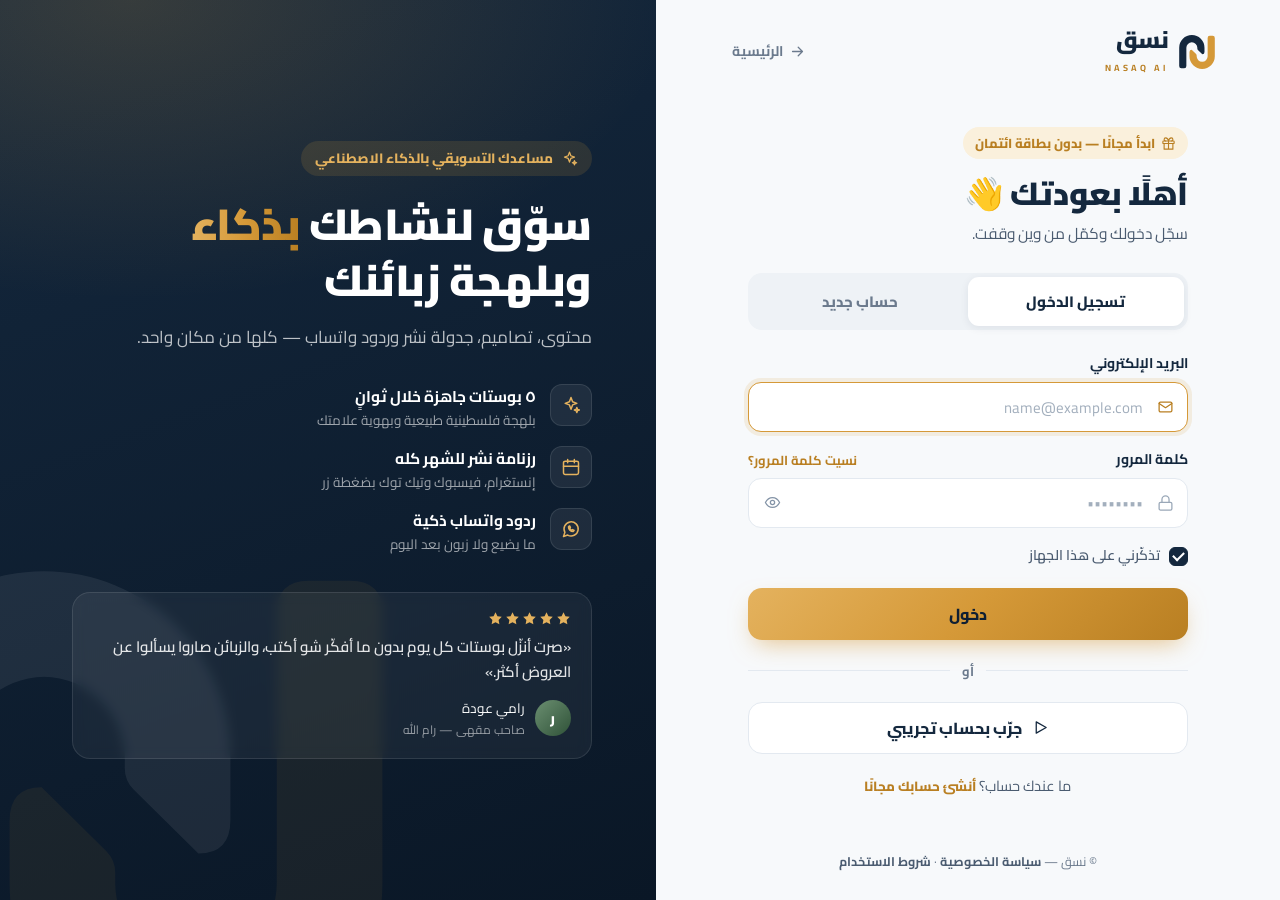
<file: app/frontend/public/auth/index.html>
<!doctype html>
<html lang="ar" dir="rtl">
<head>
<meta charset="UTF-8">
<meta name="viewport" content="width=device-width, initial-scale=1.0">
<title>تسجيل الدخول | نسق</title>
<meta name="theme-color" content="#0a1726">
<link rel="icon" type="image/svg+xml" href="data:image/svg+xml,%3Csvg xmlns='http://www.w3.org/2000/svg' viewBox='178 128 700 700'%3E%3Cpath fill='%2314283e' d='M200 400A233 233 0 0 1 666 400V478Q666 520 626 520L545 440Q533 428 534 410V400A101 101 0 0 0 332 400V738Q332 778 292 778H240Q200 778 200 738Z'/%3E%3Cpath fill='%23d59938' transform='rotate(180 528 478.5)' d='M200 400A233 233 0 0 1 666 400V478Q666 520 626 520L545 440Q533 428 534 410V400A101 101 0 0 0 332 400V738Q332 778 292 778H240Q200 778 200 738Z'/%3E%3C/svg%3E">
<link rel="preconnect" href="https://fonts.googleapis.com">
<link rel="preconnect" href="https://fonts.gstatic.com" crossorigin>
<link href="https://fonts.googleapis.com/css2?family=Cairo:wght@400;500;600;700;800;900&display=swap" rel="stylesheet">
<script src="auth.js"></script>
<script>
  (function(){
    if (!window.NasaqAuth || !NasaqAuth.current()) return;
    const q = new URLSearchParams(location.search);
    if (['verify', 'reset'].includes(q.get('mode'))) return;
    const next = NasaqAuth.safeNext(q.get('next'));
    location.replace('../dashboard/index.html' + (next || '#/overview'));
  })();
</script>
<style>
:root{
  --navy-950:#0a1726; --navy-900:#0f1f33; --navy-800:#14283e; --navy-700:#1f3b5a; --navy-600:#2b4f78;
  --gold-600:#b97f22; --gold-500:#d59938; --gold-400:#e4b25e; --gold-100:#faf0dc; --gold-50:#fdf8ee;
  --ink:#14283e; --ink-soft:#4a5b70; --muted:#6b7a8d;
  --bg:#f7f9fb; --card:#ffffff; --line:#e3e9f0;
  --danger:#d0555a; --ok:#2e9e6a;
  --shadow:0 10px 30px -10px rgba(20,40,62,.18);
}
*{box-sizing:border-box;margin:0;padding:0}
body{font-family:Cairo,system-ui,sans-serif;background:var(--bg);color:var(--ink);line-height:1.7;-webkit-font-smoothing:antialiased;min-height:100vh}
a{color:inherit;text-decoration:none}
button{font-family:inherit;cursor:pointer;border:0;background:none;color:inherit}
input,select{font-family:inherit}
svg{display:block}
.icon{width:20px;height:20px;stroke:currentColor;fill:none;stroke-width:1.8;stroke-linecap:round;stroke-linejoin:round;flex-shrink:0}
.icon-sm{width:17px;height:17px}

.shell{display:grid;grid-template-columns:minmax(0,1fr) minmax(0,1.05fr);min-height:100vh}

/* Form side */
.pane{display:flex;flex-direction:column;padding:28px clamp(20px,5vw,72px)}
.pane-top{display:flex;align-items:center;justify-content:space-between;gap:12px}
.logo{display:flex;align-items:center;gap:10px}
.logo svg{width:38px;height:38px;transition:transform .5s cubic-bezier(.34,1.56,.64,1)}
.logo:hover svg{transform:rotate(180deg)}
.logo b{font-size:23px;font-weight:900;letter-spacing:-.5px;line-height:1}
.logo small{display:block;font-size:9px;font-weight:700;letter-spacing:3px;color:var(--gold-600);direction:ltr;text-align:right;margin-top:4px}
.back{display:inline-flex;align-items:center;gap:6px;font-size:14px;font-weight:700;color:var(--muted);padding:8px 12px;border-radius:10px;transition:.2s}
.back:hover{color:var(--ink);background:#fff}
.back .icon{transform:scaleX(-1)}

.form-wrap{width:100%;max-width:440px;margin:auto;padding:40px 0}
.free-badge{display:inline-flex;align-items:center;gap:6px;font-size:13px;font-weight:800;color:var(--gold-600);background:var(--gold-100);padding:5px 12px;border-radius:999px;margin-bottom:14px}
.free-badge .icon{width:15px;height:15px}
h1{font-size:clamp(26px,3.4vw,32px);font-weight:900;line-height:1.3;letter-spacing:-.4px}
.sub{color:var(--ink-soft);margin-top:6px;font-size:15.5px}

.tabs{display:grid;grid-template-columns:1fr 1fr;background:#eef2f6;border-radius:14px;padding:4px;margin:26px 0 22px;position:relative}
.tabs button{position:relative;z-index:1;padding:10px;font-weight:800;font-size:15px;color:var(--muted);border-radius:11px;transition:color .25s}
.tabs button.on{color:var(--ink)}
.tabs .pill{position:absolute;top:4px;bottom:4px;width:calc(50% - 4px);right:4px;background:#fff;border-radius:11px;box-shadow:0 2px 8px rgba(20,40,62,.08);transition:transform .35s cubic-bezier(.34,1.3,.64,1)}
.tabs[data-mode="register"] .pill{transform:translateX(-100%)}

.view{display:none;animation:fadeUp .4s ease both}
.view.on{display:block}
@keyframes fadeUp{from{opacity:0;transform:translateY(10px)}}

.field{margin-bottom:16px}
.field label{display:flex;justify-content:space-between;align-items:center;font-size:14px;font-weight:700;margin-bottom:6px}
.field label a,.link{font-size:13px;font-weight:700;color:var(--gold-600)}
.field label a:hover,.link:hover{color:var(--navy-700)}
.field label .opt{font-weight:600;color:var(--muted);font-size:12.5px}
.control{position:relative}
.control > .icon{position:absolute;right:14px;top:50%;transform:translateY(-50%);color:#9aa8b8;pointer-events:none;transition:color .2s}
.input{width:100%;height:50px;border:1.5px solid var(--line);border-radius:13px;background:#fff;padding:0 44px 0 14px;font-size:15px;color:var(--ink);transition:border-color .2s,box-shadow .2s;outline:none}
.input::placeholder{color:#a3afbd}
.input:focus{border-color:var(--gold-500);box-shadow:0 0 0 4px rgba(213,153,56,.14)}
.control:focus-within > .icon{color:var(--gold-600)}
.input[dir="ltr"]{text-align:right}
.input[dir="ltr"]:placeholder-shown{text-align:right}
.has-eye .input{padding-left:46px}
.eye{position:absolute;left:8px;top:50%;transform:translateY(-50%);width:34px;height:34px;border-radius:9px;display:grid;place-items:center;color:#8494a7}
.eye:hover{background:#f1f4f8;color:var(--ink)}
.field.bad .input{border-color:var(--danger);box-shadow:0 0 0 4px rgba(208,85,90,.1)}
.err{display:none;font-size:12.5px;font-weight:700;color:var(--danger);margin-top:5px}
.field.bad .err{display:block}

.strength{display:flex;gap:5px;margin-top:8px}
.strength i{flex:1;height:4px;border-radius:4px;background:#e6ebf1;transition:background .3s}
.strength-label{font-size:12px;font-weight:700;color:var(--muted);margin-top:4px;min-height:18px}

.row{display:flex;align-items:center;justify-content:space-between;gap:10px;margin:4px 0 20px}
.check{display:flex;align-items:flex-start;gap:9px;font-size:14px;font-weight:600;color:var(--ink-soft);cursor:pointer;user-select:none}
.check input{appearance:none;width:19px;height:19px;border:1.5px solid #c5cfdb;border-radius:6px;display:grid;place-items:center;flex-shrink:0;margin-top:3px;cursor:pointer;transition:.2s;background:#fff}
.check input:checked{background:var(--navy-800);border-color:var(--navy-800)}
.check input:checked::after{content:"";width:5px;height:9px;border:solid #fff;border-width:0 2px 2px 0;transform:rotate(45deg) translate(-1px,-1px)}
.check a{color:var(--gold-600);font-weight:700}
.check.bad input{border-color:var(--danger)}

.btn{display:flex;align-items:center;justify-content:center;gap:10px;width:100%;height:52px;font-weight:800;font-size:16px;border-radius:14px;transition:transform .2s,box-shadow .2s,background .2s,opacity .2s}
.btn:active{transform:scale(.985)}
.btn-gold{background:linear-gradient(135deg,var(--gold-400),var(--gold-500) 50%,var(--gold-600));color:var(--navy-900);box-shadow:0 10px 24px -8px rgba(213,153,56,.6)}
.btn-gold:hover{transform:translateY(-2px);box-shadow:0 16px 30px -10px rgba(213,153,56,.7)}
.btn-navy{background:var(--navy-800);color:#fff}
.btn-navy:hover{background:var(--navy-700)}
.btn-outline{border:1.5px solid var(--line);background:#fff;color:var(--ink)}
.btn-outline:hover{border-color:var(--gold-500)}
.btn[disabled]{opacity:.7;pointer-events:none}
.btn .spin{width:20px;height:20px;border:2.5px solid currentColor;border-top-color:transparent;border-radius:50%;animation:spin .7s linear infinite;display:none}
.btn.busy .spin{display:block}
.btn.busy .lbl{display:none}
@keyframes spin{to{transform:rotate(360deg)}}

.alert{display:none;align-items:flex-start;gap:10px;background:#fdf0f0;border:1px solid #f3cfd0;color:#a33a3f;font-size:14px;font-weight:700;padding:11px 14px;border-radius:12px;margin-bottom:16px}
.alert.show{display:flex}
.alert .icon{margin-top:3px}

.or{display:flex;align-items:center;gap:12px;color:var(--muted);font-size:13px;font-weight:700;margin:20px 0}
.or::before,.or::after{content:"";flex:1;height:1px;background:var(--line)}
.switch-note{text-align:center;font-size:14.5px;color:var(--ink-soft);margin-top:20px}
.switch-note button{color:var(--gold-600);font-weight:800}
.switch-note button:hover{color:var(--navy-700)}

/* Register steps */
.steps{display:flex;align-items:center;gap:10px;margin-bottom:20px}
.step{display:flex;align-items:center;gap:8px;font-size:13.5px;font-weight:800;color:var(--muted)}
.step b{width:26px;height:26px;border-radius:50%;display:grid;place-items:center;background:#eef2f6;font-size:13px;transition:.3s}
.step.on{color:var(--ink)}
.step.on b{background:var(--navy-800);color:#fff}
.step.done b{background:var(--gold-500);color:var(--navy-900)}
.steps .bar{flex:1;height:2px;background:var(--line);border-radius:2px;overflow:hidden}
.steps .bar i{display:block;height:100%;width:0;background:var(--gold-500);transition:width .4s}
.steps.two .bar i{width:100%}
.stage{display:none}
.stage.on{display:block;animation:fadeUp .35s ease both}

.chips{display:flex;flex-wrap:wrap;gap:8px}
.chip{display:inline-flex;align-items:center;gap:7px;padding:9px 14px;border:1.5px solid var(--line);border-radius:12px;background:#fff;font-size:14px;font-weight:700;color:var(--ink-soft);transition:.2s}
.chip:hover{border-color:#c9d3de}
.chip.on{border-color:var(--gold-500);background:var(--gold-50);color:var(--ink);box-shadow:0 0 0 3px rgba(213,153,56,.12)}
.chip .icon{width:17px;height:17px}
.btn-row{display:grid;grid-template-columns:auto 1fr;gap:10px}
.btn-row .btn-outline{width:52px;padding:0}

/* Success */
.success{text-align:center;padding:10px 0}
.success .ring{width:88px;height:88px;border-radius:50%;background:var(--gold-100);display:grid;place-items:center;margin:0 auto 22px;animation:pop .6s cubic-bezier(.34,1.56,.64,1) both}
.success .ring span{width:62px;height:62px;border-radius:50%;background:linear-gradient(135deg,var(--gold-400),var(--gold-600));display:grid;place-items:center;color:var(--navy-900)}
.success .ring .icon{width:30px;height:30px;stroke-width:2.6;stroke-dasharray:30;stroke-dashoffset:30;animation:draw .5s .35s ease forwards}
@keyframes pop{from{transform:scale(.4);opacity:0}}
@keyframes draw{to{stroke-dashoffset:0}}
.perks{display:grid;gap:8px;text-align:right;background:#fff;border:1px solid var(--line);border-radius:16px;padding:16px 18px;margin:22px 0}
.perks li{list-style:none;display:flex;gap:9px;align-items:center;font-size:14.5px;font-weight:700;color:var(--ink-soft)}
.perks .icon{color:var(--gold-600);width:18px;height:18px}
.redirect-note{font-size:13px;color:var(--muted);margin-top:12px}

.pane-foot{font-size:12.5px;color:var(--muted);text-align:center}
.pane-foot a{color:var(--ink-soft);font-weight:700}
.pane-foot a:hover{color:var(--gold-600)}

/* Forgot / reset / verify */
.back-link{display:inline-flex;align-items:center;gap:6px;font-size:14px;font-weight:800;color:var(--muted);margin-bottom:18px}
.back-link:hover{color:var(--ink)}
.back-link .icon{transform:scaleX(-1)}
.state-ic{width:72px;height:72px;border-radius:22px;display:grid;place-items:center;margin:0 auto 18px}
.state-ic .icon{width:32px;height:32px}
.state-ic.gold{background:var(--gold-100);color:var(--gold-600)}
.state-ic.red{background:#fdf0f0;color:var(--danger)}
.state-ic.green{background:#e8f6ee;color:var(--ok)}
.state{text-align:center}
.state .sub{margin-bottom:22px}
.dev-link{display:block;text-align:right;background:#fff;border:1px dashed var(--gold-500);border-radius:14px;padding:14px 16px;margin:0 0 20px;font-size:13px;color:var(--ink-soft)}
.dev-link b{display:flex;align-items:center;gap:6px;color:var(--gold-600);font-size:12.5px;margin-bottom:4px}
.dev-link a{color:var(--navy-700);font-weight:800;text-decoration:underline;word-break:break-all}

/* Brand side */
.brand{position:relative;overflow:hidden;background:radial-gradient(900px 500px at 20% 0%,rgba(213,153,56,.18),transparent 60%),linear-gradient(160deg,var(--navy-800),var(--navy-950));color:#fff;padding:56px clamp(28px,5vw,72px);display:flex;flex-direction:column;justify-content:center}
.brand .bg-mark{position:absolute;width:560px;height:560px;left:-160px;bottom:-200px;opacity:.07;--mark-a:#fff;animation:rot 80s linear infinite}
@keyframes rot{to{transform:rotate(360deg)}}
.brand-inner{position:relative;max-width:520px}
.brand .eyebrow{display:inline-flex;align-items:center;gap:8px;font-size:13.5px;font-weight:800;color:var(--gold-400);background:rgba(213,153,56,.14);padding:6px 14px;border-radius:999px;margin-bottom:20px}
.brand h2{font-size:clamp(30px,3.4vw,44px);font-weight:900;line-height:1.3;letter-spacing:-.5px}
.gold-text{background:linear-gradient(90deg,var(--gold-400),var(--gold-500),var(--gold-600));-webkit-background-clip:text;background-clip:text;color:transparent}
.brand p.lead{color:rgba(255,255,255,.72);font-size:17px;margin-top:14px}
.benefits{list-style:none;display:grid;gap:14px;margin-top:32px}
.benefits li{display:flex;gap:14px;align-items:flex-start}
.benefits .ic{width:42px;height:42px;border-radius:12px;background:rgba(255,255,255,.07);border:1px solid rgba(255,255,255,.1);display:grid;place-items:center;color:var(--gold-400);flex-shrink:0}
.benefits b{display:block;font-size:15.5px}
.benefits small{display:block;color:rgba(255,255,255,.6);font-size:13.5px;line-height:1.6}
.quote{margin-top:36px;background:rgba(255,255,255,.05);border:1px solid rgba(255,255,255,.1);border-radius:18px;padding:18px 20px;backdrop-filter:blur(6px)}
.quote p{font-size:15px;color:rgba(255,255,255,.88);font-weight:600}
.quote .who{display:flex;align-items:center;gap:10px;margin-top:12px;font-size:13.5px}
.quote .av{width:36px;height:36px;border-radius:50%;background:linear-gradient(135deg,#6b8f71,#2f5238);display:grid;place-items:center;font-weight:900}
.quote .who small{display:block;color:rgba(255,255,255,.55);font-size:12px}
.stars{display:flex;gap:2px;color:var(--gold-400);margin-bottom:8px}
.stars svg{width:15px;height:15px;fill:currentColor;stroke:none}

.toast{position:fixed;bottom:26px;right:50%;transform:translate(50%,120px);background:var(--navy-800);color:#fff;padding:12px 20px;border-radius:12px;font-weight:700;font-size:14px;box-shadow:var(--shadow);transition:transform .35s;z-index:70}
.toast.show{transform:translate(50%,0)}

@media (max-width:960px){
  .shell{grid-template-columns:1fr}
  .brand{display:none}
}
@media (prefers-reduced-motion:reduce){*{animation:none!important;transition:none!important}}
</style>
</head>
<body>

<svg width="0" height="0" style="position:absolute" aria-hidden="true">
  <symbol id="nasaq-mark" viewBox="178 128 700 700">
    <path style="fill:var(--mark-a,#14283e)" d="M200 400A233 233 0 0 1 666 400V478Q666 520 626 520L545 440Q533 428 534 410V400A101 101 0 0 0 332 400V738Q332 778 292 778H240Q200 778 200 738Z"/>
    <path style="fill:var(--mark-b,#d59938)" transform="rotate(180 528 478.5)" d="M200 400A233 233 0 0 1 666 400V478Q666 520 626 520L545 440Q533 428 534 410V400A101 101 0 0 0 332 400V738Q332 778 292 778H240Q200 778 200 738Z"/>
  </symbol>
  <symbol id="i-mail" viewBox="0 0 24 24"><rect x="3" y="5" width="18" height="14" rx="2"/><path d="m3 7 9 6 9-6"/></symbol>
  <symbol id="i-lock" viewBox="0 0 24 24"><rect x="3" y="11" width="18" height="11" rx="2"/><path d="M7 11V7a5 5 0 0 1 10 0v4"/></symbol>
  <symbol id="i-user" viewBox="0 0 24 24"><circle cx="12" cy="8" r="4"/><path d="M4 21a8 8 0 0 1 16 0"/></symbol>
  <symbol id="i-store" viewBox="0 0 24 24"><path d="M3 9l1.5-5h15L21 9M3 9v11h18V9M3 9a3 3 0 0 0 6 0 3 3 0 0 0 6 0 3 3 0 0 0 6 0M10 20v-5h4v5"/></symbol>
  <symbol id="i-pin" viewBox="0 0 24 24"><path d="M20 10c0 6-8 12-8 12S4 16 4 10a8 8 0 0 1 16 0z"/><circle cx="12" cy="10" r="3"/></symbol>
  <symbol id="i-eye" viewBox="0 0 24 24"><path d="M2 12s3.5-7 10-7 10 7 10 7-3.5 7-10 7S2 12 2 12z"/><circle cx="12" cy="12" r="3"/></symbol>
  <symbol id="i-eye-off" viewBox="0 0 24 24"><path d="M17.9 17.9A10 10 0 0 1 12 19c-6.5 0-10-7-10-7a18 18 0 0 1 4.1-5.1M9.9 4.2A9 9 0 0 1 12 4c6.5 0 10 7 10 7a18 18 0 0 1-2.2 3.2M14.1 14.1a3 3 0 1 1-4.2-4.2M2 2l20 20"/></symbol>
  <symbol id="i-arrow" viewBox="0 0 24 24"><path d="M19 12H5M11 18l-6-6 6-6"/></symbol>
  <symbol id="i-arrow-r" viewBox="0 0 24 24"><path d="M5 12h14M13 6l6 6-6 6"/></symbol>
  <symbol id="i-check" viewBox="0 0 24 24"><path d="M20 6 9 17l-5-5"/></symbol>
  <symbol id="i-alert" viewBox="0 0 24 24"><circle cx="12" cy="12" r="9"/><path d="M12 8v4M12 16h.01"/></symbol>
  <symbol id="i-spark" viewBox="0 0 24 24"><path d="M12 3l1.9 5.1L19 10l-5.1 1.9L12 17l-1.9-5.1L5 10l5.1-1.9z"/><path d="M19 15l.8 2.2L22 18l-2.2.8L19 21l-.8-2.2L16 18l2.2-.8z"/></symbol>
  <symbol id="i-gift" viewBox="0 0 24 24"><rect x="3" y="8" width="18" height="4" rx="1"/><path d="M12 8v13M19 12v9H5v-9M7.5 8a2.5 2.5 0 0 1 0-5C11 3 12 8 12 8s1-5 4.5-5a2.5 2.5 0 0 1 0 5"/></symbol>
  <symbol id="i-wa" viewBox="0 0 24 24"><path d="M3 21l1.7-5A8.5 8.5 0 1 1 8 19.3z"/><path d="M9 9.5c0 3 2.5 5.5 5.5 5.5l1.2-1.3-1.8-1-1 .8a4 4 0 0 1-2.4-2.4l.8-1-1-1.8z"/></symbol>
  <symbol id="i-cal" viewBox="0 0 24 24"><rect x="3" y="5" width="18" height="16" rx="2"/><path d="M16 3v4M8 3v4M3 11h18"/></symbol>
  <symbol id="i-play" viewBox="0 0 24 24"><path d="M6 4l14 8-14 8z"/></symbol>
  <symbol id="i-food" viewBox="0 0 24 24"><path d="M3 11h18M5 11a7 7 0 0 1 14 0M12 4V2M4 15h16l-1 5H5z"/></symbol>
  <symbol id="i-scissors" viewBox="0 0 24 24"><circle cx="6" cy="6" r="3"/><circle cx="6" cy="18" r="3"/><path d="M20 4 8.1 15.9M14.5 14.5 20 20M8.1 8.1 12 12"/></symbol>
  <symbol id="i-health" viewBox="0 0 24 24"><path d="M22 12h-4l-3 9L9 3l-3 9H2"/></symbol>
  <symbol id="i-bag" viewBox="0 0 24 24"><path d="M6 2 3 6v14a2 2 0 0 0 2 2h14a2 2 0 0 0 2-2V6l-3-4z"/><path d="M3 6h18M16 10a4 4 0 0 1-8 0"/></symbol>
  <symbol id="i-brief" viewBox="0 0 24 24"><rect x="2" y="7" width="20" height="14" rx="2"/><path d="M16 21V5a2 2 0 0 0-2-2h-4a2 2 0 0 0-2 2v16"/></symbol>
  <symbol id="i-dots" viewBox="0 0 24 24"><circle cx="5" cy="12" r="1"/><circle cx="12" cy="12" r="1"/><circle cx="19" cy="12" r="1"/></symbol>
  <symbol id="i-key" viewBox="0 0 24 24"><circle cx="7.5" cy="15.5" r="4.5"/><path d="m10.7 12.3 9.8-9.8M17 6l3 3M14.5 8.5l2 2"/></symbol>
  <symbol id="i-star" viewBox="0 0 24 24"><path d="m12 2 3.1 6.3 6.9 1-5 4.9 1.2 6.8L12 17.8 5.8 21l1.2-6.8-5-4.9 6.9-1z"/></symbol>
</svg>

<div class="shell">
  <section class="pane">
    <div class="pane-top">
      <a href="../landing/index.html" class="logo" aria-label="نسق — الصفحة الرئيسية">
        <svg><use href="#nasaq-mark"/></svg>
        <span><b>نسق</b><small>NASAQ AI</small></span>
      </a>
      <a href="../landing/index.html" class="back"><svg class="icon icon-sm"><use href="#i-arrow"/></svg> الرئيسية</a>
    </div>

    <div class="form-wrap">
      <div id="authHead">
        <span class="free-badge" id="freeBadge"><svg class="icon"><use href="#i-gift"/></svg> <span>ابدأ مجانًا — بدون بطاقة ائتمان</span></span>
        <h1 id="authTitle">أهلًا بعودتك 👋</h1>
        <p class="sub" id="authSub">سجّل دخولك وكمّل من وين وقفت.</p>

        <div class="tabs" id="tabs" data-mode="login" role="tablist">
          <span class="pill" aria-hidden="true"></span>
          <button type="button" role="tab" data-mode="login" class="on">تسجيل الدخول</button>
          <button type="button" role="tab" data-mode="register">حساب جديد</button>
        </div>
      </div>

      <!-- LOGIN -->
      <form class="view on" id="loginView" novalidate>
        <div class="alert" id="loginAlert" role="alert"><svg class="icon icon-sm"><use href="#i-alert"/></svg><span></span></div>
        <div class="field">
          <label for="lEmail">البريد الإلكتروني</label>
          <div class="control"><svg class="icon icon-sm"><use href="#i-mail"/></svg><input class="input" id="lEmail" type="email" dir="ltr" autocomplete="email" placeholder="name@example.com"></div>
          <div class="err">أدخل بريدًا إلكترونيًا صحيحًا</div>
        </div>
        <div class="field">
          <label for="lPass">كلمة المرور <a href="#" id="forgot">نسيت كلمة المرور؟</a></label>
          <div class="control has-eye"><svg class="icon icon-sm"><use href="#i-lock"/></svg><input class="input" id="lPass" type="password" dir="ltr" autocomplete="current-password" placeholder="••••••••"><button type="button" class="eye" aria-label="إظهار كلمة المرور"><svg class="icon icon-sm"><use href="#i-eye"/></svg></button></div>
          <div class="err">أدخل كلمة المرور</div>
        </div>
        <div class="row">
          <label class="check"><input type="checkbox" id="lRemember" checked> تذكّرني على هذا الجهاز</label>
        </div>
        <button type="submit" class="btn btn-gold" id="loginBtn"><span class="lbl">دخول</span><span class="spin"></span></button>
        <div class="or">أو</div>
        <button type="button" class="btn btn-outline" id="demoBtn"><svg class="icon icon-sm"><use href="#i-play"/></svg> جرّب بحساب تجريبي</button>
        <p class="switch-note">ما عندك حساب؟ <button type="button" data-go="register">أنشئ حسابك مجانًا</button></p>
      </form>

      <!-- REGISTER -->
      <form class="view" id="registerView" novalidate>
        <div class="steps" id="steps">
          <span class="step on" data-s="1"><b>1</b> حسابك</span>
          <span class="bar"><i></i></span>
          <span class="step" data-s="2"><b>2</b> نشاطك التجاري</span>
        </div>
        <div class="alert" id="regAlert" role="alert"><svg class="icon icon-sm"><use href="#i-alert"/></svg><span></span></div>

        <div class="stage on" data-stage="1">
          <div class="field">
            <label for="rName">الاسم الكامل</label>
            <div class="control"><svg class="icon icon-sm"><use href="#i-user"/></svg><input class="input" id="rName" autocomplete="name" placeholder="مثال: أحمد خليل"></div>
            <div class="err">اكتب اسمك (حرفين على الأقل)</div>
          </div>
          <div class="field">
            <label for="rEmail">البريد الإلكتروني</label>
            <div class="control"><svg class="icon icon-sm"><use href="#i-mail"/></svg><input class="input" id="rEmail" type="email" dir="ltr" autocomplete="email" placeholder="name@example.com"></div>
            <div class="err">أدخل بريدًا إلكترونيًا صحيحًا</div>
          </div>
          <div class="field">
            <label for="rPass">كلمة المرور</label>
            <div class="control has-eye"><svg class="icon icon-sm"><use href="#i-lock"/></svg><input class="input" id="rPass" type="password" dir="ltr" autocomplete="new-password" placeholder="8 أحرف على الأقل"><button type="button" class="eye" aria-label="إظهار كلمة المرور"><svg class="icon icon-sm"><use href="#i-eye"/></svg></button></div>
            <div class="strength" id="strength"><i></i><i></i><i></i><i></i></div>
            <div class="strength-label" id="strengthLabel"></div>
            <div class="err">كلمة المرور لازم تكون 8 أحرف على الأقل</div>
          </div>
          <button type="button" class="btn btn-navy" id="nextBtn">متابعة <svg class="icon icon-sm"><use href="#i-arrow"/></svg></button>
        </div>

        <div class="stage" data-stage="2">
          <div class="field">
            <label for="rCompany">اسم النشاط التجاري</label>
            <div class="control"><svg class="icon icon-sm"><use href="#i-store"/></svg><input class="input" id="rCompany" autocomplete="organization" placeholder="مثال: مقهى الياسمين"></div>
            <div class="err">اكتب اسم نشاطك التجاري</div>
          </div>
          <div class="field">
            <label>نوع النشاط</label>
            <div class="chips" id="industry">
              <button type="button" class="chip on" data-v="مقاهي ومطاعم"><svg class="icon"><use href="#i-food"/></svg>مطعم / مقهى</button>
              <button type="button" class="chip" data-v="تجميل وعناية"><svg class="icon"><use href="#i-scissors"/></svg>صالون تجميل</button>
              <button type="button" class="chip" data-v="عيادات وصحة"><svg class="icon"><use href="#i-health"/></svg>عيادة</button>
              <button type="button" class="chip" data-v="متاجر إلكترونية"><svg class="icon"><use href="#i-bag"/></svg>متجر إلكتروني</button>
              <button type="button" class="chip" data-v="خدمات مهنية"><svg class="icon"><use href="#i-brief"/></svg>خدمات</button>
              <button type="button" class="chip" data-v="نشاط تجاري"><svg class="icon"><use href="#i-dots"/></svg>غير ذلك</button>
            </div>
          </div>
          <div class="field">
            <label for="rCity">المدينة <span class="opt">اختياري</span></label>
            <div class="control"><svg class="icon icon-sm"><use href="#i-pin"/></svg><input class="input" id="rCity" autocomplete="address-level2" placeholder="مثال: رام الله"></div>
          </div>
          <div class="row">
            <label class="check" id="termsWrap"><input type="checkbox" id="rTerms"> <span>أوافق على <a href="../legal/terms.html" target="_blank" rel="noopener">شروط الاستخدام</a> و<a href="../legal/privacy.html" target="_blank" rel="noopener">سياسة الخصوصية</a></span></label>
          </div>
          <div class="btn-row">
            <button type="button" class="btn btn-outline" id="backBtn" aria-label="رجوع"><svg class="icon icon-sm"><use href="#i-arrow-r"/></svg></button>
            <button type="submit" class="btn btn-gold" id="registerBtn"><span class="lbl">أنشئ حسابي المجاني</span><span class="spin"></span></button>
          </div>
        </div>
        <p class="switch-note">عندك حساب؟ <button type="button" data-go="login">سجّل دخولك</button></p>
      </form>

      <!-- SUCCESS -->
      <div class="view" id="successView">
        <div class="success">
          <div class="ring"><span><svg class="icon"><use href="#i-check"/></svg></span></div>
          <h1 id="okTitle">حسابك جاهز!</h1>
          <p class="sub" id="okSub">دخولك مجاني — ابدأ بتوليد أول محتوى لنشاطك.</p>
          <ul class="perks" id="okPerks"></ul>
          <a href="../dashboard/index.html#/overview" class="btn btn-gold" id="okGo">ادخل لوحة التحكم <svg class="icon icon-sm"><use href="#i-arrow"/></svg></a>
          <p class="redirect-note" id="okNote">رح ننقلك تلقائيًا خلال ثوانٍ…</p>
        </div>
      </div>

      <!-- FORGOT PASSWORD -->
      <form class="view" id="forgotView" novalidate>
        <button type="button" class="back-link" data-go="login"><svg class="icon icon-sm"><use href="#i-arrow-r"/></svg> رجوع لتسجيل الدخول</button>
        <div class="stage on" data-fstage="ask">
          <div class="state-ic gold"><svg class="icon"><use href="#i-key"/></svg></div>
          <h1>نسيت كلمة المرور؟</h1>
          <p class="sub" style="margin-bottom:22px">اكتب بريدك الإلكتروني وبنبعتلك رابط لتعيين كلمة مرور جديدة.</p>
          <div class="field">
            <label for="fEmail">البريد الإلكتروني</label>
            <div class="control"><svg class="icon icon-sm"><use href="#i-mail"/></svg><input class="input" id="fEmail" type="email" dir="ltr" autocomplete="email" placeholder="name@example.com"></div>
            <div class="err">أدخل بريدًا إلكترونيًا صحيحًا</div>
          </div>
          <button type="submit" class="btn btn-gold" id="forgotBtn"><span class="lbl">أرسل رابط الاستعادة</span><span class="spin"></span></button>
        </div>
        <div class="stage state" data-fstage="sent">
          <div class="state-ic green"><svg class="icon"><use href="#i-mail"/></svg></div>
          <h1>افحص بريدك 📬</h1>
          <p class="sub">إذا كان <b id="fSentTo" dir="ltr"></b> مسجّلًا عندنا، رح يوصلك رابط لإعادة تعيين كلمة المرور خلال دقائق. الرابط صالح لمدة ساعة.</p>
          <div class="dev-link" id="fDevLink" hidden><b><svg class="icon icon-sm"><use href="#i-alert"/></svg> وضع التجربة — لا يوجد خادم بريد بعد</b>هذا هو الرابط اللي كان رح يوصلك: <a href="#"></a></div>
          <button type="button" class="btn btn-outline" data-go="login">رجوع لتسجيل الدخول</button>
        </div>
      </form>

      <!-- RESET PASSWORD -->
      <form class="view" id="resetView" novalidate>
        <div class="stage on" data-rstage="form">
          <div class="state-ic gold"><svg class="icon"><use href="#i-lock"/></svg></div>
          <h1>عيّن كلمة مرور جديدة</h1>
          <p class="sub" style="margin-bottom:22px">اختر كلمة مرور قوية ما استخدمتها قبل.</p>
          <div class="alert" id="resetAlert" role="alert"><svg class="icon icon-sm"><use href="#i-alert"/></svg><span></span></div>
          <div class="field">
            <label for="nPass">كلمة المرور الجديدة</label>
            <div class="control has-eye"><svg class="icon icon-sm"><use href="#i-lock"/></svg><input class="input" id="nPass" type="password" dir="ltr" autocomplete="new-password" placeholder="8 أحرف على الأقل"><button type="button" class="eye" aria-label="إظهار كلمة المرور"><svg class="icon icon-sm"><use href="#i-eye"/></svg></button></div>
            <div class="err">كلمة المرور لازم تكون 8 أحرف على الأقل</div>
          </div>
          <div class="field">
            <label for="nPass2">تأكيد كلمة المرور</label>
            <div class="control"><svg class="icon icon-sm"><use href="#i-lock"/></svg><input class="input" id="nPass2" type="password" dir="ltr" autocomplete="new-password" placeholder="أعد كتابتها"></div>
            <div class="err">كلمتا المرور غير متطابقتين</div>
          </div>
          <button type="submit" class="btn btn-gold" id="resetBtn"><span class="lbl">احفظ كلمة المرور</span><span class="spin"></span></button>
        </div>
        <div class="stage state" data-rstage="done">
          <div class="state-ic green"><svg class="icon"><use href="#i-check"/></svg></div>
          <h1>تم تغيير كلمة المرور</h1>
          <p class="sub">صار فيك تسجّل دخولك بكلمة المرور الجديدة.</p>
          <button type="button" class="btn btn-gold" data-go="login">سجّل دخولك</button>
        </div>
        <div class="stage state" data-rstage="bad">
          <div class="state-ic red"><svg class="icon"><use href="#i-alert"/></svg></div>
          <h1>الرابط غير صالح</h1>
          <p class="sub">يمكن انتهت صلاحيته أو استُخدم قبل. اطلب رابطًا جديدًا.</p>
          <button type="button" class="btn btn-gold" data-go="forgot">اطلب رابطًا جديدًا</button>
        </div>
      </form>

      <!-- VERIFY EMAIL -->
      <div class="view" id="verifyView">
        <div class="stage state" data-vstage="ok">
          <div class="state-ic green"><svg class="icon"><use href="#i-check"/></svg></div>
          <h1>تم تأكيد بريدك ✅</h1>
          <p class="sub" id="vOkSub">شكرًا! حسابك صار مفعّلًا بالكامل.</p>
          <a class="btn btn-gold" id="vGo" href="../dashboard/index.html#/overview">ادخل لوحة التحكم <svg class="icon icon-sm"><use href="#i-arrow"/></svg></a>
        </div>
        <div class="stage state" data-vstage="bad">
          <div class="state-ic red"><svg class="icon"><use href="#i-alert"/></svg></div>
          <h1>رابط التأكيد غير صالح</h1>
          <p class="sub">يمكن استُخدم قبل أو انتهت صلاحيته. فيك تطلب رابطًا جديدًا من لوحة التحكم.</p>
          <a class="btn btn-gold" href="../dashboard/index.html#/overview">رجوع للوحة التحكم</a>
        </div>
      </div>
    </div>

    <p class="pane-foot">© نسق — <a href="../legal/privacy.html">سياسة الخصوصية</a> · <a href="../legal/terms.html">شروط الاستخدام</a></p>
  </section>

  <aside class="brand" aria-hidden="true">
    <svg class="bg-mark"><use href="#nasaq-mark"/></svg>
    <div class="brand-inner">
      <span class="eyebrow"><svg class="icon icon-sm"><use href="#i-spark"/></svg> مساعدك التسويقي بالذكاء الاصطناعي</span>
      <h2>سوّق لنشاطك <span class="gold-text">بذكاء</span><br>وبلهجة زبائنك</h2>
      <p class="lead">محتوى، تصاميم، جدولة نشر وردود واتساب — كلها من مكان واحد.</p>
      <ul class="benefits">
        <li><span class="ic"><svg class="icon"><use href="#i-spark"/></svg></span><div><b>٥ بوستات جاهزة خلال ثوانٍ</b><small>بلهجة فلسطينية طبيعية وبهوية علامتك</small></div></li>
        <li><span class="ic"><svg class="icon"><use href="#i-cal"/></svg></span><div><b>رزنامة نشر للشهر كله</b><small>إنستغرام، فيسبوك وتيك توك بضغطة زر</small></div></li>
        <li><span class="ic"><svg class="icon"><use href="#i-wa"/></svg></span><div><b>ردود واتساب ذكية</b><small>ما يضيع ولا زبون بعد اليوم</small></div></li>
      </ul>
      <div class="quote">
        <div class="stars"><svg><use href="#i-star"/></svg><svg><use href="#i-star"/></svg><svg><use href="#i-star"/></svg><svg><use href="#i-star"/></svg><svg><use href="#i-star"/></svg></div>
        <p>«صرت أنزّل بوستات كل يوم بدون ما أفكّر شو أكتب، والزبائن صاروا يسألوا عن العروض أكثر.»</p>
        <div class="who"><span class="av">ر</span><div>رامي عودة<small>صاحب مقهى — رام الله</small></div></div>
      </div>
    </div>
  </aside>
</div>

<div class="toast" id="toast"></div>

<script>
(function(){
  const $ = (s, r = document) => r.querySelector(s);
  const $$ = (s, r = document) => [...r.querySelectorAll(s)];
  const Auth = window.NasaqAuth;
  const params = new URLSearchParams(location.search);
  const next = Auth.safeNext(params.get('next'));
  const planParam = params.get('plan') === 'pro' ? 'pro' : 'free';
  const DASH = '../dashboard/index.html';
  const EMAIL_RE = /^[^\s@]+@[^\s@]+\.[^\s@]{2,}$/;

  let toastT;
  function toast(msg){
    const t = $('#toast'); t.textContent = msg; t.classList.add('show');
    clearTimeout(toastT); toastT = setTimeout(() => t.classList.remove('show'), 2800);
  }

  const COPY = {
    login:{ title:'أهلًا بعودتك 👋', sub:'سجّل دخولك وكمّل من وين وقفت.', doc:'تسجيل الدخول' },
    register:{ title:'أنشئ حسابك المجاني', sub:'دقيقة وحدة وبتكون جاهز تولّد أول محتوى لنشاطك.', doc:'إنشاء حساب' }
  };
  if (planParam === 'pro'){
    COPY.register.title = 'جرّب الاحترافي ١٤ يومًا';
    COPY.register.sub = 'كل مزايا الباقة الاحترافية مجانًا لمدة ١٤ يومًا — بدون بطاقة.';
    $('#freeBadge span').textContent = 'تجربة مجانية ١٤ يومًا — بدون بطاقة';
    $('#registerBtn .lbl').textContent = 'ابدأ التجربة المجانية';
  }

  const SCREENS = { forgot:'#forgotView', reset:'#resetView', verify:'#verifyView' };
  const SCREEN_DOC = { forgot:'استعادة كلمة المرور', reset:'كلمة مرور جديدة', verify:'تأكيد البريد' };

  function showStage(view, attr, name){
    $$(`${view} [data-${attr}]`).forEach(s => s.classList.toggle('on', s.dataset[attr] === name));
  }

  function setScreen(mode, push = true){
    $('#authHead').style.display = 'none';
    $$('.view').forEach(v => v.classList.toggle('on', v.matches(SCREENS[mode])));
    document.title = `${SCREEN_DOC[mode]} | نسق`;
    if (push){
      const q = new URLSearchParams({ mode });
      if (next) q.set('next', next);
      history.replaceState(null, '', `${location.pathname}?${q}`);
    }
    if (mode === 'forgot'){
      showStage('#forgotView', 'fstage', 'ask');
      const e = $('#lEmail').value.trim();
      if (e && !$('#fEmail').value) $('#fEmail').value = e;
      setTimeout(() => $('#fEmail').focus(), 60);
    }
  }

  function setMode(mode, push = true){
    if (SCREENS[mode]) return setScreen(mode, push);
    if (!COPY[mode]) mode = 'login';
    $('#authHead').style.display = '';
    $$('#forgotView, #resetView, #verifyView').forEach(v => v.classList.remove('on'));
    if (push){ params.delete('token'); }
    $('#tabs').dataset.mode = mode;
    $$('#tabs button').forEach(b => { const on = b.dataset.mode === mode; b.classList.toggle('on', on); b.setAttribute('aria-selected', on); });
    $('#loginView').classList.toggle('on', mode === 'login');
    $('#registerView').classList.toggle('on', mode === 'register');
    $('#authTitle').textContent = COPY[mode].title;
    $('#authSub').textContent = COPY[mode].sub;
    document.title = `${COPY[mode].doc} | نسق`;
    if (push){
      params.set('mode', mode);
      history.replaceState(null, '', `${location.pathname}?${params}`);
    }
    setTimeout(() => { const f = $(mode === 'login' ? '#lEmail' : '#registerView .stage.on .input'); f && f.focus(); }, 60);
  }

  $$('#tabs button').forEach(b => b.addEventListener('click', () => setMode(b.dataset.mode)));
  $$('[data-go]').forEach(b => b.addEventListener('click', () => setMode(b.dataset.go)));

  $$('.eye').forEach(b => b.addEventListener('click', () => {
    const inp = b.parentElement.querySelector('input');
    const show = inp.type === 'password';
    inp.type = show ? 'text' : 'password';
    b.innerHTML = `<svg class="icon icon-sm"><use href="#${show ? 'i-eye-off' : 'i-eye'}"/></svg>`;
    b.setAttribute('aria-label', show ? 'إخفاء كلمة المرور' : 'إظهار كلمة المرور');
  }));

  function fieldOf(input){ return input.closest('.field'); }
  function setBad(input, bad){ fieldOf(input).classList.toggle('bad', bad); return !bad; }
  $$('.input').forEach(i => i.addEventListener('input', () => fieldOf(i).classList.remove('bad')));

  function showAlert(id, msg){ const a = $(id); a.querySelector('span').textContent = msg; a.classList.toggle('show', !!msg); }

  function busy(btn, on){ btn.classList.toggle('busy', on); btn.disabled = on; }

  function goDashboard(){ location.href = DASH + (next || '#/overview'); }

  /* ---- Login ---- */
  $('#loginView').addEventListener('submit', async e => {
    e.preventDefault();
    showAlert('#loginAlert', '');
    const email = $('#lEmail'), pass = $('#lPass');
    const ok = [setBad(email, !EMAIL_RE.test(email.value.trim())), setBad(pass, !pass.value)].every(Boolean);
    if (!ok) return;
    busy($('#loginBtn'), true);
    try {
      if (next) sessionStorage.setItem('nasaq-next', next);
      await Auth.login();
    } catch (err){
      busy($('#loginBtn'), false);
      showAlert('#loginAlert', 'البريد الإلكتروني أو كلمة المرور غير صحيحة.');
      pass.select();
    }
  });

  $('#forgot').addEventListener('click', e => { e.preventDefault(); setMode('forgot'); });

  /* ---- Forgot / reset / verify ---- */
  $('#forgotView').addEventListener('submit', async e => {
    e.preventDefault();
    const email = $('#fEmail');
    if (!setBad(email, !EMAIL_RE.test(email.value.trim()))) return;
    location.href = '/login';
    return;
    const token = null;
    $('#fSentTo').textContent = email.value.trim();
    const dev = $('#fDevLink');
    dev.hidden = !token;
    if (token){
      const a = dev.querySelector('a');
      a.href = `?mode=reset&token=${token}`;
      a.textContent = 'افتح رابط تعيين كلمة المرور';
    }
    showStage('#forgotView', 'fstage', 'sent');
  });

  const token = params.get('token') || '';

  $('#resetView').addEventListener('submit', async e => {
    e.preventDefault();
    showAlert('#resetAlert', '');
    const p1 = $('#nPass'), p2 = $('#nPass2');
    const ok = [setBad(p1, p1.value.length < 8), setBad(p2, p2.value !== p1.value)].every(Boolean);
    if (!ok) return;
    busy($('#resetBtn'), true);
    try {
      location.href = '/login'; const user = null;
      $('#lEmail').value = user.email;
      showStage('#resetView', 'rstage', 'done');
    } catch (err){
      showStage('#resetView', 'rstage', 'bad');
    }
    busy($('#resetBtn'), false);
  });

  function initScreen(mode){
    if (mode === 'reset'){
      location.replace('/login');
      setTimeout(() => $('#nPass').focus(), 60);
    }
    if (mode === 'verify'){
      try {
        location.replace('/login'); const u = null;
        $('#vOkSub').textContent = `شكرًا ${u.name.split(/\s+/)[0]}! تم تأكيد ${u.email} وحسابك صار مفعّلًا بالكامل.`;
        if (!Auth.current()) { $('#vGo').href = '?mode=login'; $('#vGo').innerHTML = 'سجّل دخولك'; }
        showStage('#verifyView', 'vstage', 'ok');
      } catch (err){
        showStage('#verifyView', 'vstage', 'bad');
      }
    }
  }

  const DEMO = { name:'وليد', email:'demo@nasaq.ps', password:'nasaq-demo', company:'مقهى الياسمين', industry:'مقاهي ومطاعم', city:'رام الله', plan:'pro', demo:true };
  $('#demoBtn').addEventListener('click', async () => {
    const b = $('#demoBtn'); b.disabled = true;
    if (next) sessionStorage.setItem('nasaq-next', next);
    await Auth.login();
  });

  /* ---- Register ---- */
  const LEVELS = [
    { c:'#e6ebf1', t:'' },
    { c:'#d0555a', t:'ضعيفة' },
    { c:'#e4a23b', t:'مقبولة' },
    { c:'#8fbf5a', t:'جيدة' },
    { c:'#2e9e6a', t:'قوية جدًا' }
  ];
  function score(p){
    if (!p) return 0;
    let s = p.length >= 8 ? 1 : 0;
    if (/[a-z]/.test(p) && /[A-Z]/.test(p)) s++;
    if (/\d/.test(p)) s++;
    if (/[^A-Za-z0-9]/.test(p) || p.length >= 12) s++;
    return Math.max(1, s);
  }
  $('#rPass').addEventListener('input', e => {
    const s = score(e.target.value);
    $$('#strength i').forEach((i, k) => i.style.background = k < s ? LEVELS[s].c : LEVELS[0].c);
    $('#strengthLabel').textContent = s ? `قوة كلمة المرور: ${LEVELS[s].t}` : '';
    $('#strengthLabel').style.color = LEVELS[s].c === LEVELS[0].c ? '' : LEVELS[s].c;
  });

  function setStage(n){
    $$('#registerView .stage').forEach(s => s.classList.toggle('on', +s.dataset.stage === n));
    $('#steps').classList.toggle('two', n === 2);
    $$('.step').forEach(s => {
      const k = +s.dataset.s;
      s.classList.toggle('on', k === n);
      s.classList.toggle('done', k < n);
      s.querySelector('b').innerHTML = k < n ? '<svg class="icon" style="width:14px;height:14px;stroke-width:3"><use href="#i-check"/></svg>' : k;
    });
    showAlert('#regAlert', '');
    setTimeout(() => { const f = $('#registerView .stage.on .input'); f && f.focus(); }, 60);
  }

  function validateStage1(){
    const n = $('#rName'), e = $('#rEmail'), p = $('#rPass');
    return [
      setBad(n, n.value.trim().length < 2),
      setBad(e, !EMAIL_RE.test(e.value.trim())),
      setBad(p, p.value.length < 8)
    ].every(Boolean);
  }

  $('#nextBtn').addEventListener('click', () => { if (validateStage1()) setStage(2); });
  $('#backBtn').addEventListener('click', () => setStage(1));
  $$('.stage[data-stage="1"] .input').forEach(i => i.addEventListener('keydown', e => {
    if (e.key === 'Enter'){ e.preventDefault(); $('#nextBtn').click(); }
  }));

  $$('#industry .chip').forEach(c => c.addEventListener('click', () => {
    $$('#industry .chip').forEach(x => x.classList.toggle('on', x === c));
  }));

  $('#registerView').addEventListener('submit', async e => {
    e.preventDefault();
    if ($('#registerView .stage.on').dataset.stage === '1'){ $('#nextBtn').click(); return; }
    if (!validateStage1()){ setStage(1); return; }
    const company = $('#rCompany');
    const okCompany = setBad(company, company.value.trim().length < 2);
    const okTerms = $('#rTerms').checked;
    $('#termsWrap').classList.toggle('bad', !okTerms);
    if (!okCompany) return;
    if (!okTerms){ showAlert('#regAlert', 'لازم توافق على شروط الاستخدام حتى نكمّل.'); return; }

    busy($('#registerBtn'), true);
    try {
      try { sessionStorage.setItem('nasaq-welcome', '1'); if (next) sessionStorage.setItem('nasaq-next', next); } catch (x) {}
      const user = await Auth.register({
        name:$('#rName').value,
        email:$('#rEmail').value,
        password:$('#rPass').value,
        company:company.value,
        industry:$('#industry .chip.on').dataset.v,
        city:$('#rCity').value,
        plan:planParam
      });
      showSuccess(user);
    } catch (err){
      busy($('#registerBtn'), false);
      if (err.message === 'EMAIL_TAKEN'){
        setStage(1);
        setBad($('#rEmail'), true);
        showAlert('#regAlert', 'هذا البريد مسجّل عندنا مسبقًا — جرّب تسجيل الدخول.');
      } else {
        showAlert('#regAlert', 'صار خطأ غير متوقع، جرّب مرة ثانية.');
      }
    }
  });
  $('#termsWrap input').addEventListener('change', () => { $('#termsWrap').classList.remove('bad'); showAlert('#regAlert', ''); });

  function showSuccess(user){
    const plan = Auth.plan(user);
    const first = user.name.split(/\s+/)[0];
    $('#authHead').style.display = 'none';
    $$('.view').forEach(v => v.classList.remove('on'));
    $('#successView').classList.add('on');
    $('#okTitle').textContent = `أهلًا ${first}، حسابك جاهز! 🎉`;
    $('#okSub').textContent = plan.trial
      ? `فعّلنا لك تجربة «${plan.name}» مجانًا لمدة ${plan.daysLeft} يومًا.`
      : `أنت على باقة «${plan.name}» المجانية — بدون أي رسوم.`;
    const perks = plan.trial
      ? ['توليدات AI غير محدودة', 'جدولة نشر غير محدودة', 'ردود واتساب ذكية']
      : ['١٠ توليدات AI شهريًا', `${plan.posts.toLocaleString('ar-EG')} منشورًا قابلًا للجدولة`, 'صندوق واتساب حتى ٥٠ محادثة'];
    $('#okPerks').innerHTML = perks.map(p => `<li><svg class="icon"><use href="#i-check"/></svg>${p}</li>`).join('');
    $('#okGo').href = DASH + (next || '#/overview');
    document.title = 'مرحبًا بك | نسق';
    setTimeout(goDashboard, 2600);
  }

  const startMode = params.get('mode');
  if (SCREENS[startMode]){ setScreen(startMode, false); initScreen(startMode); }
  else setMode(startMode === 'register' ? 'register' : 'login', false);
})();
</script>
</body>
</html>
</file>
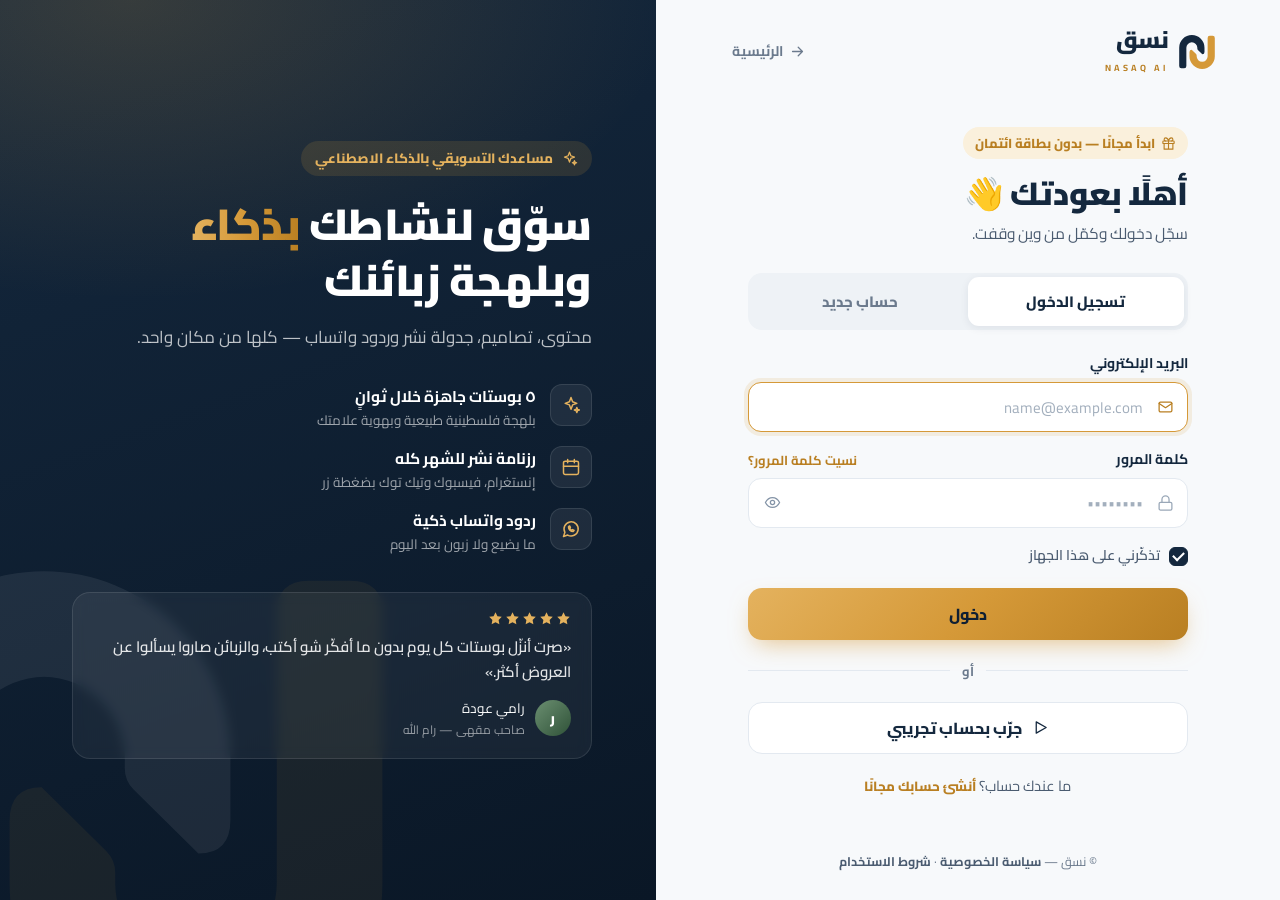
<file: app/frontend/public/dashboard/index.html>
<!doctype html>
<html lang="ar" dir="rtl">
<head>
<meta charset="UTF-8">
<meta name="viewport" content="width=device-width, initial-scale=1.0">
<title>لوحة التحكم | نسق</title>
<meta name="robots" content="noindex">
<meta name="theme-color" content="#0a1726">
<link rel="icon" type="image/svg+xml" href="data:image/svg+xml,%3Csvg xmlns='http://www.w3.org/2000/svg' viewBox='178 128 700 700'%3E%3Cpath fill='%2314283e' d='M200 400A233 233 0 0 1 666 400V478Q666 520 626 520L545 440Q533 428 534 410V400A101 101 0 0 0 332 400V738Q332 778 292 778H240Q200 778 200 738Z'/%3E%3Cpath fill='%23d59938' transform='rotate(180 528 478.5)' d='M200 400A233 233 0 0 1 666 400V478Q666 520 626 520L545 440Q533 428 534 410V400A101 101 0 0 0 332 400V738Q332 778 292 778H240Q200 778 200 738Z'/%3E%3C/svg%3E">
<link rel="preconnect" href="https://fonts.googleapis.com">
<link rel="preconnect" href="https://fonts.gstatic.com" crossorigin>
<link href="https://fonts.googleapis.com/css2?family=Cairo:wght@400;500;600;700;800;900&display=swap" rel="stylesheet">
<script src="../auth/auth.js"></script>
<script>NasaqAuth.guard('../auth/index.html');</script>
<link rel="stylesheet" href="css/app.css">
<script>
  try{
    if(localStorage.getItem('nasaq-theme')==='dark')document.documentElement.classList.add('dark');
    if(localStorage.getItem('nasaq-collapsed')==='1')document.documentElement.classList.add('collapsed');
  }catch(e){}
</script>
</head>
<body>

<svg width="0" height="0" style="position:absolute" aria-hidden="true">
  <symbol id="nasaq-mark" viewBox="178 128 700 700">
    <path style="fill:var(--mark-a,#14283e)" d="M200 400A233 233 0 0 1 666 400V478Q666 520 626 520L545 440Q533 428 534 410V400A101 101 0 0 0 332 400V738Q332 778 292 778H240Q200 778 200 738Z"/>
    <path style="fill:var(--mark-b,#d59938)" transform="rotate(180 528 478.5)" d="M200 400A233 233 0 0 1 666 400V478Q666 520 626 520L545 440Q533 428 534 410V400A101 101 0 0 0 332 400V738Q332 778 292 778H240Q200 778 200 738Z"/>
  </symbol>
  <symbol id="i-home" viewBox="0 0 24 24"><path d="M3 10.5 12 3l9 7.5V20a1 1 0 0 1-1 1h-5v-6H9v6H4a1 1 0 0 1-1-1z"/></symbol>
  <symbol id="i-spark" viewBox="0 0 24 24"><path d="M12 3l1.9 5.1L19 10l-5.1 1.9L12 17l-1.9-5.1L5 10l5.1-1.9z"/><path d="M19 15l.8 2.2L22 18l-2.2.8L19 21l-.8-2.2L16 18l2.2-.8z"/></symbol>
  <symbol id="i-cal" viewBox="0 0 24 24"><rect x="3" y="5" width="18" height="16" rx="2"/><path d="M16 3v4M8 3v4M3 11h18"/></symbol>
  <symbol id="i-folder" viewBox="0 0 24 24"><path d="M3 7a2 2 0 0 1 2-2h4l2 2h8a2 2 0 0 1 2 2v9a2 2 0 0 1-2 2H5a2 2 0 0 1-2-2z"/></symbol>
  <symbol id="i-wa" viewBox="0 0 24 24"><path d="M3 21l1.7-5A8.5 8.5 0 1 1 8 19.3z"/><path d="M9 9.5c0 3 2.5 5.5 5.5 5.5l1.2-1.3-1.8-1-1 .8a4 4 0 0 1-2.4-2.4l.8-1-1-1.8z"/></symbol>
  <symbol id="i-bot" viewBox="0 0 24 24"><rect x="4" y="8" width="16" height="12" rx="3"/><path d="M12 4v4M9 13v1M15 13v1M9 17h6"/><circle cx="12" cy="3.5" r=".5"/></symbol>
  <symbol id="i-zap" viewBox="0 0 24 24"><path d="M13 2 4 14h7l-1 8 9-12h-7z"/></symbol>
  <symbol id="i-mega" viewBox="0 0 24 24"><path d="M3 11v2a1 1 0 0 0 1 1h3l5 4V6L7 10H4a1 1 0 0 0-1 1z"/><path d="M16 8.5a5 5 0 0 1 0 7M19 5.5a9 9 0 0 1 0 13"/></symbol>
  <symbol id="i-chart" viewBox="0 0 24 24"><path d="M3 3v18h18"/><path d="m7 15 4-4 3 3 5-6"/></symbol>
  <symbol id="i-palette" viewBox="0 0 24 24"><path d="M12 3a9 9 0 1 0 0 18c1.1 0 2-.9 2-2 0-.5-.2-1-.5-1.3-.3-.4-.5-.8-.5-1.3 0-1.1.9-2 2-2h2.4A4.6 4.6 0 0 0 22 9.8C22 6 17.5 3 12 3z"/><circle cx="7.5" cy="11" r="1"/><circle cx="10" cy="7" r="1"/><circle cx="15" cy="7" r="1"/></symbol>
  <symbol id="i-gear" viewBox="0 0 24 24"><circle cx="12" cy="12" r="3"/><path d="M19.4 15a1.7 1.7 0 0 0 .3 1.8l.1.1a2 2 0 1 1-2.8 2.8l-.1-.1a1.7 1.7 0 0 0-1.8-.3 1.7 1.7 0 0 0-1 1.5V21a2 2 0 1 1-4 0v-.1a1.7 1.7 0 0 0-1.1-1.5 1.7 1.7 0 0 0-1.8.3l-.1.1a2 2 0 1 1-2.8-2.8l.1-.1a1.7 1.7 0 0 0 .3-1.8 1.7 1.7 0 0 0-1.5-1H3a2 2 0 1 1 0-4h.1a1.7 1.7 0 0 0 1.5-1.1 1.7 1.7 0 0 0-.3-1.8l-.1-.1a2 2 0 1 1 2.8-2.8l.1.1a1.7 1.7 0 0 0 1.8.3H9a1.7 1.7 0 0 0 1-1.5V3a2 2 0 1 1 4 0v.1a1.7 1.7 0 0 0 1 1.5 1.7 1.7 0 0 0 1.8-.3l.1-.1a2 2 0 1 1 2.8 2.8l-.1.1a1.7 1.7 0 0 0-.3 1.8V9a1.7 1.7 0 0 0 1.5 1H21a2 2 0 1 1 0 4h-.1a1.7 1.7 0 0 0-1.5 1z"/></symbol>
  <symbol id="i-search" viewBox="0 0 24 24"><circle cx="11" cy="11" r="7"/><path d="m20 20-3.5-3.5"/></symbol>
  <symbol id="i-bell" viewBox="0 0 24 24"><path d="M6 8a6 6 0 1 1 12 0c0 7 3 9 3 9H3s3-2 3-9"/><path d="M10.3 21a1.9 1.9 0 0 0 3.4 0"/></symbol>
  <symbol id="i-plus" viewBox="0 0 24 24"><path d="M12 5v14M5 12h14"/></symbol>
  <symbol id="i-moon" viewBox="0 0 24 24"><path d="M21 12.8A9 9 0 1 1 11.2 3a7 7 0 0 0 9.8 9.8z"/></symbol>
  <symbol id="i-sun" viewBox="0 0 24 24"><circle cx="12" cy="12" r="4"/><path d="M12 2v2M12 20v2M4.9 4.9l1.4 1.4M17.7 17.7l1.4 1.4M2 12h2M20 12h2M4.9 19.1l1.4-1.4M17.7 6.3l1.4-1.4"/></symbol>
  <symbol id="i-chev" viewBox="0 0 24 24"><path d="m6 9 6 6 6-6"/></symbol>
  <symbol id="i-chev-l" viewBox="0 0 24 24"><path d="m15 18-6-6 6-6"/></symbol>
  <symbol id="i-chev-r" viewBox="0 0 24 24"><path d="m9 18 6-6-6-6"/></symbol>
  <symbol id="i-menu" viewBox="0 0 24 24"><path d="M4 6h16M4 12h16M4 18h16"/></symbol>
  <symbol id="i-x" viewBox="0 0 24 24"><path d="M18 6 6 18M6 6l12 12"/></symbol>
  <symbol id="i-check" viewBox="0 0 24 24"><path d="M20 6 9 17l-5-5"/></symbol>
  <symbol id="i-copy" viewBox="0 0 24 24"><rect x="9" y="9" width="12" height="12" rx="2"/><path d="M5 15H4a1 1 0 0 1-1-1V4a1 1 0 0 1 1-1h10a1 1 0 0 1 1 1v1"/></symbol>
  <symbol id="i-refresh" viewBox="0 0 24 24"><path d="M21 12a9 9 0 0 1-15.5 6.2L3 16M3 12a9 9 0 0 1 15.5-6.2L21 8"/><path d="M21 3v5h-5M3 21v-5h5"/></symbol>
  <symbol id="i-send" viewBox="0 0 24 24"><path d="M22 2 11 13M22 2l-7 20-4-9-9-4z"/></symbol>
  <symbol id="i-upload" viewBox="0 0 24 24"><path d="M21 15v4a2 2 0 0 1-2 2H5a2 2 0 0 1-2-2v-4M17 8l-5-5-5 5M12 3v12"/></symbol>
  <symbol id="i-download" viewBox="0 0 24 24"><path d="M21 15v4a2 2 0 0 1-2 2H5a2 2 0 0 1-2-2v-4M7 10l5 5 5-5M12 15V3"/></symbol>
  <symbol id="i-image" viewBox="0 0 24 24"><rect x="3" y="3" width="18" height="18" rx="2"/><circle cx="9" cy="9" r="2"/><path d="m21 15-5-5L5 21"/></symbol>
  <symbol id="i-video" viewBox="0 0 24 24"><rect x="2" y="6" width="14" height="12" rx="2"/><path d="m22 8-6 4 6 4z"/></symbol>
  <symbol id="i-file" viewBox="0 0 24 24"><path d="M14 3H6a2 2 0 0 0-2 2v14a2 2 0 0 0 2 2h12a2 2 0 0 0 2-2V9z"/><path d="M14 3v6h6M8 13h8M8 17h5"/></symbol>
  <symbol id="i-layers" viewBox="0 0 24 24"><path d="m12 2 10 5-10 5L2 7z"/><path d="m2 17 10 5 10-5M2 12l10 5 10-5"/></symbol>
  <symbol id="i-music" viewBox="0 0 24 24"><path d="M9 18V5l12-2v13"/><circle cx="6" cy="18" r="3"/><circle cx="18" cy="16" r="3"/></symbol>
  <symbol id="i-eye" viewBox="0 0 24 24"><path d="M2 12s3.5-7 10-7 10 7 10 7-3.5 7-10 7S2 12 2 12z"/><circle cx="12" cy="12" r="3"/></symbol>
  <symbol id="i-heart" viewBox="0 0 24 24"><path d="M20.8 4.6a5.5 5.5 0 0 0-7.8 0L12 5.7l-1-1.1a5.5 5.5 0 0 0-7.8 7.8L12 21l8.8-8.6a5.5 5.5 0 0 0 0-7.8z"/></symbol>
  <symbol id="i-users" viewBox="0 0 24 24"><path d="M17 21v-2a4 4 0 0 0-4-4H5a4 4 0 0 0-4 4v2"/><circle cx="9" cy="7" r="4"/><path d="M23 21v-2a4 4 0 0 0-3-3.9M16 3.1a4 4 0 0 1 0 7.8"/></symbol>
  <symbol id="i-user" viewBox="0 0 24 24"><circle cx="12" cy="8" r="4"/><path d="M4 21a8 8 0 0 1 16 0"/></symbol>
  <symbol id="i-clock" viewBox="0 0 24 24"><circle cx="12" cy="12" r="9"/><path d="M12 7v5l3 2"/></symbol>
  <symbol id="i-edit" viewBox="0 0 24 24"><path d="M12 20h9"/><path d="M16.5 3.5a2.1 2.1 0 0 1 3 3L7 19l-4 1 1-4z"/></symbol>
  <symbol id="i-trash" viewBox="0 0 24 24"><path d="M3 6h18M8 6V4a2 2 0 0 1 2-2h4a2 2 0 0 1 2 2v2M19 6l-1 14a2 2 0 0 1-2 2H8a2 2 0 0 1-2-2L5 6"/></symbol>
  <symbol id="i-more" viewBox="0 0 24 24"><circle cx="12" cy="5" r="1"/><circle cx="12" cy="12" r="1"/><circle cx="12" cy="19" r="1"/></symbol>
  <symbol id="i-link" viewBox="0 0 24 24"><path d="M10 13a5 5 0 0 0 7.5.5l3-3a5 5 0 0 0-7-7l-1.7 1.7"/><path d="M14 11a5 5 0 0 0-7.5-.5l-3 3a5 5 0 0 0 7 7l1.7-1.7"/></symbol>
  <symbol id="i-play" viewBox="0 0 24 24"><path d="M6 4l14 8-14 8z"/></symbol>
  <symbol id="i-target" viewBox="0 0 24 24"><circle cx="12" cy="12" r="9"/><circle cx="12" cy="12" r="5"/><circle cx="12" cy="12" r="1"/></symbol>
  <symbol id="i-coin" viewBox="0 0 24 24"><circle cx="12" cy="12" r="9"/><path d="M15 9.5c-.5-1-1.6-1.5-3-1.5-1.9 0-3 .9-3 2s1 1.7 3 2 3 .9 3 2-1.1 2-3 2c-1.4 0-2.5-.5-3-1.5M12 6v2M12 16v2"/></symbol>
  <symbol id="i-msg" viewBox="0 0 24 24"><path d="M21 15a2 2 0 0 1-2 2H7l-4 4V5a2 2 0 0 1 2-2h14a2 2 0 0 1 2 2z"/></symbol>
  <symbol id="i-up" viewBox="0 0 24 24"><path d="m3 17 6-6 4 4 8-8M15 7h6v6"/></symbol>
  <symbol id="i-down" viewBox="0 0 24 24"><path d="m3 7 6 6 4-4 8 8M15 17h6v-6"/></symbol>
  <symbol id="i-logout" viewBox="0 0 24 24"><path d="M9 21H5a2 2 0 0 1-2-2V5a2 2 0 0 1 2-2h4M16 17l5-5-5-5M21 12H9"/></symbol>
  <symbol id="i-help" viewBox="0 0 24 24"><circle cx="12" cy="12" r="9"/><path d="M9.1 9a3 3 0 0 1 5.8 1c0 2-3 3-3 3M12 17h.01"/></symbol>
  <symbol id="i-sidebar" viewBox="0 0 24 24"><rect x="3" y="3" width="18" height="18" rx="2"/><path d="M15 3v18"/></symbol>
  <symbol id="i-grid" viewBox="0 0 24 24"><rect x="3" y="3" width="7" height="7" rx="1"/><rect x="14" y="3" width="7" height="7" rx="1"/><rect x="3" y="14" width="7" height="7" rx="1"/><rect x="14" y="14" width="7" height="7" rx="1"/></symbol>
  <symbol id="i-list" viewBox="0 0 24 24"><path d="M8 6h13M8 12h13M8 18h13M3 6h.01M3 12h.01M3 18h.01"/></symbol>
  <symbol id="i-wand" viewBox="0 0 24 24"><path d="m15 4 5 5L8 21l-5-5zM12 7l5 5M5 2v3M3.5 3.5h3M19 15v3M17.5 16.5h3"/></symbol>
  <symbol id="i-shield" viewBox="0 0 24 24"><path d="M12 22s8-4 8-10V5l-8-3-8 3v7c0 6 8 10 8 10z"/><path d="m9 12 2 2 4-4"/></symbol>
  <symbol id="i-card" viewBox="0 0 24 24"><rect x="2" y="5" width="20" height="14" rx="2"/><path d="M2 10h20M6 15h4"/></symbol>
  <symbol id="i-plug" viewBox="0 0 24 24"><path d="M9 2v6M15 2v6M6 8h12v4a6 6 0 0 1-12 0zM12 18v4"/></symbol>
  <symbol id="i-book" viewBox="0 0 24 24"><path d="M4 19.5A2.5 2.5 0 0 1 6.5 17H20V3H6.5A2.5 2.5 0 0 0 4 5.5z"/><path d="M4 19.5A2.5 2.5 0 0 0 6.5 22H20v-5"/></symbol>
  <symbol id="i-tag" viewBox="0 0 24 24"><path d="M20.6 13.4 13.4 20.6a2 2 0 0 1-2.8 0L3 13V3h10l7.6 7.6a2 2 0 0 1 0 2.8z"/><circle cx="7.5" cy="7.5" r="1"/></symbol>
  <symbol id="i-flame" viewBox="0 0 24 24"><path d="M12 22c4 0 7-3 7-7 0-5-5-7-5-12-3 2-5 5-5 8-1-1-2-2-2-4-2 2-3 5-3 8 0 4 3 7 8 7z"/></symbol>
  <symbol id="i-pin" viewBox="0 0 24 24"><path d="M20 10c0 6-8 12-8 12S4 16 4 10a8 8 0 0 1 16 0z"/><circle cx="12" cy="10" r="3"/></symbol>
  <symbol id="i-attach" viewBox="0 0 24 24"><path d="m21 11-8.5 8.5a5 5 0 0 1-7-7L14 4a3.5 3.5 0 0 1 5 5l-8.5 8.5a2 2 0 0 1-3-3L15 7"/></symbol>
  <symbol id="i-smile" viewBox="0 0 24 24"><circle cx="12" cy="12" r="9"/><path d="M8 14s1.5 2 4 2 4-2 4-2M9 9h.01M15 9h.01"/></symbol>
  <symbol id="i-ig" viewBox="0 0 24 24"><rect x="3" y="3" width="18" height="18" rx="5"/><circle cx="12" cy="12" r="4"/><circle cx="17.5" cy="6.5" r=".5"/></symbol>
  <symbol id="i-fb" viewBox="0 0 24 24"><path d="M18 2h-3a5 5 0 0 0-5 5v3H7v4h3v8h4v-8h3l1-4h-4V7a1 1 0 0 1 1-1h3z"/></symbol>
  <symbol id="i-tt" viewBox="0 0 24 24"><path d="M16 3a5 5 0 0 0 5 5M16 3v12a5 5 0 1 1-5-5"/></symbol>
  <symbol id="i-in" viewBox="0 0 24 24"><rect x="3" y="3" width="18" height="18" rx="3"/><path d="M8 10v7M8 7h.01M12 17v-4a2 2 0 0 1 4 0v4M12 10v7"/></symbol>
  <symbol id="i-star" viewBox="0 0 24 24"><path d="m12 2 3.1 6.3 6.9 1-5 4.9 1.2 6.8L12 17.8 5.8 21l1.2-6.8-5-4.9 6.9-1z"/></symbol>
  <symbol id="i-filter" viewBox="0 0 24 24"><path d="M22 3H2l8 9.5V19l4 2v-8.5z"/></symbol>
  <symbol id="i-cmd" viewBox="0 0 24 24"><path d="M18 3a3 3 0 0 0-3 3v12a3 3 0 1 0 3-3H6a3 3 0 1 0 3 3V6a3 3 0 1 0-3 3h12a3 3 0 0 0 0-6z"/></symbol>
</svg>

<div class="app" id="app">
  <aside class="sidebar" id="sidebar" aria-label="القائمة الرئيسية">
    <div class="sb-head">
      <a href="#/overview" class="sb-logo" aria-label="نسق">
        <svg class="sb-mark"><use href="#nasaq-mark"/></svg>
        <span class="sb-brand"><b>نسق</b><small>NASAQ AI</small></span>
      </a>
      <button class="sb-collapse" id="collapseBtn" aria-label="طي القائمة" title="طي القائمة"><svg class="icon"><use href="#i-sidebar"/></svg></button>
    </div>

    <button class="company-switch" id="companySwitch" aria-haspopup="true">
      <span class="co-logo" id="coLogo">ي</span>
      <span class="co-info"><b id="coName">مقهى الياسمين</b><small id="coMeta">مقاهي ومطاعم · رام الله</small></span>
      <svg class="icon icon-sm co-chev"><use href="#i-chev"/></svg>
    </button>

    <nav class="sb-nav" id="sbNav"></nav>

    <div class="sb-foot">
      <div class="usage-card">
        <div class="usage-top"><span class="plan-pill" id="planPill">Pro</span><span class="usage-num" id="usageNum"><b>128</b>/300 منشور</span></div>
        <div class="usage-bar"><i id="usageBar" style="width:42.6%"></i></div>
        <p id="usageNote">يتجدد رصيدك بعد 12 يومًا</p>
        <a href="#/settings/billing" class="usage-link" id="usageLink">ترقية إلى Business <svg class="icon icon-sm"><use href="#i-chev-l"/></svg></a>
      </div>
    </div>
  </aside>

  <div class="sb-overlay" id="sbOverlay"></div>

  <div class="main">
    <header class="topbar">
      <button class="icon-btn only-mobile" id="menuBtn" aria-label="فتح القائمة"><svg class="icon"><use href="#i-menu"/></svg></button>
      <div class="tb-title">
        <div class="crumbs" id="crumbs"></div>
        <h1 id="pageTitle">لوحة التحكم</h1>
      </div>
      <button class="tb-search" id="searchBtn">
        <svg class="icon icon-sm"><use href="#i-search"/></svg>
        <span>ابحث أو نفّذ أمرًا…</span>
        <kbd>Ctrl K</kbd>
      </button>
      <div class="tb-actions">
        <a href="#/studio" class="btn btn-gold btn-sm tb-create"><svg class="icon icon-sm"><use href="#i-spark"/></svg><span>محتوى جديد</span></a>
        <button class="icon-btn" id="themeBtn" aria-label="تبديل الوضع الليلي" title="الوضع الليلي"><svg class="icon"><use href="#i-moon"/></svg></button>
        <div class="dd-wrap">
          <button class="icon-btn" id="notifBtn" aria-label="الإشعارات"><svg class="icon"><use href="#i-bell"/></svg><span class="dot-badge" id="notifDot"></span></button>
          <div class="dropdown notif-dd" id="notifDd"></div>
        </div>
        <div class="dd-wrap">
          <button class="avatar-btn" id="userBtn" aria-label="حسابي"><span class="avatar" id="userAvatar">و</span></button>
          <div class="dropdown user-dd" id="userDd">
            <div class="ud-head"><span class="avatar lg" id="userAvatarLg">و</span><div><b id="userName">وليد</b><small id="userEmail">waleed@nasaq.ps</small></div></div>
            <a href="#/settings/account"><svg class="icon icon-sm"><use href="#i-user"/></svg>حسابي</a>
            <a href="#/settings/billing"><svg class="icon icon-sm"><use href="#i-card"/></svg>الاشتراك والفوترة</a>
            <a href="#/settings/team"><svg class="icon icon-sm"><use href="#i-users"/></svg>الفريق</a>
            <a href="../landing/index.html#faq"><svg class="icon icon-sm"><use href="#i-help"/></svg>مركز المساعدة</a>
            <hr>
            <a href="../landing/index.html" class="danger" id="logoutBtn"><svg class="icon icon-sm"><use href="#i-logout"/></svg>تسجيل الخروج</a>
          </div>
        </div>
      </div>
    </header>

    <main class="view" id="view" tabindex="-1"></main>
  </div>
</div>

<div class="modal-root" id="modalRoot"></div>
<div class="toasts" id="toasts" aria-live="polite"></div>

<div class="palette" id="palette" role="dialog" aria-label="البحث السريع">
  <div class="palette-box">
    <div class="palette-input"><svg class="icon"><use href="#i-search"/></svg><input id="paletteInput" placeholder="اكتب اسم صفحة أو أمر… مثل: جدولة، رد ذكي، حملة" autocomplete="off"><kbd>Esc</kbd></div>
    <div class="palette-list" id="paletteList"></div>
  </div>
</div>

<script src="js/data.js"></script>
<script src="js/session.js"></script>
<script src="js/charts.js"></script>
<script src="js/app.js"></script>
<script src="js/views.js"></script>
<script src="js/views2.js"></script>
<script src="js/onboarding.js"></script>
</body>
</html>
</file>
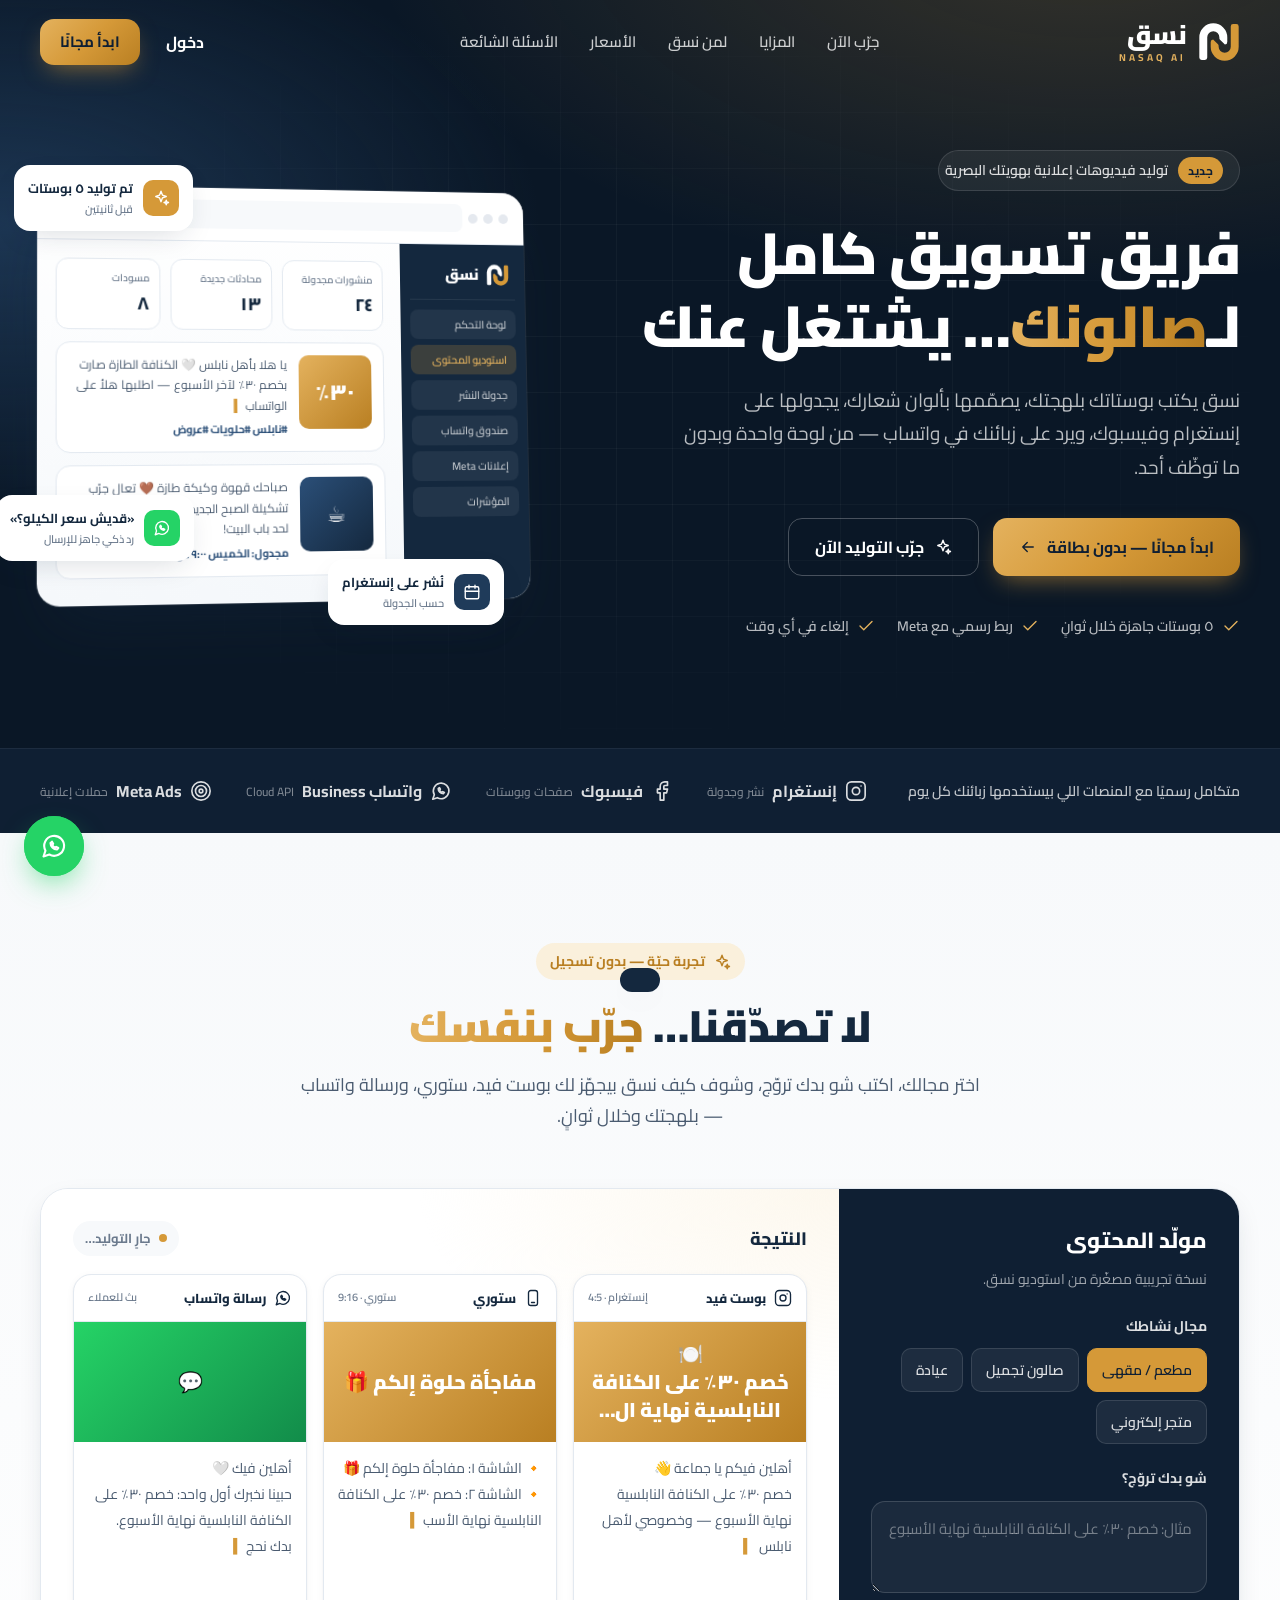
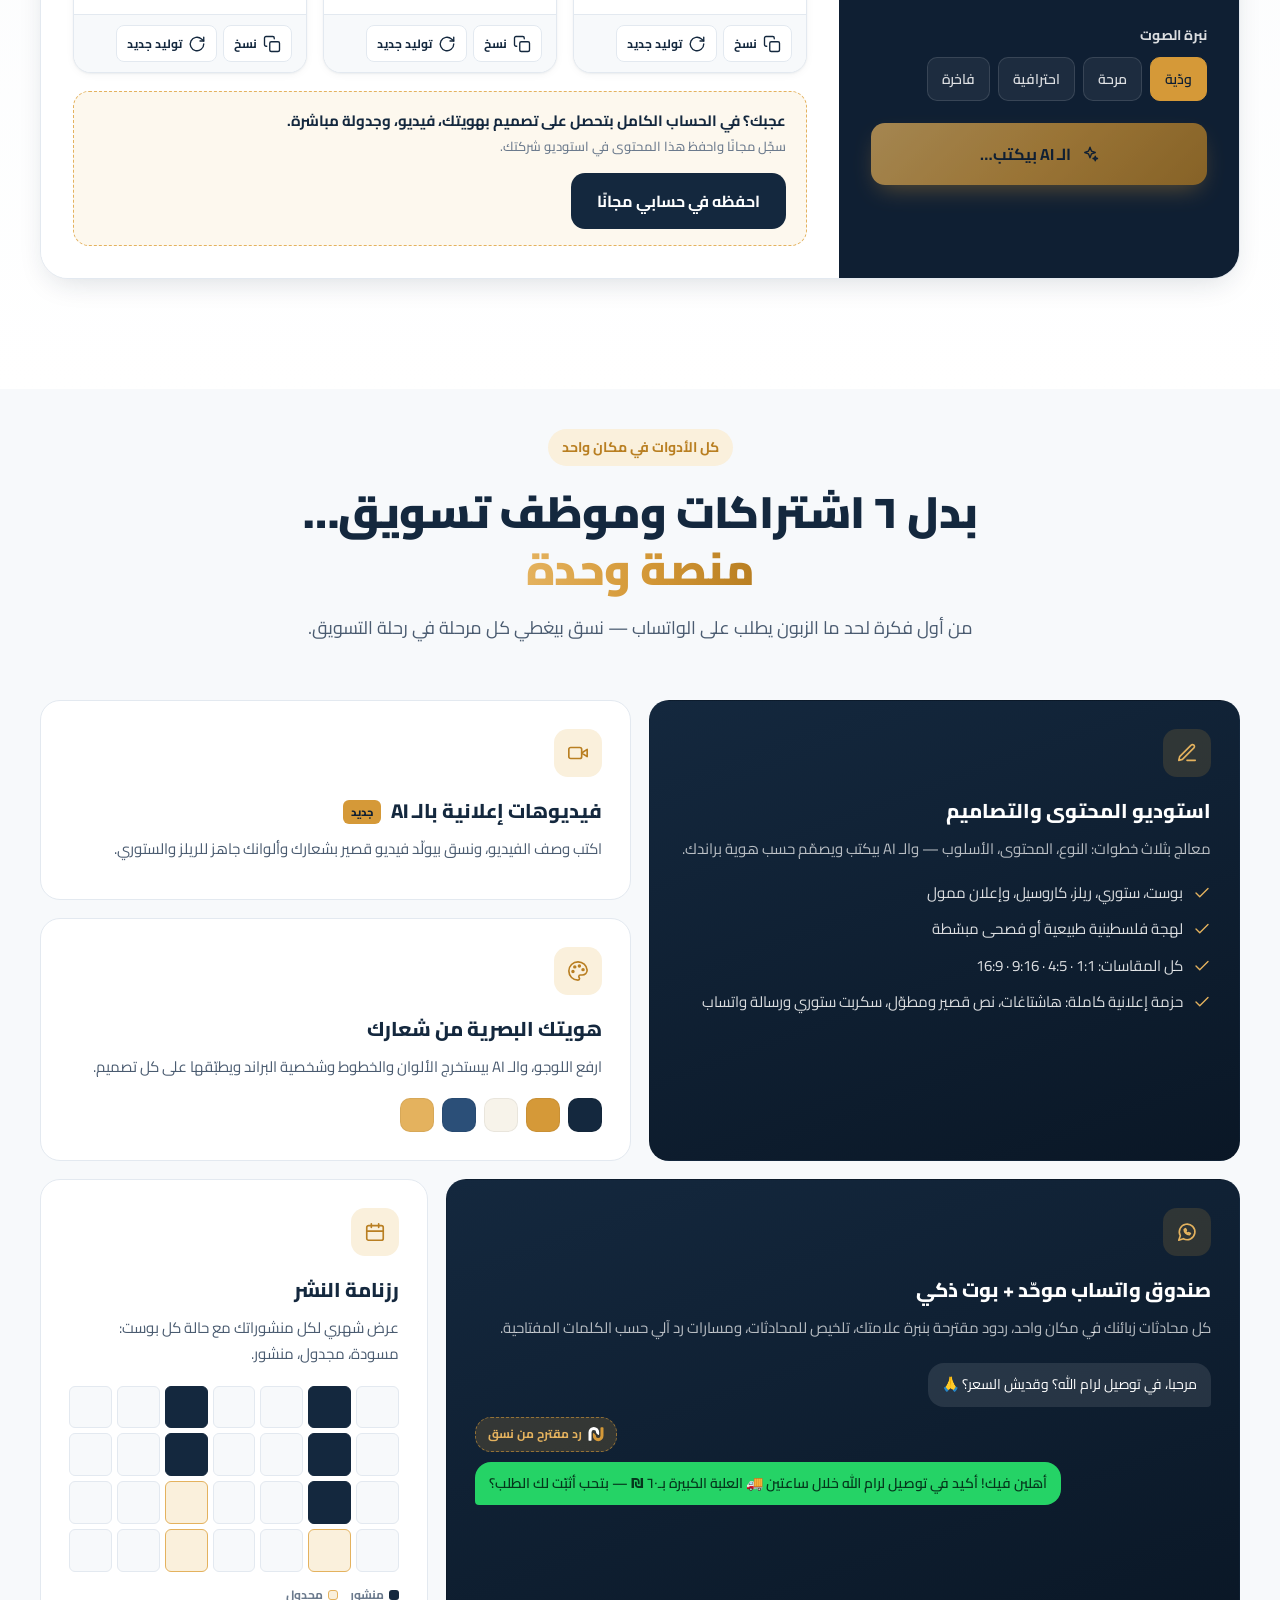
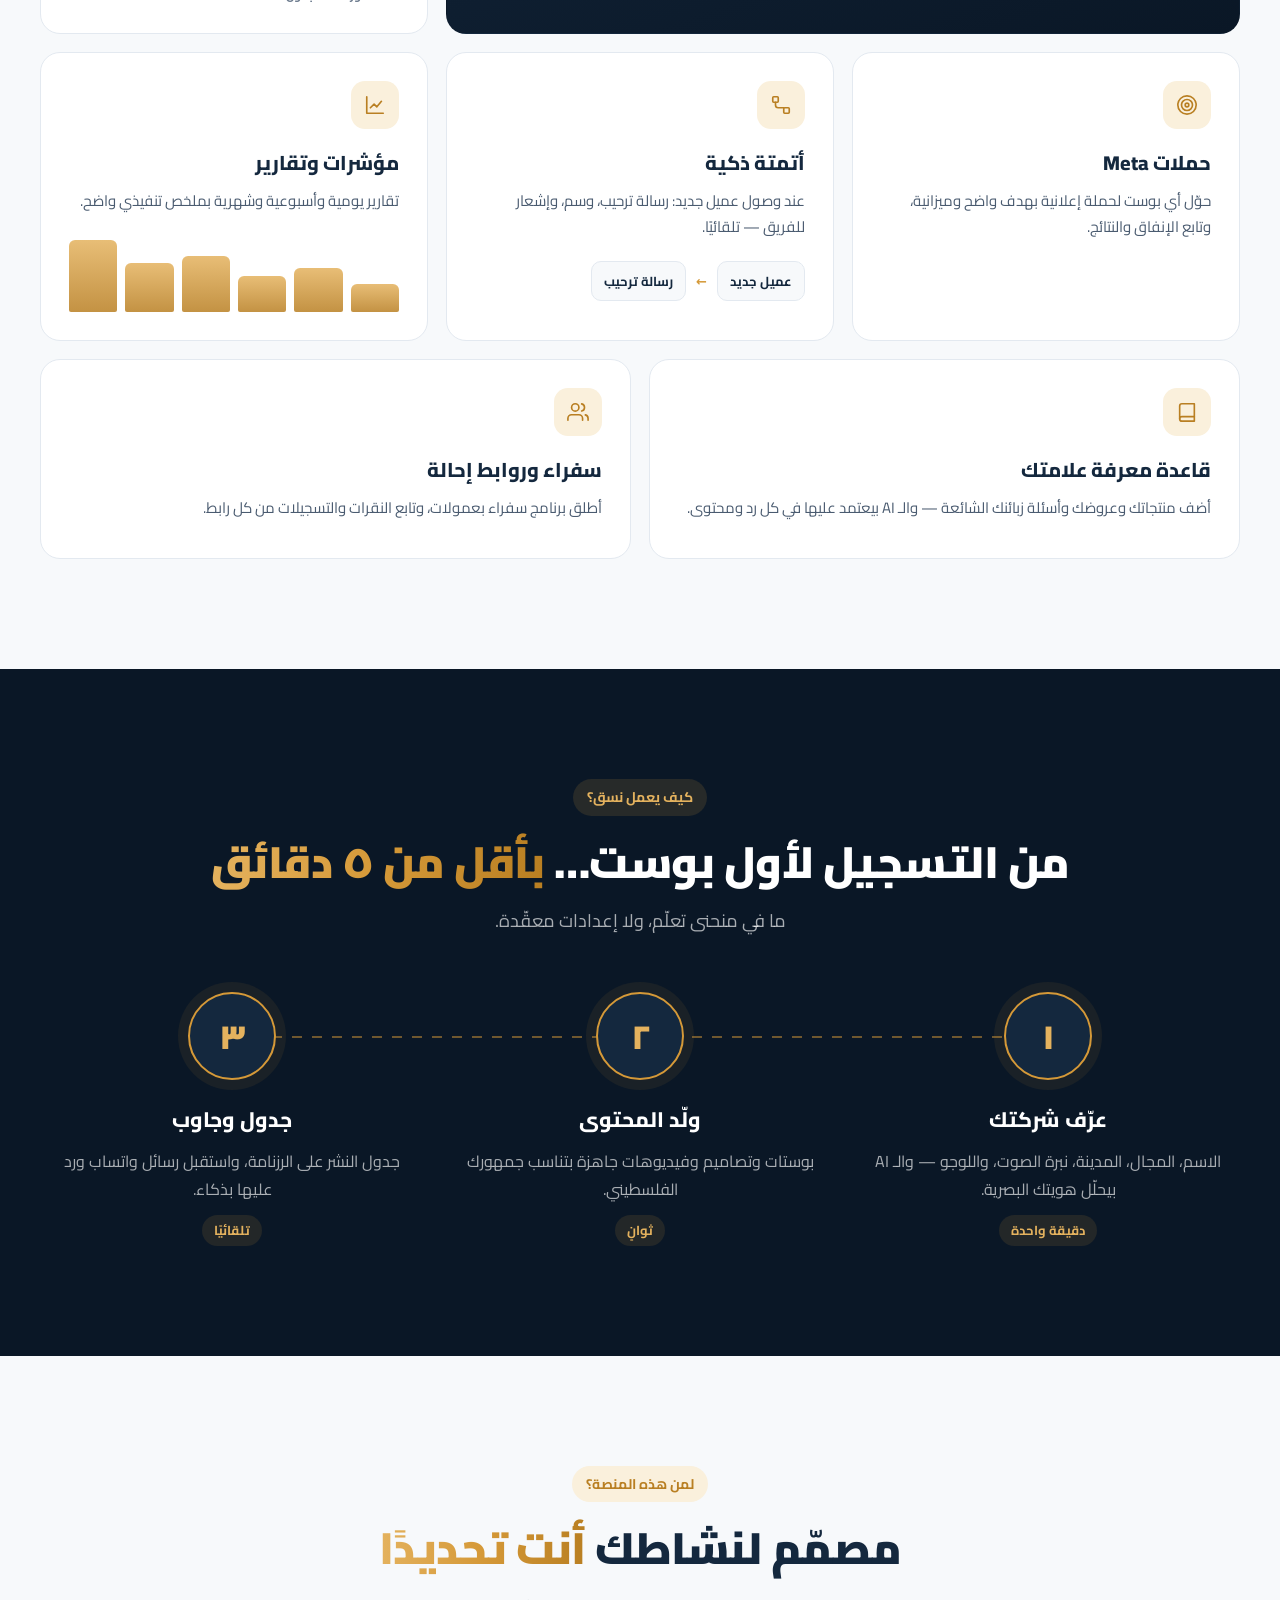
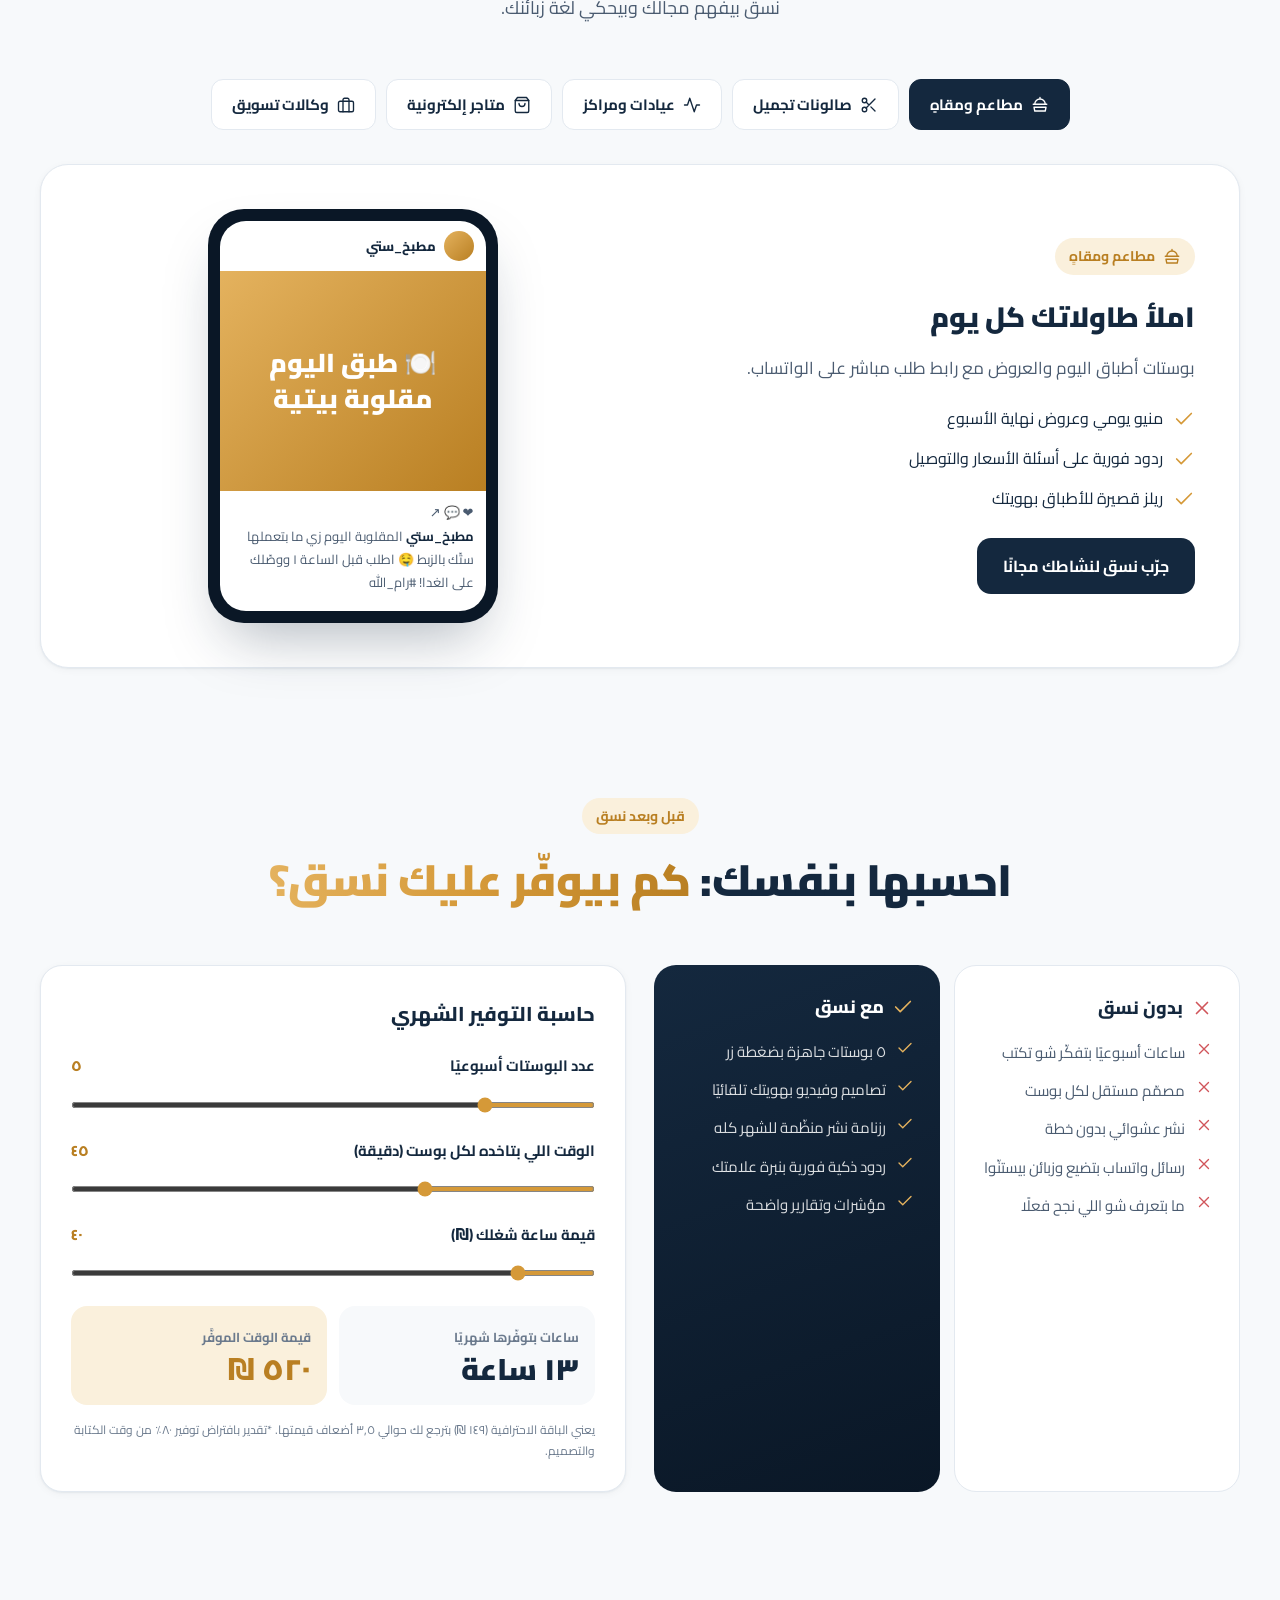
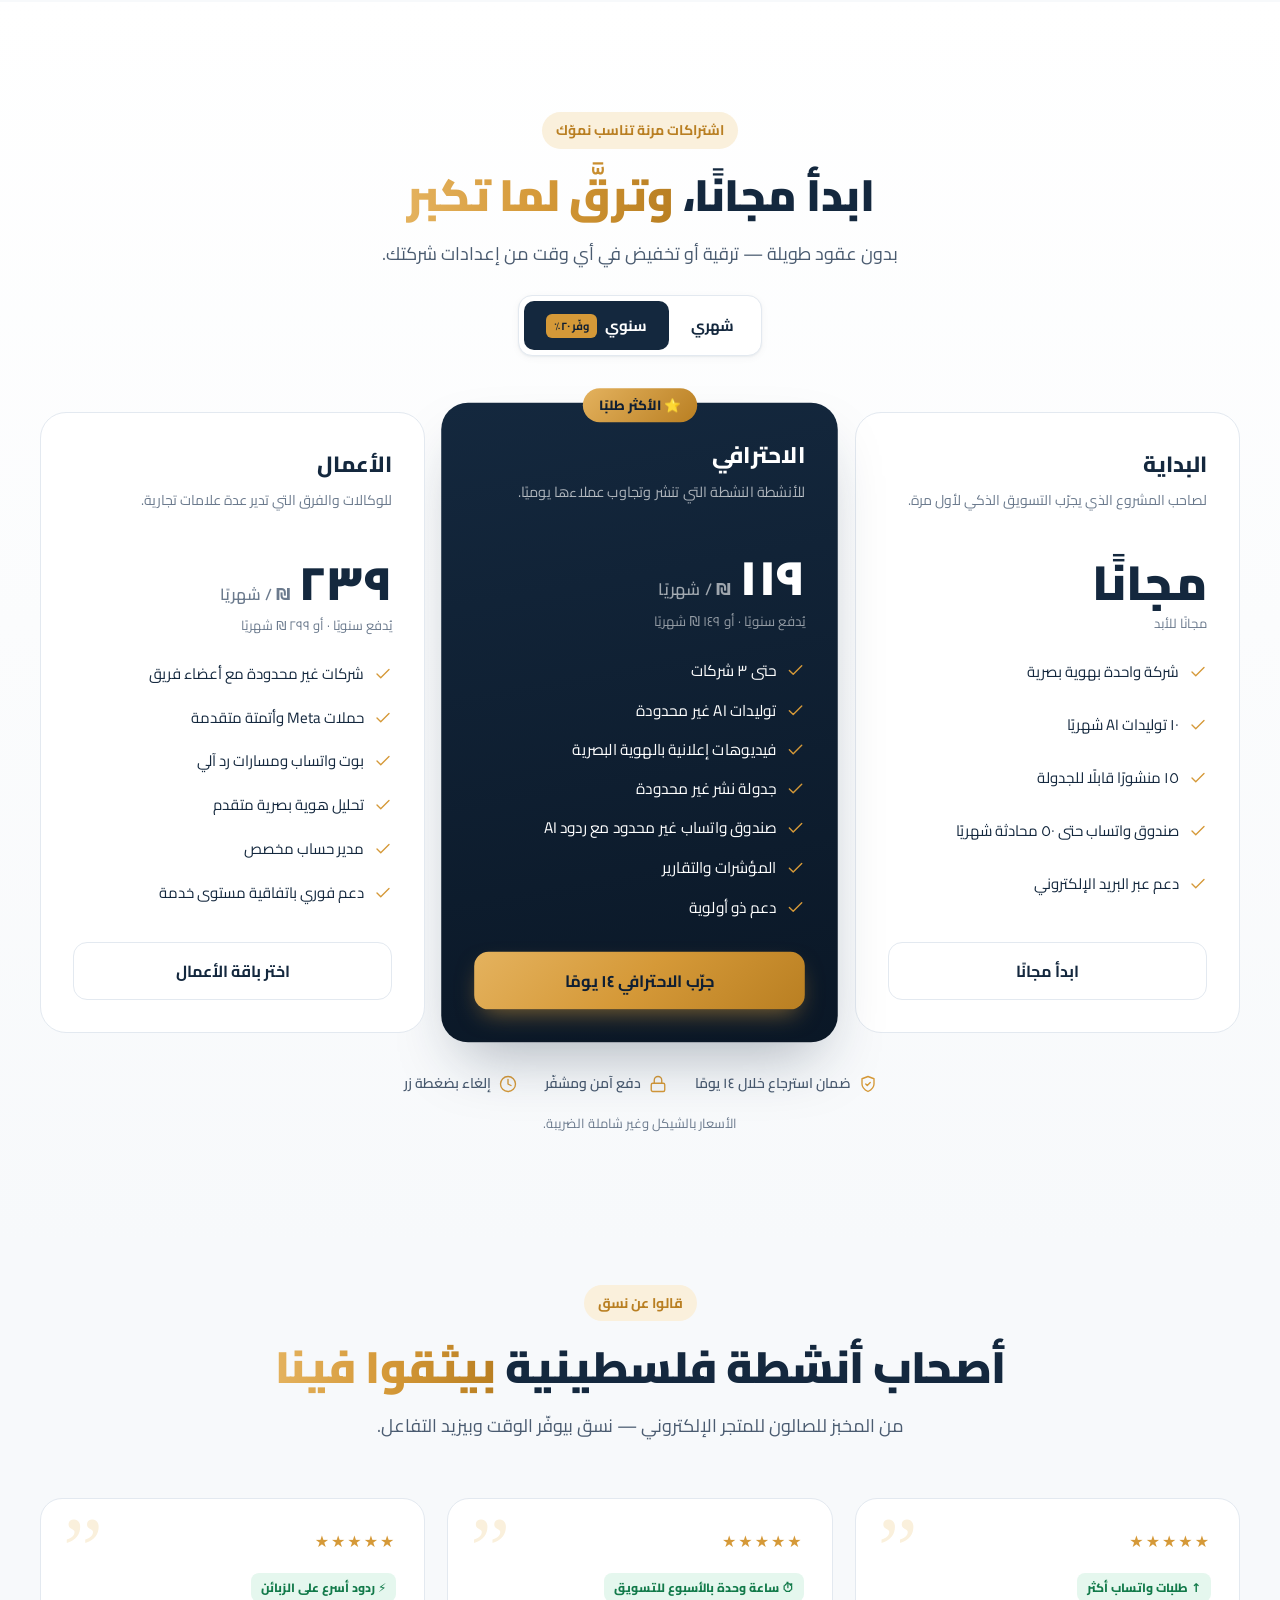
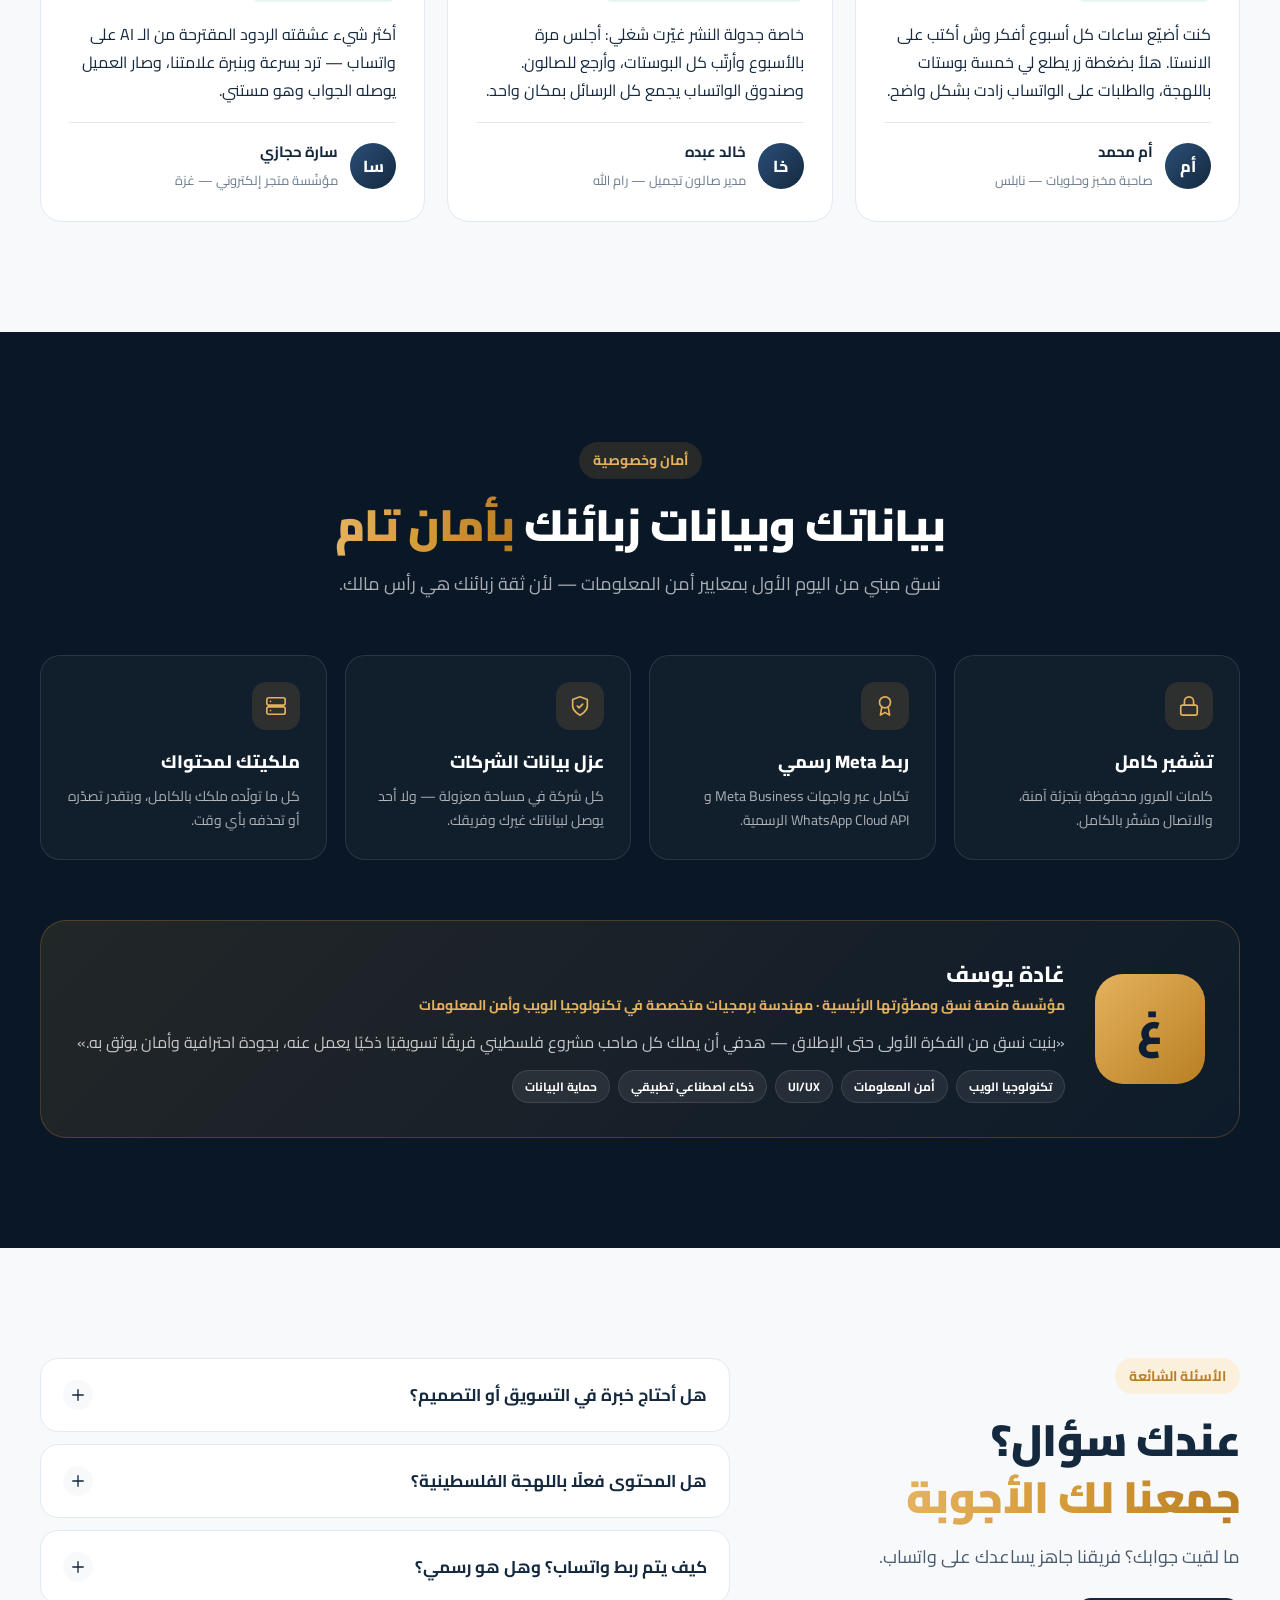
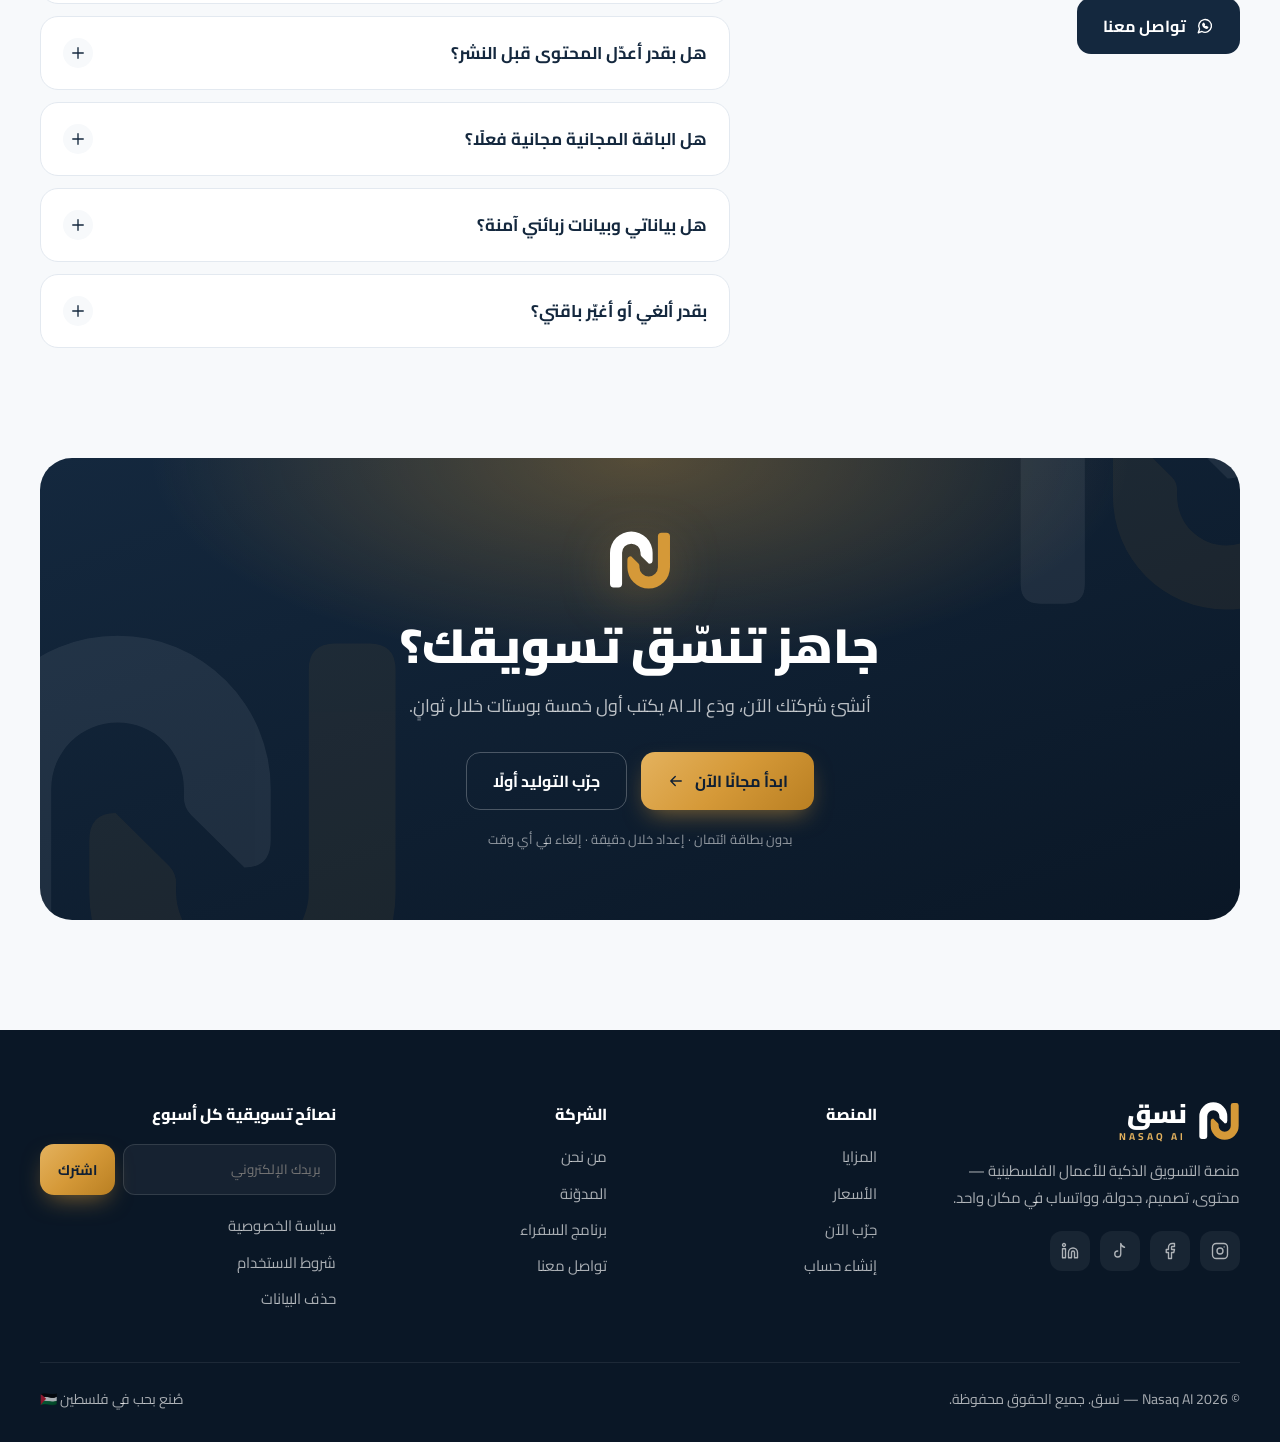
<file: app/frontend/public/landing/index.html>
<!doctype html>
<html lang="ar" dir="rtl">
<head>
<meta charset="UTF-8">
<meta name="viewport" content="width=device-width, initial-scale=1.0">
<title>نسق | منصة التسويق الذكية للأعمال الفلسطينية</title>
<meta name="description" content="نسق يكتب محتواك التسويقي بلهجتك، يصمّمه بهويتك، يجدوله، ويرد على عملائك في واتساب — كل ذلك من لوحة واحدة وبدون فريق تسويق.">
<meta property="og:title" content="نسق | فريق تسويقك الذكي">
<meta property="og:description" content="بوستات جاهزة بلهجتك خلال ثوانٍ، جدولة نشر، وصندوق واتساب بردود ذكية.">
<meta property="og:type" content="website">
<meta property="og:image" content="assets/nasaq-logo.png">
<meta name="theme-color" content="#0a1726">
<link rel="icon" type="image/svg+xml" href="data:image/svg+xml,%3Csvg xmlns='http://www.w3.org/2000/svg' viewBox='178 128 700 700'%3E%3Cpath fill='%2314283e' d='M200 400A233 233 0 0 1 666 400V478Q666 520 626 520L545 440Q533 428 534 410V400A101 101 0 0 0 332 400V738Q332 778 292 778H240Q200 778 200 738Z'/%3E%3Cpath fill='%23d59938' transform='rotate(180 528 478.5)' d='M200 400A233 233 0 0 1 666 400V478Q666 520 626 520L545 440Q533 428 534 410V400A101 101 0 0 0 332 400V738Q332 778 292 778H240Q200 778 200 738Z'/%3E%3C/svg%3E">
<link rel="apple-touch-icon" href="assets/nasaq-logo.png">
<script src="../auth/auth.js"></script>
<link rel="preconnect" href="https://fonts.googleapis.com">
<link rel="preconnect" href="https://fonts.gstatic.com" crossorigin>
<link href="https://fonts.googleapis.com/css2?family=Cairo:wght@400;500;600;700;800;900&display=swap" rel="stylesheet">
<style>
:root{
  --navy-950:#0a1726; --navy-900:#0f1f33; --navy-800:#14283e; --navy-700:#1f3b5a; --navy-600:#2b4f78;
  --gold-600:#b97f22; --gold-500:#d59938; --gold-400:#e4b25e; --gold-100:#faf0dc; --gold-50:#fdf8ee;
  --ink:#14283e; --ink-soft:#4a5b70; --muted:#6b7a8d;
  --bg:#f7f9fb; --card:#ffffff; --line:#e3e9f0;
  --wa:#25d366;
  --radius:20px; --radius-sm:12px;
  --shadow-sm:0 1px 2px rgba(20,40,62,.06),0 2px 8px rgba(20,40,62,.04);
  --shadow:0 10px 30px -10px rgba(20,40,62,.18);
  --shadow-lg:0 30px 60px -20px rgba(20,40,62,.35);
}
*{box-sizing:border-box;margin:0;padding:0}
html{scroll-behavior:smooth}
body{font-family:Cairo,system-ui,sans-serif;background:var(--bg);color:var(--ink);line-height:1.75;-webkit-font-smoothing:antialiased;overflow-x:hidden}
a{color:inherit;text-decoration:none}
button{font-family:inherit;cursor:pointer;border:0;background:none;color:inherit}
input,select,textarea{font-family:inherit}
img,svg{display:block}
.container{width:min(1200px,100% - 40px);margin-inline:auto}
.icon{width:22px;height:22px;stroke:currentColor;fill:none;stroke-width:1.8;stroke-linecap:round;stroke-linejoin:round;flex-shrink:0}
.icon-sm{width:18px;height:18px}

/* Buttons */
.btn{display:inline-flex;align-items:center;justify-content:center;gap:10px;font-weight:700;font-size:16px;padding:14px 26px;border-radius:14px;transition:transform .2s,box-shadow .2s,background .2s;white-space:nowrap}
.btn:active{transform:scale(.98)}
.btn-gold{background:linear-gradient(135deg,var(--gold-400),var(--gold-500) 50%,var(--gold-600));color:var(--navy-900);box-shadow:0 10px 24px -8px rgba(213,153,56,.6)}
.btn-gold:hover{transform:translateY(-2px);box-shadow:0 16px 30px -10px rgba(213,153,56,.7)}
.btn-navy{background:var(--navy-800);color:#fff}
.btn-navy:hover{background:var(--navy-700);transform:translateY(-2px)}
.btn-ghost{border:1.5px solid rgba(255,255,255,.25);color:#fff}
.btn-ghost:hover{background:rgba(255,255,255,.08)}
.btn-outline{border:1.5px solid var(--line);background:#fff}
.btn-outline:hover{border-color:var(--gold-500)}

/* Section headings */
section{position:relative}
.section{padding:110px 0}
.eyebrow{display:inline-flex;align-items:center;gap:8px;font-size:14px;font-weight:700;color:var(--gold-600);background:var(--gold-100);padding:6px 14px;border-radius:999px;margin-bottom:18px}
.eyebrow.dark{background:rgba(213,153,56,.14);color:var(--gold-400)}
.h2{font-size:clamp(28px,4vw,44px);font-weight:900;line-height:1.3;letter-spacing:-.5px}
.lead{font-size:18px;color:var(--ink-soft);max-width:680px;margin-top:14px}
.head-center{text-align:center;display:flex;flex-direction:column;align-items:center;margin-bottom:56px}
.gold-text{background:linear-gradient(90deg,var(--gold-400),var(--gold-500),var(--gold-600));-webkit-background-clip:text;background-clip:text;color:transparent}
.new-badge{font-size:11px;font-weight:800;background:var(--gold-500);color:var(--navy-900);padding:2px 8px;border-radius:6px;margin-inline-start:6px;vertical-align:middle}

/* Reveal animation */
.reveal{opacity:0;transform:translateY(24px);transition:opacity .7s ease,transform .7s ease}
.reveal.in{opacity:1;transform:none}
@media (prefers-reduced-motion:reduce){.reveal{opacity:1;transform:none;transition:none}*{animation:none!important;scroll-behavior:auto!important}}

/* ===== NAV ===== */
.nav{position:fixed;inset-inline:0;top:0;z-index:50;transition:background .3s,box-shadow .3s,padding .3s;padding:18px 0}
.nav.scrolled{background:rgba(10,23,38,.82);backdrop-filter:blur(14px);-webkit-backdrop-filter:blur(14px);box-shadow:0 1px 0 rgba(255,255,255,.06);padding:10px 0}
.nav-inner{display:flex;align-items:center;justify-content:space-between;gap:20px}
.logo{display:flex;align-items:center;gap:12px;color:#fff;--mark-a:#fff}
.logo-mark{width:42px;height:42px;transition:transform .5s cubic-bezier(.34,1.56,.64,1)}
.logo:hover .logo-mark{transform:rotate(180deg)}
.logo-text{display:flex;flex-direction:column;line-height:1}
.logo-text b{font-size:26px;font-weight:900;letter-spacing:-.5px}
.logo-text small{font-size:10px;font-weight:700;letter-spacing:3px;color:var(--gold-400);margin-top:5px;direction:ltr;text-align:right}

/* Loader */
.loader{position:fixed;inset:0;z-index:100;background:var(--navy-950);display:grid;place-items:center;transition:opacity .5s,visibility .5s}
.loader.hide{opacity:0;visibility:hidden}
.loader svg{width:92px;height:92px}
.loader .a{animation:slideA .8s cubic-bezier(.34,1.56,.64,1) both}
.loader .b{animation:slideB .8s cubic-bezier(.34,1.56,.64,1) .12s both}
@keyframes slideA{from{opacity:0;transform:translate(-60px,-60px)}}
@keyframes slideB{from{opacity:0;transform:translate(60px,60px)}}
.nav-links{display:flex;gap:4px}
.nav-links a{color:rgba(255,255,255,.78);font-weight:600;font-size:15px;padding:8px 14px;border-radius:10px;transition:.2s}
.nav-links a:hover{color:#fff;background:rgba(255,255,255,.07)}
.nav-cta{display:flex;gap:10px;align-items:center}
.nav-cta .login{color:#fff;font-weight:700;padding:10px 16px}
.nav-cta .btn{padding:10px 20px;font-size:15px}
.burger{display:none;color:#fff;padding:8px}
.mobile-menu{display:none}
@media (max-width:960px){
  .nav-links,.nav-cta .login{display:none}
  .burger{display:block}
  .mobile-menu.open{display:flex;flex-direction:column;gap:4px;background:var(--navy-900);padding:14px 20px 20px;border-top:1px solid rgba(255,255,255,.08)}
  .mobile-menu a{color:#fff;padding:12px 8px;font-weight:600;border-bottom:1px solid rgba(255,255,255,.06)}
}

/* ===== HERO ===== */
.hero{background:radial-gradient(1200px 600px at 85% -10%,rgba(213,153,56,.22),transparent 60%),radial-gradient(900px 500px at 0% 30%,rgba(43,79,120,.55),transparent 60%),var(--navy-950);color:#fff;padding:150px 0 110px;overflow:hidden}
.hero::before{content:"";position:absolute;inset:0;background-image:linear-gradient(rgba(255,255,255,.035) 1px,transparent 1px),linear-gradient(90deg,rgba(255,255,255,.035) 1px,transparent 1px);background-size:56px 56px;mask-image:radial-gradient(ellipse at center,#000 30%,transparent 75%);-webkit-mask-image:radial-gradient(ellipse at center,#000 30%,transparent 75%)}
.hero-grid{position:relative;display:grid;grid-template-columns:1.2fr .9fr;gap:48px;align-items:center}
.hero-pill{display:inline-flex;align-items:center;gap:10px;background:rgba(255,255,255,.06);border:1px solid rgba(255,255,255,.12);padding:6px 16px 6px 6px;border-radius:999px;font-size:14px;font-weight:600;color:rgba(255,255,255,.85);margin-bottom:26px}
.hero-pill b{background:var(--gold-500);color:var(--navy-900);padding:3px 10px;border-radius:999px;font-size:12px}
.hero h1{font-size:clamp(34px,4.6vw,58px);font-weight:900;line-height:1.25;letter-spacing:-1px}
.hero h1 .rotator{display:inline-block;min-width:4ch}
.hero p.sub{font-size:19px;color:rgba(255,255,255,.72);margin:22px 0 34px;max-width:560px}
.hero-actions{display:flex;gap:14px;flex-wrap:wrap}
.hero-trust{display:flex;flex-wrap:wrap;gap:22px;margin-top:38px;color:rgba(255,255,255,.7);font-size:14px;font-weight:600}
.hero-trust span{display:flex;align-items:center;gap:8px}
.hero-trust .icon{color:var(--gold-400);width:18px;height:18px}

/* Hero mockup */
.mock-wrap{position:relative;perspective:1600px}
.mock{background:linear-gradient(180deg,#fff,#f5f8fb);border-radius:22px;box-shadow:var(--shadow-lg),0 0 0 1px rgba(255,255,255,.1);color:var(--ink);overflow:hidden;transform:rotateY(8deg) rotateX(4deg);transition:transform .6s}
.mock-wrap:hover .mock{transform:none}
.mock-bar{display:flex;align-items:center;gap:6px;padding:12px 16px;border-bottom:1px solid var(--line);background:#fff}
.mock-bar i{width:10px;height:10px;border-radius:50%;background:#e5e9ef}
.mock-bar .url{margin-inline-start:12px;flex:1;background:var(--bg);border-radius:8px;font-size:12px;color:var(--muted);padding:4px 12px;direction:ltr;text-align:left}
.mock-body{display:grid;grid-template-columns:130px 1fr;min-height:360px}
.mock-side{background:var(--navy-800);padding:16px 10px;display:flex;flex-direction:column;gap:6px}
.mock-brand{display:flex;align-items:center;gap:8px;color:#fff;font-weight:900;font-size:15px;padding:2px 6px 12px;margin-bottom:4px;border-bottom:1px solid rgba(255,255,255,.08);--mark-a:#fff}
.mock-brand svg{width:24px;height:24px}
.mock-side div{height:30px;border-radius:8px;background:rgba(255,255,255,.06);display:flex;align-items:center;gap:8px;padding:0 10px;font-size:11px;color:rgba(255,255,255,.7);font-weight:600}
.mock-side div.on{background:rgba(213,153,56,.2);color:var(--gold-400)}
.mock-main{padding:18px;display:flex;flex-direction:column;gap:12px}
.mock-kpis{display:grid;grid-template-columns:repeat(3,1fr);gap:10px}
.kpi{background:#fff;border:1px solid var(--line);border-radius:12px;padding:10px}
.kpi small{font-size:10px;color:var(--muted);font-weight:600;display:block}
.kpi b{font-size:18px;font-weight:800}
.mock-post{background:#fff;border:1px solid var(--line);border-radius:14px;padding:12px;display:flex;gap:12px}
.mock-post .thumb{width:74px;height:74px;border-radius:10px;background:linear-gradient(135deg,var(--gold-400),var(--gold-600));flex-shrink:0;display:grid;place-items:center;color:#fff;font-weight:900;font-size:22px}
.mock-post p{font-size:12px;line-height:1.7;color:var(--ink-soft)}
.mock-post .tags{color:var(--navy-600);font-weight:700;font-size:11px;margin-top:4px}
.typing::after{content:"▍";color:var(--gold-500);animation:blink 1s steps(1) infinite;margin-inline-start:2px}
@keyframes blink{50%{opacity:0}}
.float{position:absolute;background:#fff;color:var(--ink);border-radius:16px;box-shadow:var(--shadow);padding:12px 14px;display:flex;align-items:center;gap:10px;font-size:13px;font-weight:700;animation:bob 5s ease-in-out infinite}
.float small{display:block;font-size:11px;color:var(--muted);font-weight:600}
.float .dot{width:36px;height:36px;border-radius:10px;display:grid;place-items:center;color:#fff}
.f1{top:-22px;left:-26px}
.f2{bottom:40px;left:-44px;animation-delay:-1.6s}
.f3{bottom:-24px;right:30px;animation-delay:-3s}
@keyframes bob{0%,100%{transform:translateY(0)}50%{transform:translateY(-10px)}}
@media (max-width:960px){
  .hero{padding:120px 0 80px}
  .hero-grid{grid-template-columns:1fr}
  .mock{transform:none}
  .f1{left:0}.f2{left:-6px}
}
@media (max-width:560px){.mock-body{grid-template-columns:1fr}.mock-side{display:none}.float{display:none}}

/* ===== INTEGRATIONS STRIP ===== */
.strip{background:var(--navy-900);color:rgba(255,255,255,.75);padding:28px 0;border-top:1px solid rgba(255,255,255,.06)}
.strip-inner{display:flex;align-items:center;justify-content:space-between;gap:30px;flex-wrap:wrap}
.strip p{font-size:14px;font-weight:600}
.strip-logos{display:flex;gap:34px;flex-wrap:wrap;align-items:center}
.strip-logos span{display:flex;align-items:center;gap:8px;font-weight:700;color:#fff;opacity:.85}
.strip-logos small{font-weight:500;color:rgba(255,255,255,.55);font-size:12px}

/* ===== LIVE DEMO (NEW) ===== */
.demo{background:linear-gradient(180deg,var(--bg),#fff)}
.demo-shell{display:grid;grid-template-columns:400px 1fr;background:#fff;border:1px solid var(--line);border-radius:28px;box-shadow:var(--shadow);overflow:hidden}
.demo-form{background:var(--navy-900);color:#fff;padding:32px;display:flex;flex-direction:column;gap:22px}
.demo-form h3{font-size:22px;font-weight:800}
.demo-form .hint{font-size:14px;color:rgba(255,255,255,.6);margin-top:-14px}
.field label{display:block;font-size:14px;font-weight:700;margin-bottom:10px;color:rgba(255,255,255,.85)}
.chips{display:flex;flex-wrap:wrap;gap:8px}
.chip{padding:8px 14px;border-radius:10px;background:rgba(255,255,255,.06);border:1px solid rgba(255,255,255,.12);font-size:14px;font-weight:600;transition:.2s;color:rgba(255,255,255,.85)}
.chip:hover{border-color:rgba(213,153,56,.6)}
.chip.on{background:var(--gold-500);border-color:var(--gold-500);color:var(--navy-900)}
.demo-form textarea{width:100%;min-height:92px;resize:vertical;border-radius:14px;border:1px solid rgba(255,255,255,.15);background:rgba(255,255,255,.05);color:#fff;padding:14px;font-size:15px;line-height:1.7;outline:none;transition:border .2s}
.demo-form textarea:focus{border-color:var(--gold-500)}
.demo-form textarea::placeholder{color:rgba(255,255,255,.4)}
.demo-form .btn{width:100%;padding:16px}
.demo-form .btn[disabled]{opacity:.7;cursor:wait}
.demo-out{padding:32px;background:radial-gradient(600px 300px at 100% 0%,var(--gold-50),transparent 70%),#fff;display:flex;flex-direction:column;gap:18px;min-height:560px}
.demo-out-head{display:flex;align-items:center;justify-content:space-between;gap:12px;flex-wrap:wrap}
.demo-out-head h4{font-size:18px;font-weight:800}
.status{display:inline-flex;align-items:center;gap:8px;font-size:13px;font-weight:700;color:var(--muted);background:var(--bg);padding:6px 12px;border-radius:999px}
.status i{width:8px;height:8px;border-radius:50%;background:#c3cdd8}
.status.busy i{background:var(--gold-500);animation:pulse 1s infinite}
.status.done i{background:#22b573}
@keyframes pulse{50%{opacity:.3}}
.results{display:grid;grid-template-columns:repeat(3,1fr);gap:16px;flex:1}
.rcard{border:1px solid var(--line);border-radius:18px;background:#fff;display:flex;flex-direction:column;overflow:hidden;box-shadow:var(--shadow-sm);transition:transform .25s,box-shadow .25s}
.rcard:hover{transform:translateY(-4px);box-shadow:var(--shadow)}
.rcard-top{display:flex;align-items:center;justify-content:space-between;padding:12px 14px;border-bottom:1px solid var(--line);font-size:13px;font-weight:800}
.rcard-top span{display:flex;align-items:center;gap:8px}
.rcard-top em{font-style:normal;font-size:11px;color:var(--muted);font-weight:600}
.rcard-visual{height:120px;display:grid;place-items:center;color:#fff;font-weight:900;font-size:20px;text-align:center;padding:12px;line-height:1.4}
.rcard-body{padding:14px;font-size:14px;line-height:1.85;color:var(--ink-soft);flex:1;white-space:pre-line;min-height:150px}
.rcard-tags{padding:0 14px 12px;color:var(--navy-600);font-weight:700;font-size:12px;min-height:22px}
.rcard-foot{display:flex;gap:6px;padding:10px 14px;border-top:1px solid var(--line);background:var(--bg)}
.rcard-foot button{font-size:12px;font-weight:700;padding:6px 10px;border-radius:8px;background:#fff;border:1px solid var(--line);display:flex;align-items:center;gap:6px}
.rcard-foot button:hover{border-color:var(--gold-500)}
.skeleton{background:linear-gradient(90deg,#eef2f6 25%,#f7f9fb 50%,#eef2f6 75%);background-size:200% 100%;animation:shimmer 1.2s infinite;border-radius:6px;height:12px;margin-bottom:10px}
@keyframes shimmer{to{background-position:-200% 0}}
.demo-cta{display:flex;align-items:center;justify-content:space-between;gap:16px;background:var(--gold-50);border:1px dashed var(--gold-400);border-radius:16px;padding:16px 20px;flex-wrap:wrap}
.demo-cta p{font-weight:700;font-size:15px}
.demo-cta p small{display:block;font-weight:500;color:var(--muted);font-size:13px}
.empty{grid-column:1/-1;display:flex;flex-direction:column;align-items:center;justify-content:center;text-align:center;color:var(--muted);gap:12px;border:2px dashed var(--line);border-radius:18px;padding:40px}
.empty .icon{width:44px;height:44px;color:var(--gold-500)}
@media (max-width:1060px){.demo-shell{grid-template-columns:1fr}.results{grid-template-columns:1fr}}

/* ===== BENTO FEATURES (NEW) ===== */
.bento{display:grid;grid-template-columns:repeat(6,1fr);grid-auto-rows:minmax(200px,auto);gap:18px}
.tile{background:#fff;border:1px solid var(--line);border-radius:var(--radius);padding:28px;position:relative;overflow:hidden;transition:transform .3s,box-shadow .3s,border-color .3s}
.tile:hover{transform:translateY(-4px);box-shadow:var(--shadow);border-color:#d6dee8}
.tile h3{font-size:20px;font-weight:800;margin:16px 0 8px}
.tile p{color:var(--ink-soft);font-size:15px}
.tile .ic{width:48px;height:48px;border-radius:14px;display:grid;place-items:center;background:var(--gold-100);color:var(--gold-600)}
.tile.dark{background:linear-gradient(160deg,var(--navy-800),var(--navy-950));color:#fff;border-color:transparent}
.tile.dark p{color:rgba(255,255,255,.7)}
.tile.dark .ic{background:rgba(213,153,56,.16);color:var(--gold-400)}
.t-a{grid-column:span 3;grid-row:span 2}
.t-b{grid-column:span 3}
.t-c{grid-column:span 3}
.t-d{grid-column:span 2}
.t-e{grid-column:span 2}
.t-f{grid-column:span 2}
.t-g{grid-column:span 4}
.t-h{grid-column:span 2}
.mini-list{list-style:none;margin-top:18px;display:grid;gap:10px}
.mini-list li{display:flex;gap:10px;align-items:flex-start;font-size:15px;color:rgba(255,255,255,.85)}
.mini-list .icon{color:var(--gold-400);margin-top:4px;width:18px;height:18px}
.chat{margin-top:22px;display:flex;flex-direction:column;gap:10px}
.bubble{max-width:82%;padding:10px 14px;border-radius:16px;font-size:14px;line-height:1.7}
.bubble.in{background:rgba(255,255,255,.1);align-self:flex-start;border-bottom-right-radius:4px}
.bubble.out{background:var(--wa);color:#063;align-self:flex-end;border-bottom-left-radius:4px;color:#05361c;font-weight:600}
.bubble.ai{background:rgba(213,153,56,.18);border:1px dashed rgba(213,153,56,.6);align-self:flex-end;color:var(--gold-400);font-size:12px;font-weight:700;padding:6px 12px;display:flex;align-items:center;gap:6px;--mark-a:#fff}
.bubble.ai svg{width:16px;height:16px}
.palette{display:flex;gap:8px;margin-top:18px}
.palette i{width:34px;height:34px;border-radius:10px;box-shadow:inset 0 0 0 1px rgba(0,0,0,.06)}
.bars{display:flex;align-items:flex-end;gap:8px;height:80px;margin-top:18px}
.bars i{flex:1;border-radius:6px 6px 2px 2px;background:linear-gradient(180deg,var(--gold-400),var(--gold-600));opacity:.85}
.cal{display:grid;grid-template-columns:repeat(7,1fr);gap:5px;margin-top:18px}
.cal i{aspect-ratio:1;border-radius:6px;background:var(--bg);border:1px solid var(--line)}
.cal i.s{background:var(--gold-100);border-color:var(--gold-400)}
.cal i.p{background:var(--navy-800);border-color:var(--navy-800)}
.cal-legend{display:flex;gap:12px;margin-top:12px;font-size:12px;font-weight:700;color:var(--muted)}
.cal-legend span{display:flex;align-items:center;gap:5px}
.cal-legend i{width:10px;height:10px;border-radius:3px;display:inline-block}
.flow{display:flex;align-items:center;gap:10px;margin-top:20px;flex-wrap:wrap}
.flow span{background:var(--bg);border:1px solid var(--line);border-radius:10px;padding:8px 12px;font-size:13px;font-weight:700}
.flow .arrow{color:var(--gold-500);background:none;border:0;padding:0}
@media (max-width:960px){.bento{grid-template-columns:1fr 1fr}.t-a,.t-b,.t-c,.t-g{grid-column:span 2}.t-a{grid-row:auto}.t-d,.t-e,.t-f,.t-h{grid-column:span 1}}
@media (max-width:600px){.bento{grid-template-columns:1fr}.tile{grid-column:span 1!important}}

/* ===== HOW IT WORKS ===== */
.how{background:var(--navy-950);color:#fff;overflow:hidden}
.how .lead{color:rgba(255,255,255,.65)}
.steps{display:grid;grid-template-columns:repeat(3,1fr);gap:24px;position:relative}
.steps::before{content:"";position:absolute;top:44px;right:16%;left:16%;height:2px;background:repeating-linear-gradient(90deg,var(--gold-500) 0 10px,transparent 10px 20px);opacity:.5}
.step{text-align:center;padding:0 10px;position:relative}
.step .num{width:88px;height:88px;border-radius:50%;margin:0 auto 22px;display:grid;place-items:center;font-size:34px;font-weight:900;background:var(--navy-800);border:2px solid var(--gold-500);color:var(--gold-400);box-shadow:0 0 0 10px rgba(213,153,56,.08)}
.step h3{font-size:21px;font-weight:800;margin-bottom:8px}
.step p{color:rgba(255,255,255,.65)}
.step .time{display:inline-block;margin-top:12px;font-size:13px;font-weight:700;color:var(--gold-400);background:rgba(213,153,56,.12);padding:4px 12px;border-radius:999px}
@media (max-width:800px){.steps{grid-template-columns:1fr;gap:44px}.steps::before{display:none}}

/* ===== INDUSTRIES ===== */
.tabs{display:flex;gap:10px;justify-content:center;flex-wrap:wrap;margin-bottom:34px}
.tab{padding:10px 20px;border-radius:12px;background:#fff;border:1px solid var(--line);font-weight:700;font-size:15px;display:flex;align-items:center;gap:8px;transition:.2s}
.tab.on{background:var(--navy-800);color:#fff;border-color:var(--navy-800)}
.ind-panel{display:grid;grid-template-columns:1fr 1fr;gap:40px;align-items:center;background:#fff;border:1px solid var(--line);border-radius:28px;padding:44px;box-shadow:var(--shadow-sm)}
.ind-panel h3{font-size:28px;font-weight:900;margin-bottom:12px}
.ind-panel ul{list-style:none;display:grid;gap:12px;margin-top:20px}
.ind-panel li{display:flex;gap:10px;align-items:flex-start}
.ind-panel li .icon{color:var(--gold-500);margin-top:4px}
.phone{width:290px;margin:auto;background:var(--navy-950);border-radius:36px;padding:12px;box-shadow:var(--shadow-lg)}
.phone-screen{background:#fff;border-radius:26px;overflow:hidden}
.ig-head{display:flex;align-items:center;gap:8px;padding:10px 12px;font-size:13px;font-weight:800}
.ig-head i{width:30px;height:30px;border-radius:50%;background:linear-gradient(135deg,var(--gold-400),var(--gold-600))}
.ig-img{height:220px;display:grid;place-items:center;color:#fff;font-size:26px;font-weight:900;text-align:center;padding:20px;line-height:1.4}
.ig-cap{padding:10px 12px 16px;font-size:13px;line-height:1.8;color:var(--ink-soft)}
.ig-cap b{color:var(--ink)}
@media (max-width:860px){.ind-panel{grid-template-columns:1fr;padding:28px}}

/* ===== ROI (NEW) ===== */
.roi{display:grid;grid-template-columns:1fr 1fr;gap:28px}
.compare{display:grid;grid-template-columns:1fr 1fr;gap:14px}
.col{border-radius:22px;padding:26px;border:1px solid var(--line);background:#fff}
.col h4{font-size:18px;font-weight:800;margin-bottom:16px;display:flex;align-items:center;gap:8px}
.col ul{list-style:none;display:grid;gap:12px;font-size:15px}
.col li{display:flex;gap:10px;align-items:flex-start;color:var(--ink-soft)}
.col.bad li .icon{color:#d0555a}
.col.good{background:linear-gradient(160deg,var(--navy-800),var(--navy-950));color:#fff;border:0}
.col.good li{color:rgba(255,255,255,.85)}
.col.good li .icon{color:var(--gold-400)}
.calc{background:#fff;border:1px solid var(--line);border-radius:22px;padding:30px;box-shadow:var(--shadow-sm)}
.calc h4{font-size:20px;font-weight:800;margin-bottom:22px}
.range{margin-bottom:22px}
.range-top{display:flex;justify-content:space-between;font-weight:700;font-size:15px;margin-bottom:8px}
.range-top output{color:var(--gold-600);font-weight:800}
input[type=range]{width:100%;accent-color:var(--gold-500);height:6px;cursor:pointer}
.calc-res{display:grid;grid-template-columns:1fr 1fr;gap:12px;margin-top:8px}
.res{border-radius:16px;padding:16px;background:var(--bg)}
.res small{font-size:13px;color:var(--muted);font-weight:700}
.res b{display:block;font-size:30px;font-weight:900;line-height:1.3}
.res.hl{background:var(--gold-100)}
.res.hl b{color:var(--gold-600)}
.calc-note{font-size:12px;color:var(--muted);margin-top:14px}
@media (max-width:960px){.roi{grid-template-columns:1fr}}
@media (max-width:560px){.compare{grid-template-columns:1fr}}

/* ===== PRICING ===== */
.pricing{background:linear-gradient(180deg,#fff,var(--bg))}
.toggle{display:inline-flex;background:#fff;border:1px solid var(--line);border-radius:14px;padding:5px;margin-top:26px;box-shadow:var(--shadow-sm)}
.toggle button{padding:10px 22px;border-radius:10px;font-weight:700;font-size:15px;display:flex;align-items:center;gap:8px}
.toggle button.on{background:var(--navy-800);color:#fff}
.toggle em{font-style:normal;font-size:11px;background:var(--gold-500);color:var(--navy-900);padding:2px 8px;border-radius:6px}
.plans{display:grid;grid-template-columns:repeat(3,1fr);gap:22px;align-items:stretch}
.plan{background:#fff;border:1px solid var(--line);border-radius:26px;padding:32px;display:flex;flex-direction:column;position:relative;transition:transform .3s,box-shadow .3s}
.plan:hover{transform:translateY(-6px);box-shadow:var(--shadow)}
.plan.featured{background:linear-gradient(170deg,var(--navy-800),var(--navy-950));color:#fff;border:0;box-shadow:var(--shadow-lg);transform:scale(1.03)}
.plan.featured:hover{transform:scale(1.03) translateY(-6px)}
.plan .ribbon{position:absolute;top:-14px;right:50%;transform:translateX(50%);background:linear-gradient(135deg,var(--gold-400),var(--gold-600));color:var(--navy-900);font-weight:800;font-size:13px;padding:5px 16px;border-radius:999px;white-space:nowrap}
.plan h3{font-size:22px;font-weight:800}
.plan .tag{font-size:14px;color:var(--muted);margin-top:4px;min-height:48px}
.plan.featured .tag{color:rgba(255,255,255,.65)}
.price{margin:22px 0 6px;display:flex;align-items:baseline;gap:8px}
.price b{font-size:48px;font-weight:900;line-height:1}
.price span{color:var(--muted);font-weight:600}
.plan.featured .price span{color:rgba(255,255,255,.6)}
.price-note{font-size:13px;color:var(--muted);min-height:22px}
.plan.featured .price-note{color:rgba(255,255,255,.55)}
.plan ul{list-style:none;display:grid;gap:12px;margin:24px 0 30px;flex:1}
.plan li{display:flex;gap:10px;font-size:15px;align-items:flex-start}
.plan li .icon{color:var(--gold-500);margin-top:4px;width:18px;height:18px}
.plan .btn{width:100%}
.guarantee{display:flex;justify-content:center;gap:28px;flex-wrap:wrap;margin-top:38px;color:var(--ink-soft);font-weight:600;font-size:14px}
.guarantee span{display:flex;align-items:center;gap:8px}
.guarantee .icon{color:var(--gold-500);width:18px;height:18px}
.price-legal{text-align:center;font-size:13px;color:var(--muted);margin-top:16px}
@media (max-width:960px){.plans{grid-template-columns:1fr;max-width:460px;margin:auto}.plan.featured{transform:none}.plan.featured:hover{transform:translateY(-6px)}}

/* ===== TESTIMONIALS ===== */
.tgrid{display:grid;grid-template-columns:repeat(3,1fr);gap:22px}
.tcard{background:#fff;border:1px solid var(--line);border-radius:22px;padding:28px;display:flex;flex-direction:column;gap:18px;position:relative}
.tcard::before{content:"”";position:absolute;top:6px;left:22px;font-size:90px;line-height:1;color:var(--gold-100);font-family:Georgia,serif}
.stars{color:var(--gold-500);letter-spacing:2px;font-size:16px}
.tcard p{font-size:16px;color:var(--ink);flex:1;position:relative}
.who{display:flex;align-items:center;gap:12px;border-top:1px solid var(--line);padding-top:16px}
.avatar{width:46px;height:46px;border-radius:50%;display:grid;place-items:center;font-weight:800;color:#fff;background:linear-gradient(135deg,var(--navy-600),var(--navy-800))}
.who b{display:block;font-size:15px}
.who small{color:var(--muted);font-size:13px}
.result-chip{display:inline-flex;align-self:flex-start;gap:6px;align-items:center;font-size:12px;font-weight:800;color:#127a4a;background:#e5f7ee;padding:4px 10px;border-radius:8px}
@media (max-width:960px){.tgrid{grid-template-columns:1fr}}

/* ===== TRUST (NEW) ===== */
.trust{background:var(--navy-950);color:#fff}
.trust .lead{color:rgba(255,255,255,.65)}
.trust-grid{display:grid;grid-template-columns:repeat(4,1fr);gap:18px}
.tr{border:1px solid rgba(255,255,255,.1);border-radius:20px;padding:26px;background:rgba(255,255,255,.03);transition:.3s}
.tr:hover{background:rgba(255,255,255,.06);border-color:rgba(213,153,56,.4)}
.tr .ic{width:48px;height:48px;border-radius:14px;display:grid;place-items:center;background:rgba(213,153,56,.14);color:var(--gold-400);margin-bottom:16px}
.tr h3{font-size:18px;font-weight:800;margin-bottom:6px}
.tr p{font-size:14px;color:rgba(255,255,255,.65)}
.founder{margin-top:60px;display:grid;grid-template-columns:auto 1fr;gap:30px;align-items:center;background:linear-gradient(135deg,rgba(213,153,56,.12),rgba(255,255,255,.02));border:1px solid rgba(213,153,56,.25);border-radius:26px;padding:34px}
.founder-av{width:110px;height:110px;border-radius:28px;background:linear-gradient(135deg,var(--gold-400),var(--gold-600));display:grid;place-items:center;font-size:44px;font-weight:900;color:var(--navy-900)}
.founder h3{font-size:22px;font-weight:800}
.founder .role{color:var(--gold-400);font-weight:700;font-size:14px}
.founder p{color:rgba(255,255,255,.75);margin-top:10px}
.skills{display:flex;flex-wrap:wrap;gap:8px;margin-top:14px}
.skills span{font-size:12px;font-weight:700;padding:5px 12px;border-radius:999px;background:rgba(255,255,255,.07);border:1px solid rgba(255,255,255,.1)}
@media (max-width:960px){.trust-grid{grid-template-columns:1fr 1fr}.founder{grid-template-columns:1fr;text-align:center}.founder-av{margin:auto}.skills{justify-content:center}}
@media (max-width:560px){.trust-grid{grid-template-columns:1fr}}

/* ===== FAQ (NEW) ===== */
.faq-wrap{display:grid;grid-template-columns:.8fr 1.2fr;gap:50px;align-items:start}
.faq-side{position:sticky;top:110px}
.faq-side .btn{margin-top:26px}
.faq{display:grid;gap:12px}
.q{background:#fff;border:1px solid var(--line);border-radius:18px;overflow:hidden;transition:border-color .2s}
.q.open{border-color:var(--gold-400);box-shadow:var(--shadow-sm)}
.q button{width:100%;display:flex;justify-content:space-between;align-items:center;gap:16px;padding:20px 22px;font-size:17px;font-weight:700;text-align:right}
.q button .pm{width:30px;height:30px;border-radius:50%;background:var(--bg);display:grid;place-items:center;transition:transform .3s,background .3s;flex-shrink:0}
.q.open button .pm{transform:rotate(45deg);background:var(--gold-100);color:var(--gold-600)}
.q .a{max-height:0;overflow:hidden;transition:max-height .35s ease}
.q .a p{padding:0 22px 20px;color:var(--ink-soft)}
@media (max-width:900px){.faq-wrap{grid-template-columns:1fr}.faq-side{position:static}}

/* ===== FINAL CTA ===== */
.final{padding:0 0 110px}
.final-box{position:relative;overflow:hidden;border-radius:32px;padding:70px 40px;text-align:center;color:#fff;background:radial-gradient(700px 300px at 50% 0%,rgba(213,153,56,.35),transparent 70%),linear-gradient(160deg,var(--navy-800),var(--navy-950))}
.final-box > *:not(.bg-mark){position:relative}
.final-box .bg-mark{position:absolute;width:460px;height:460px;left:-90px;bottom:-150px;opacity:.07;--mark-a:#fff;animation:spin 60s linear infinite}
.final-box .bg-mark.two{left:auto;right:-110px;top:-170px;bottom:auto;width:340px;height:340px;animation-direction:reverse}
@keyframes spin{to{transform:rotate(360deg)}}
.final-box .cta-mark{width:64px;height:64px;margin:0 auto 22px;--mark-a:#fff;filter:drop-shadow(0 10px 24px rgba(213,153,56,.35))}
.final-box h2{font-size:clamp(28px,4.4vw,48px);font-weight:900;line-height:1.3}
.final-box p{color:rgba(255,255,255,.72);font-size:18px;margin:14px auto 30px;max-width:560px}
.final-box .hero-actions{justify-content:center}
.final-box small{display:block;margin-top:18px;color:rgba(255,255,255,.55);font-size:13px}

/* ===== FOOTER ===== */
footer{background:var(--navy-950);color:rgba(255,255,255,.65);padding:70px 0 30px;font-size:15px}
.foot-grid{display:grid;grid-template-columns:1.4fr repeat(3,1fr);gap:40px}
.foot-grid h5{color:#fff;font-size:16px;font-weight:800;margin-bottom:16px}
.foot-grid ul{list-style:none;display:grid;gap:10px}
.foot-grid a:hover{color:var(--gold-400)}
.foot-about p{margin:16px 0 20px;max-width:340px}
.socials{display:flex;gap:10px}
.socials a{width:40px;height:40px;border-radius:12px;display:grid;place-items:center;background:rgba(255,255,255,.06);transition:.2s}
.socials a:hover{background:var(--gold-500);color:var(--navy-900)}
.newsletter{display:flex;gap:8px;margin-top:6px}
.newsletter input{flex:1;min-width:0;border-radius:12px;border:1px solid rgba(255,255,255,.12);background:rgba(255,255,255,.05);color:#fff;padding:12px 14px;outline:none}
.newsletter input:focus{border-color:var(--gold-500)}
.newsletter .btn{padding:12px 18px;font-size:14px}
.foot-bottom{margin-top:50px;padding-top:24px;border-top:1px solid rgba(255,255,255,.08);display:flex;justify-content:space-between;gap:16px;flex-wrap:wrap;font-size:14px}
@media (max-width:860px){.foot-grid{grid-template-columns:1fr 1fr}.foot-about{grid-column:span 2}}

/* ===== Floating WhatsApp ===== */
.wa-float{position:fixed;bottom:24px;left:24px;z-index:60;width:60px;height:60px;border-radius:50%;background:var(--wa);display:grid;place-items:center;color:#fff;box-shadow:0 12px 30px -8px rgba(37,211,102,.7);transition:transform .2s}
.wa-float:hover{transform:scale(1.08)}
.wa-float::after{content:"";position:absolute;inset:0;border-radius:50%;border:2px solid var(--wa);animation:ring 2s infinite}
@keyframes ring{to{transform:scale(1.6);opacity:0}}
.toast{position:fixed;bottom:28px;right:50%;transform:translate(50%,120px);background:var(--navy-800);color:#fff;padding:12px 20px;border-radius:12px;font-weight:700;font-size:14px;box-shadow:var(--shadow);transition:transform .35s;z-index:70}
.toast.show{transform:translate(50%,0)}
</style>
</head>
<body>

<!-- Icon sprite -->
<svg width="0" height="0" style="position:absolute" aria-hidden="true">
  <symbol id="nasaq-mark" viewBox="178 128 700 700">
    <path style="fill:var(--mark-a,#14283e)" d="M200 400A233 233 0 0 1 666 400V478Q666 520 626 520L545 440Q533 428 534 410V400A101 101 0 0 0 332 400V738Q332 778 292 778H240Q200 778 200 738Z"/>
    <path style="fill:var(--mark-b,#d59938)" transform="rotate(180 528 478.5)" d="M200 400A233 233 0 0 1 666 400V478Q666 520 626 520L545 440Q533 428 534 410V400A101 101 0 0 0 332 400V738Q332 778 292 778H240Q200 778 200 738Z"/>
  </symbol>
  <symbol id="i-check" viewBox="0 0 24 24"><path d="M20 6 9 17l-5-5"/></symbol>
  <symbol id="i-x" viewBox="0 0 24 24"><path d="M18 6 6 18M6 6l12 12"/></symbol>
  <symbol id="i-spark" viewBox="0 0 24 24"><path d="M12 3l1.9 5.1L19 10l-5.1 1.9L12 17l-1.9-5.1L5 10l5.1-1.9z"/><path d="M19 15l.8 2.2L22 18l-2.2.8L19 21l-.8-2.2L16 18l2.2-.8z"/></symbol>
  <symbol id="i-arrow" viewBox="0 0 24 24"><path d="M19 12H5M11 18l-6-6 6-6"/></symbol>
  <symbol id="i-wa" viewBox="0 0 24 24"><path d="M3 21l1.7-5A8.5 8.5 0 1 1 8 19.3z"/><path d="M9 9.5c0 3 2.5 5.5 5.5 5.5l1.2-1.3-1.8-1-1 .8a4 4 0 0 1-2.4-2.4l.8-1-1-1.8z"/></symbol>
  <symbol id="i-cal" viewBox="0 0 24 24"><rect x="3" y="5" width="18" height="16" rx="2"/><path d="M16 3v4M8 3v4M3 11h18"/></symbol>
  <symbol id="i-pen" viewBox="0 0 24 24"><path d="M12 20h9"/><path d="M16.5 3.5a2.1 2.1 0 1 1 3 3L7 19l-4 1 1-4z"/></symbol>
  <symbol id="i-video" viewBox="0 0 24 24"><rect x="2" y="6" width="14" height="12" rx="2"/><path d="m22 8-6 4 6 4z"/></symbol>
  <symbol id="i-palette" viewBox="0 0 24 24"><circle cx="13.5" cy="6.5" r="1"/><circle cx="17.5" cy="10.5" r="1"/><circle cx="8.5" cy="7.5" r="1"/><circle cx="6.5" cy="12.5" r="1"/><path d="M12 2a10 10 0 0 0 0 20c1 0 1.7-.8 1.7-1.7 0-.4-.2-.8-.4-1.1-.3-.3-.4-.7-.4-1.1 0-.9.8-1.7 1.7-1.7h2A5.5 5.5 0 0 0 22 11 10 10 0 0 0 12 2z"/></symbol>
  <symbol id="i-target" viewBox="0 0 24 24"><circle cx="12" cy="12" r="10"/><circle cx="12" cy="12" r="6"/><circle cx="12" cy="12" r="2"/></symbol>
  <symbol id="i-bot" viewBox="0 0 24 24"><rect x="4" y="8" width="16" height="12" rx="3"/><path d="M12 4v4M9 13h.01M15 13h.01M9 17h6"/></symbol>
  <symbol id="i-flow" viewBox="0 0 24 24"><rect x="3" y="3" width="6" height="6" rx="1"/><rect x="15" y="15" width="6" height="6" rx="1"/><path d="M6 9v3a3 3 0 0 0 3 3h6"/></symbol>
  <symbol id="i-book" viewBox="0 0 24 24"><path d="M4 19.5A2.5 2.5 0 0 1 6.5 17H20V3H6.5A2.5 2.5 0 0 0 4 5.5z"/><path d="M4 19.5A2.5 2.5 0 0 0 6.5 22H20v-5"/></symbol>
  <symbol id="i-chart" viewBox="0 0 24 24"><path d="M3 3v18h18"/><path d="M7 15l4-4 3 3 5-6"/></symbol>
  <symbol id="i-users" viewBox="0 0 24 24"><path d="M17 21v-2a4 4 0 0 0-4-4H5a4 4 0 0 0-4 4v2"/><circle cx="9" cy="7" r="4"/><path d="M23 21v-2a4 4 0 0 0-3-3.9M16 3.1a4 4 0 0 1 0 7.8"/></symbol>
  <symbol id="i-shield" viewBox="0 0 24 24"><path d="M12 22s8-4 8-10V5l-8-3-8 3v7c0 6 8 10 8 10z"/><path d="m9 12 2 2 4-4"/></symbol>
  <symbol id="i-lock" viewBox="0 0 24 24"><rect x="3" y="11" width="18" height="11" rx="2"/><path d="M7 11V7a5 5 0 0 1 10 0v4"/></symbol>
  <symbol id="i-server" viewBox="0 0 24 24"><rect x="2" y="3" width="20" height="8" rx="2"/><rect x="2" y="13" width="20" height="8" rx="2"/><path d="M6 7h.01M6 17h.01"/></symbol>
  <symbol id="i-badge" viewBox="0 0 24 24"><circle cx="12" cy="8" r="6"/><path d="M15.5 13 17 22l-5-3-5 3 1.5-9"/></symbol>
  <symbol id="i-copy" viewBox="0 0 24 24"><rect x="9" y="9" width="13" height="13" rx="2"/><path d="M5 15H4a2 2 0 0 1-2-2V4a2 2 0 0 1 2-2h9a2 2 0 0 1 2 2v1"/></symbol>
  <symbol id="i-refresh" viewBox="0 0 24 24"><path d="M21 12a9 9 0 1 1-3-6.7L21 8"/><path d="M21 3v5h-5"/></symbol>
  <symbol id="i-menu" viewBox="0 0 24 24"><path d="M3 6h18M3 12h18M3 18h18"/></symbol>
  <symbol id="i-plus" viewBox="0 0 24 24"><path d="M12 5v14M5 12h14"/></symbol>
  <symbol id="i-clock" viewBox="0 0 24 24"><circle cx="12" cy="12" r="10"/><path d="M12 6v6l4 2"/></symbol>
  <symbol id="i-ig" viewBox="0 0 24 24"><rect x="2" y="2" width="20" height="20" rx="5"/><circle cx="12" cy="12" r="4"/><path d="M17.5 6.5h.01"/></symbol>
  <symbol id="i-fb" viewBox="0 0 24 24"><path d="M18 2h-3a5 5 0 0 0-5 5v3H7v4h3v8h4v-8h3l1-4h-4V7a1 1 0 0 1 1-1h3z"/></symbol>
  <symbol id="i-tt" viewBox="0 0 24 24"><path d="M9 12a4 4 0 1 0 4 4V2c.5 2.5 2.5 4.5 5 5"/></symbol>
  <symbol id="i-in" viewBox="0 0 24 24"><path d="M16 8a6 6 0 0 1 6 6v7h-4v-7a2 2 0 0 0-4 0v7h-4v-7a6 6 0 0 1 6-6z"/><rect x="2" y="9" width="4" height="12"/><circle cx="4" cy="4" r="2"/></symbol>
  <symbol id="i-story" viewBox="0 0 24 24"><rect x="6" y="2" width="12" height="20" rx="3"/><path d="M10 18h4"/></symbol>
  <symbol id="i-food" viewBox="0 0 24 24"><path d="M3 11h18M5 11a7 7 0 0 1 14 0M12 4V2M4 15h16l-1 5H5z"/></symbol>
  <symbol id="i-scissors" viewBox="0 0 24 24"><circle cx="6" cy="6" r="3"/><circle cx="6" cy="18" r="3"/><path d="M20 4 8.1 15.9M14.5 14.5 20 20M8.1 8.1 12 12"/></symbol>
  <symbol id="i-health" viewBox="0 0 24 24"><path d="M22 12h-4l-3 9L9 3l-3 9H2"/></symbol>
  <symbol id="i-bag" viewBox="0 0 24 24"><path d="M6 2 3 6v14a2 2 0 0 0 2 2h14a2 2 0 0 0 2-2V6l-3-4z"/><path d="M3 6h18M16 10a4 4 0 0 1-8 0"/></symbol>
  <symbol id="i-brief" viewBox="0 0 24 24"><rect x="2" y="7" width="20" height="14" rx="2"/><path d="M16 21V5a2 2 0 0 0-2-2h-4a2 2 0 0 0-2 2v16"/></symbol>
</svg>

<div class="loader" id="loader" aria-hidden="true">
  <svg viewBox="178 128 700 700">
    <g class="a"><path fill="#fff" d="M200 400A233 233 0 0 1 666 400V478Q666 520 626 520L545 440Q533 428 534 410V400A101 101 0 0 0 332 400V738Q332 778 292 778H240Q200 778 200 738Z"/></g>
    <g class="b"><path fill="#d59938" transform="rotate(180 528 478.5)" d="M200 400A233 233 0 0 1 666 400V478Q666 520 626 520L545 440Q533 428 534 410V400A101 101 0 0 0 332 400V738Q332 778 292 778H240Q200 778 200 738Z"/></g>
  </svg>
</div>

<!-- ===== NAV ===== -->
<header class="nav" id="nav">
  <div class="container nav-inner">
    <a href="#top" class="logo" aria-label="نسق — الصفحة الرئيسية">
      <svg class="logo-mark"><use href="#nasaq-mark"/></svg>
      <span class="logo-text"><b>نسق</b><small>NASAQ AI</small></span>
    </a>
    <nav class="nav-links" aria-label="التنقل الرئيسي">
      <a href="#demo">جرّب الآن</a>
      <a href="#features">المزايا</a>
      <a href="#industries">لمن نسق</a>
      <a href="#pricing">الأسعار</a>
      <a href="#faq">الأسئلة الشائعة</a>
    </nav>
    <div class="nav-cta">
      <a href="../auth/index.html?mode=login" class="login">دخول</a>
      <a href="../auth/index.html?mode=register" class="btn btn-gold">ابدأ مجانًا</a>
      <button class="burger" id="burger" aria-label="فتح القائمة"><svg class="icon"><use href="#i-menu"/></svg></button>
    </div>
  </div>
  <div class="mobile-menu" id="mobileMenu">
    <a href="#demo">جرّب الآن</a>
    <a href="#features">المزايا</a>
    <a href="#industries">لمن نسق</a>
    <a href="#pricing">الأسعار</a>
    <a href="#faq">الأسئلة الشائعة</a>
    <a href="../auth/index.html?mode=login">دخول</a>
  </div>
</header>

<main id="top">

<!-- ===== HERO ===== -->
<section class="hero">
  <div class="container hero-grid">
    <div>
      <div class="hero-pill reveal"><b>جديد</b> توليد فيديوهات إعلانية بهويتك البصرية</div>
      <h1 class="reveal">فريق تسويق كامل<br>لـ<span class="gold-text rotator" id="rotator">مطعمك</span>… يشتغل عنك</h1>
      <p class="sub reveal">نسق يكتب بوستاتك بلهجتك، يصمّمها بألوان شعارك، يجدولها على إنستغرام وفيسبوك، ويرد على زبائنك في واتساب — من لوحة واحدة وبدون ما توظّف أحد.</p>
      <div class="hero-actions reveal">
        <a href="../auth/index.html?mode=register" class="btn btn-gold">ابدأ مجانًا — بدون بطاقة <svg class="icon icon-sm"><use href="#i-arrow"/></svg></a>
        <a href="#demo" class="btn btn-ghost"><svg class="icon icon-sm"><use href="#i-spark"/></svg> جرّب التوليد الآن</a>
      </div>
      <div class="hero-trust reveal">
        <span><svg class="icon"><use href="#i-check"/></svg> ٥ بوستات جاهزة خلال ثوانٍ</span>
        <span><svg class="icon"><use href="#i-check"/></svg> ربط رسمي مع Meta</span>
        <span><svg class="icon"><use href="#i-check"/></svg> إلغاء في أي وقت</span>
      </div>
    </div>

    <div class="mock-wrap reveal" aria-hidden="true">
      <div class="mock">
        <div class="mock-bar"><i></i><i></i><i></i><span class="url">nasaq.ai/app/studio</span></div>
        <div class="mock-body">
          <div class="mock-side">
            <span class="mock-brand"><svg><use href="#nasaq-mark"/></svg> نسق</span>
            <div>لوحة التحكم</div>
            <div class="on">استوديو المحتوى</div>
            <div>جدولة النشر</div>
            <div>صندوق واتساب</div>
            <div>إعلانات Meta</div>
            <div>المؤشرات</div>
          </div>
          <div class="mock-main">
            <div class="mock-kpis">
              <div class="kpi"><small>منشورات مجدولة</small><b>٢٤</b></div>
              <div class="kpi"><small>محادثات جديدة</small><b>١٣</b></div>
              <div class="kpi"><small>مسودات</small><b>٨</b></div>
            </div>
            <div class="mock-post">
              <div class="thumb">٣٠٪</div>
              <div>
                <p class="typing" id="heroTyping"></p>
                <div class="tags">#نابلس #حلويات #عروض</div>
              </div>
            </div>
            <div class="mock-post">
              <div class="thumb" style="background:linear-gradient(135deg,#2b4f78,#14283e)">☕</div>
              <div>
                <p>صباحك قهوة وكيكة طازة 🤎 تعال جرّب تشكيلة الصبح الجديدة — والتوصيل علينا لحد باب البيت!</p>
                <div class="tags">مجدول: الخميس ٩:٠٠ ص</div>
              </div>
            </div>
          </div>
        </div>
      </div>
      <div class="float f1"><span class="dot" style="background:var(--gold-500)"><svg class="icon icon-sm"><use href="#i-spark"/></svg></span><div>تم توليد ٥ بوستات<small>قبل ثانيتين</small></div></div>
      <div class="float f2"><span class="dot" style="background:var(--wa)"><svg class="icon icon-sm"><use href="#i-wa"/></svg></span><div>«قديش سعر الكيلو؟»<small>رد ذكي جاهز للإرسال</small></div></div>
      <div class="float f3"><span class="dot" style="background:var(--navy-700)"><svg class="icon icon-sm"><use href="#i-cal"/></svg></span><div>نُشر على إنستغرام<small>حسب الجدولة</small></div></div>
    </div>
  </div>
</section>

<!-- ===== INTEGRATIONS ===== -->
<div class="strip">
  <div class="container strip-inner">
    <p>متكامل رسميًا مع المنصات اللي بيستخدمها زبائنك كل يوم</p>
    <div class="strip-logos">
      <span><svg class="icon"><use href="#i-ig"/></svg> إنستغرام <small>نشر وجدولة</small></span>
      <span><svg class="icon"><use href="#i-fb"/></svg> فيسبوك <small>صفحات وبوستات</small></span>
      <span><svg class="icon"><use href="#i-wa"/></svg> واتساب Business <small>Cloud API</small></span>
      <span><svg class="icon"><use href="#i-target"/></svg> Meta Ads <small>حملات إعلانية</small></span>
    </div>
  </div>
</div>

<!-- ===== LIVE DEMO (NEW KEY SECTION) ===== -->
<section class="section demo" id="demo">
  <div class="container">
    <div class="head-center reveal">
      <span class="eyebrow"><svg class="icon icon-sm"><use href="#i-spark"/></svg> تجربة حيّة — بدون تسجيل</span>
      <h2 class="h2">لا تصدّقنا… <span class="gold-text">جرّب بنفسك</span></h2>
      <p class="lead">اختر مجالك، اكتب شو بدك تروّج، وشوف كيف نسق بيجهّز لك بوست فيد، ستوري، ورسالة واتساب — بلهجتك وخلال ثوانٍ.</p>
    </div>

    <div class="demo-shell reveal">
      <form class="demo-form" id="demoForm" autocomplete="off">
        <div>
          <h3>مولّد المحتوى</h3>
        </div>
        <p class="hint">نسخة تجريبية مصغّرة من استوديو نسق.</p>

        <div class="field">
          <label>مجال نشاطك</label>
          <div class="chips" data-group="industry">
            <button type="button" class="chip on" data-v="food">مطعم / مقهى</button>
            <button type="button" class="chip" data-v="beauty">صالون تجميل</button>
            <button type="button" class="chip" data-v="clinic">عيادة</button>
            <button type="button" class="chip" data-v="store">متجر إلكتروني</button>
          </div>
        </div>

        <div class="field">
          <label for="product">شو بدك تروّج؟</label>
          <textarea id="product" maxlength="140" placeholder="مثال: خصم ٣٠٪ على الكنافة النابلسية نهاية الأسبوع"></textarea>
        </div>

        <div class="field">
          <label>نبرة الصوت</label>
          <div class="chips" data-group="tone">
            <button type="button" class="chip on" data-v="friendly">ودّية</button>
            <button type="button" class="chip" data-v="fun">مرحة</button>
            <button type="button" class="chip" data-v="pro">احترافية</button>
            <button type="button" class="chip" data-v="lux">فاخرة</button>
          </div>
        </div>

        <button type="submit" class="btn btn-gold" id="genBtn"><svg class="icon icon-sm"><use href="#i-spark"/></svg> ولّد المحتوى</button>
      </form>

      <div class="demo-out">
        <div class="demo-out-head">
          <h4>النتيجة</h4>
          <span class="status" id="status"><i></i> <span id="statusText">جاهز للتوليد</span></span>
        </div>
        <div class="results" id="results">
          <div class="empty">
            <svg class="icon"><use href="#i-spark"/></svg>
            <b style="color:var(--ink)">محتواك بيظهر هون</b>
            <span>اختر مجالك واضغط «ولّد المحتوى» — أو جرّب المثال الجاهز مباشرة.</span>
          </div>
        </div>
        <div class="demo-cta">
          <p>عجبك؟ في الحساب الكامل بتحصل على تصميم بهويتك، فيديو، وجدولة مباشرة.<small>سجّل مجانًا واحفظ هذا المحتوى في استوديو شركتك.</small></p>
          <a href="../auth/index.html?mode=register" class="btn btn-navy">احفظه في حسابي مجانًا</a>
        </div>
      </div>
    </div>
  </div>
</section>

<!-- ===== FEATURES BENTO (NEW) ===== -->
<section class="section" id="features" style="padding-top:40px">
  <div class="container">
    <div class="head-center reveal">
      <span class="eyebrow">كل الأدوات في مكان واحد</span>
      <h2 class="h2">بدل ٦ اشتراكات وموظف تسويق…<br><span class="gold-text">منصة وحدة</span></h2>
      <p class="lead">من أول فكرة لحد ما الزبون يطلب على الواتساب — نسق بيغطي كل مرحلة في رحلة التسويق.</p>
    </div>

    <div class="bento">
      <article class="tile dark t-a reveal">
        <div class="ic"><svg class="icon"><use href="#i-pen"/></svg></div>
        <h3>استوديو المحتوى والتصاميم</h3>
        <p>معالج بثلاث خطوات: النوع، المحتوى، الأسلوب — والـ AI بيكتب ويصمّم حسب هوية براندك.</p>
        <ul class="mini-list">
          <li><svg class="icon"><use href="#i-check"/></svg> بوست، ستوري، ريلز، كاروسيل، وإعلان ممول</li>
          <li><svg class="icon"><use href="#i-check"/></svg> لهجة فلسطينية طبيعية أو فصحى مبسّطة</li>
          <li><svg class="icon"><use href="#i-check"/></svg> كل المقاسات: 1:1 · 4:5 · 9:16 · 16:9</li>
          <li><svg class="icon"><use href="#i-check"/></svg> حزمة إعلانية كاملة: هاشتاغات، نص قصير ومطوّل، سكربت ستوري ورسالة واتساب</li>
        </ul>
      </article>

      <article class="tile t-b reveal">
        <div class="ic"><svg class="icon"><use href="#i-video"/></svg></div>
        <h3>فيديوهات إعلانية بالـ AI <span class="new-badge">جديد</span></h3>
        <p>اكتب وصف الفيديو، ونسق بيولّد فيديو قصير بشعارك وألوانك جاهز للريلز والستوري.</p>
      </article>

      <article class="tile t-c reveal">
        <div class="ic"><svg class="icon"><use href="#i-palette"/></svg></div>
        <h3>هويتك البصرية من شعارك</h3>
        <p>ارفع اللوجو، والـ AI بيستخرج الألوان والخطوط وشخصية البراند ويطبّقها على كل تصميم.</p>
        <div class="palette"><i style="background:#14283e"></i><i style="background:#d59938"></i><i style="background:#f7f3ea"></i><i style="background:#2b4f78"></i><i style="background:#e4b25e"></i></div>
      </article>

      <article class="tile dark t-g reveal">
        <div class="ic"><svg class="icon"><use href="#i-wa"/></svg></div>
        <h3>صندوق واتساب موحّد + بوت ذكي</h3>
        <p>كل محادثات زبائنك في مكان واحد، ردود مقترحة بنبرة علامتك، تلخيص للمحادثات، ومسارات رد آلي حسب الكلمات المفتاحية.</p>
        <div class="chat">
          <div class="bubble in">مرحبا، في توصيل لرام الله؟ وقديش السعر؟ 🙏</div>
          <div class="bubble ai"><svg><use href="#nasaq-mark"/></svg> رد مقترح من نسق</div>
          <div class="bubble out">أهلين فيك! أكيد في توصيل لرام الله خلال ساعتين 🚚 العلبة الكبيرة بـ٦٠ ₪ — بتحب أثبّت لك الطلب؟</div>
        </div>
      </article>

      <article class="tile t-h reveal">
        <div class="ic"><svg class="icon"><use href="#i-cal"/></svg></div>
        <h3>رزنامة النشر</h3>
        <p>عرض شهري لكل منشوراتك مع حالة كل بوست: مسودة، مجدول، منشور.</p>
        <div class="cal" id="miniCal" aria-hidden="true"></div>
        <div class="cal-legend"><span><i style="background:var(--navy-800)"></i> منشور</span><span><i style="background:var(--gold-100);border:1px solid var(--gold-400)"></i> مجدول</span></div>
      </article>

      <article class="tile t-d reveal">
        <div class="ic"><svg class="icon"><use href="#i-target"/></svg></div>
        <h3>حملات Meta</h3>
        <p>حوّل أي بوست لحملة إعلانية بهدف واضح وميزانية، وتابع الإنفاق والنتائج.</p>
      </article>

      <article class="tile t-e reveal">
        <div class="ic"><svg class="icon"><use href="#i-flow"/></svg></div>
        <h3>أتمتة ذكية</h3>
        <p>عند وصول عميل جديد: رسالة ترحيب، وسم، وإشعار للفريق — تلقائيًا.</p>
        <div class="flow"><span>عميل جديد</span><span class="arrow">←</span><span>رسالة ترحيب</span></div>
      </article>

      <article class="tile t-f reveal">
        <div class="ic"><svg class="icon"><use href="#i-chart"/></svg></div>
        <h3>مؤشرات وتقارير</h3>
        <p>تقارير يومية وأسبوعية وشهرية بملخص تنفيذي واضح.</p>
        <div class="bars"><i style="height:35%"></i><i style="height:55%"></i><i style="height:45%"></i><i style="height:70%"></i><i style="height:62%"></i><i style="height:90%"></i></div>
      </article>

      <article class="tile t-b reveal">
        <div class="ic"><svg class="icon"><use href="#i-book"/></svg></div>
        <h3>قاعدة معرفة علامتك</h3>
        <p>أضف منتجاتك وعروضك وأسئلة زبائنك الشائعة — والـ AI بيعتمد عليها في كل رد ومحتوى.</p>
      </article>

      <article class="tile t-c reveal">
        <div class="ic"><svg class="icon"><use href="#i-users"/></svg></div>
        <h3>سفراء وروابط إحالة</h3>
        <p>أطلق برنامج سفراء بعمولات، وتابع النقرات والتسجيلات من كل رابط.</p>
      </article>
    </div>
  </div>
</section>

<!-- ===== HOW IT WORKS ===== -->
<section class="section how">
  <div class="container">
    <div class="head-center reveal">
      <span class="eyebrow dark">كيف يعمل نسق؟</span>
      <h2 class="h2">من التسجيل لأول بوست… <span class="gold-text">بأقل من ٥ دقائق</span></h2>
      <p class="lead">ما في منحنى تعلّم، ولا إعدادات معقّدة.</p>
    </div>
    <div class="steps">
      <div class="step reveal">
        <div class="num">١</div>
        <h3>عرّف شركتك</h3>
        <p>الاسم، المجال، المدينة، نبرة الصوت، واللوجو — والـ AI بيحلّل هويتك البصرية.</p>
        <span class="time">دقيقة واحدة</span>
      </div>
      <div class="step reveal">
        <div class="num">٢</div>
        <h3>ولّد المحتوى</h3>
        <p>بوستات وتصاميم وفيديوهات جاهزة بتناسب جمهورك الفلسطيني.</p>
        <span class="time">ثوانٍ</span>
      </div>
      <div class="step reveal">
        <div class="num">٣</div>
        <h3>جدول وجاوب</h3>
        <p>جدول النشر على الرزنامة، واستقبل رسائل واتساب ورد عليها بذكاء.</p>
        <span class="time">تلقائيًا</span>
      </div>
    </div>
  </div>
</section>

<!-- ===== INDUSTRIES ===== -->
<section class="section" id="industries">
  <div class="container">
    <div class="head-center reveal">
      <span class="eyebrow">لمن هذه المنصة؟</span>
      <h2 class="h2">مصمّم لنشاطك <span class="gold-text">أنت تحديدًا</span></h2>
      <p class="lead">نسق بيفهم مجالك وبيحكي لغة زبائنك.</p>
    </div>
    <div class="tabs reveal" id="indTabs" role="tablist"></div>
    <div class="ind-panel reveal" id="indPanel"></div>
  </div>
</section>

<!-- ===== ROI (NEW) ===== -->
<section class="section" style="padding-top:20px">
  <div class="container">
    <div class="head-center reveal">
      <span class="eyebrow">قبل وبعد نسق</span>
      <h2 class="h2">احسبها بنفسك: <span class="gold-text">كم بيوفّر عليك نسق؟</span></h2>
    </div>
    <div class="roi">
      <div class="compare reveal">
        <div class="col bad">
          <h4><svg class="icon" style="color:#d0555a"><use href="#i-x"/></svg> بدون نسق</h4>
          <ul>
            <li><svg class="icon icon-sm"><use href="#i-x"/></svg> ساعات أسبوعيًا بتفكّر شو تكتب</li>
            <li><svg class="icon icon-sm"><use href="#i-x"/></svg> مصمّم مستقل لكل بوست</li>
            <li><svg class="icon icon-sm"><use href="#i-x"/></svg> نشر عشوائي بدون خطة</li>
            <li><svg class="icon icon-sm"><use href="#i-x"/></svg> رسائل واتساب بتضيع وزبائن بيستنّوا</li>
            <li><svg class="icon icon-sm"><use href="#i-x"/></svg> ما بتعرف شو اللي نجح فعلًا</li>
          </ul>
        </div>
        <div class="col good">
          <h4><svg class="icon" style="color:var(--gold-400)"><use href="#i-check"/></svg> مع نسق</h4>
          <ul>
            <li><svg class="icon icon-sm"><use href="#i-check"/></svg> ٥ بوستات جاهزة بضغطة زر</li>
            <li><svg class="icon icon-sm"><use href="#i-check"/></svg> تصاميم وفيديو بهويتك تلقائيًا</li>
            <li><svg class="icon icon-sm"><use href="#i-check"/></svg> رزنامة نشر منظّمة للشهر كله</li>
            <li><svg class="icon icon-sm"><use href="#i-check"/></svg> ردود ذكية فورية بنبرة علامتك</li>
            <li><svg class="icon icon-sm"><use href="#i-check"/></svg> مؤشرات وتقارير واضحة</li>
          </ul>
        </div>
      </div>

      <div class="calc reveal">
        <h4>حاسبة التوفير الشهري</h4>
        <div class="range">
          <div class="range-top"><label for="rPosts">عدد البوستات أسبوعيًا</label><output id="oPosts">٥</output></div>
          <input type="range" id="rPosts" min="1" max="21" value="5">
        </div>
        <div class="range">
          <div class="range-top"><label for="rMin">الوقت اللي بتاخده لكل بوست (دقيقة)</label><output id="oMin">٤٥</output></div>
          <input type="range" id="rMin" min="10" max="120" step="5" value="45">
        </div>
        <div class="range">
          <div class="range-top"><label for="rRate">قيمة ساعة شغلك (₪)</label><output id="oRate">٤٠</output></div>
          <input type="range" id="rRate" min="15" max="200" step="5" value="40">
        </div>
        <div class="calc-res">
          <div class="res"><small>ساعات بتوفّرها شهريًا</small><b id="resHours">—</b></div>
          <div class="res hl"><small>قيمة الوقت الموفَّر</small><b id="resMoney">—</b></div>
        </div>
        <p class="calc-note" id="calcNote"></p>
      </div>
    </div>
  </div>
</section>

<!-- ===== PRICING ===== -->
<section class="section pricing" id="pricing">
  <div class="container">
    <div class="head-center reveal">
      <span class="eyebrow">اشتراكات مرنة تناسب نموّك</span>
      <h2 class="h2">ابدأ مجانًا، <span class="gold-text">وترقَّ لما تكبر</span></h2>
      <p class="lead">بدون عقود طويلة — ترقية أو تخفيض في أي وقت من إعدادات شركتك.</p>
      <div class="toggle" role="group" aria-label="دورة الدفع">
        <button type="button" data-cycle="monthly">شهري</button>
        <button type="button" data-cycle="annual" class="on">سنوي <em>وفّر ٢٠٪</em></button>
      </div>
    </div>
    <div class="plans" id="plans"></div>
    <div class="guarantee reveal">
      <span><svg class="icon"><use href="#i-shield"/></svg> ضمان استرجاع خلال ١٤ يومًا</span>
      <span><svg class="icon"><use href="#i-lock"/></svg> دفع آمن ومشفّر</span>
      <span><svg class="icon"><use href="#i-clock"/></svg> إلغاء بضغطة زر</span>
    </div>
    <p class="price-legal">الأسعار بالشيكل وغير شاملة الضريبة.</p>
  </div>
</section>

<!-- ===== TESTIMONIALS ===== -->
<section class="section" style="padding-top:40px">
  <div class="container">
    <div class="head-center reveal">
      <span class="eyebrow">قالوا عن نسق</span>
      <h2 class="h2">أصحاب أنشطة فلسطينية <span class="gold-text">بيثقوا فينا</span></h2>
      <p class="lead">من المخبز للصالون للمتجر الإلكتروني — نسق بيوفّر الوقت وبيزيد التفاعل.</p>
    </div>
    <div class="tgrid">
      <figure class="tcard reveal">
        <div class="stars" aria-label="تقييم ٥ من ٥">★★★★★</div>
        <span class="result-chip">↑ طلبات واتساب أكثر</span>
        <p>كنت أضيّع ساعات كل أسبوع أفكر وش أكتب على الانستا. هلأ بضغطة زر يطلع لي خمسة بوستات باللهجة، والطلبات على الواتساب زادت بشكل واضح.</p>
        <figcaption class="who"><span class="avatar">أم</span><div><b>أم محمد</b><small>صاحبة مخبز وحلويات — نابلس</small></div></figcaption>
      </figure>
      <figure class="tcard reveal">
        <div class="stars" aria-label="تقييم ٥ من ٥">★★★★★</div>
        <span class="result-chip">⏱ ساعة وحدة بالأسبوع للتسويق</span>
        <p>خاصة جدولة النشر غيّرت شغلي: أجلس مرة بالأسبوع وأرتّب كل البوستات، وأرجع للصالون. وصندوق الواتساب يجمع كل الرسائل بمكان واحد.</p>
        <figcaption class="who"><span class="avatar">خا</span><div><b>خالد عبده</b><small>مدير صالون تجميل — رام الله</small></div></figcaption>
      </figure>
      <figure class="tcard reveal">
        <div class="stars" aria-label="تقييم ٥ من ٥">★★★★★</div>
        <span class="result-chip">⚡ ردود أسرع على الزبائن</span>
        <p>أكثر شيء عشقته الردود المقترحة من الـ AI على واتساب — ترد بسرعة وبنبرة علامتنا، وصار العميل يوصله الجواب وهو مستني.</p>
        <figcaption class="who"><span class="avatar">سا</span><div><b>سارة حجازي</b><small>مؤسِّسة متجر إلكتروني — غزة</small></div></figcaption>
      </figure>
    </div>
  </div>
</section>

<!-- ===== TRUST & FOUNDER (NEW) ===== -->
<section class="section trust">
  <div class="container">
    <div class="head-center reveal">
      <span class="eyebrow dark">أمان وخصوصية</span>
      <h2 class="h2">بياناتك وبيانات زبائنك <span class="gold-text">بأمان تام</span></h2>
      <p class="lead">نسق مبني من اليوم الأول بمعايير أمن المعلومات — لأن ثقة زبائنك هي رأس مالك.</p>
    </div>
    <div class="trust-grid">
      <div class="tr reveal"><div class="ic"><svg class="icon"><use href="#i-lock"/></svg></div><h3>تشفير كامل</h3><p>كلمات المرور محفوظة بتجزئة آمنة، والاتصال مشفّر بالكامل.</p></div>
      <div class="tr reveal"><div class="ic"><svg class="icon"><use href="#i-badge"/></svg></div><h3>ربط Meta رسمي</h3><p>تكامل عبر واجهات Meta Business و WhatsApp Cloud API الرسمية.</p></div>
      <div class="tr reveal"><div class="ic"><svg class="icon"><use href="#i-shield"/></svg></div><h3>عزل بيانات الشركات</h3><p>كل شركة في مساحة معزولة — ولا أحد يوصل لبياناتك غيرك وفريقك.</p></div>
      <div class="tr reveal"><div class="ic"><svg class="icon"><use href="#i-server"/></svg></div><h3>ملكيتك لمحتواك</h3><p>كل ما تولّده ملكك بالكامل، وبتقدر تصدّره أو تحذفه بأي وقت.</p></div>
    </div>

    <div class="founder reveal">
      <div class="founder-av">غ</div>
      <div>
        <h3>غادة يوسف</h3>
        <div class="role">مؤسِّسة منصة نسق ومطوِّرتها الرئيسية · مهندسة برمجيات متخصصة في تكنولوجيا الويب وأمن المعلومات</div>
        <p>«بنيت نسق من الفكرة الأولى حتى الإطلاق — هدفي أن يملك كل صاحب مشروع فلسطيني فريقًا تسويقيًا ذكيًا يعمل عنه، بجودة احترافية وأمان يوثق به.»</p>
        <div class="skills"><span>تكنولوجيا الويب</span><span>أمن المعلومات</span><span>UI/UX</span><span>ذكاء اصطناعي تطبيقي</span><span>حماية البيانات</span></div>
      </div>
    </div>
  </div>
</section>

<!-- ===== FAQ (NEW) ===== -->
<section class="section" id="faq">
  <div class="container faq-wrap">
    <div class="faq-side reveal">
      <span class="eyebrow">الأسئلة الشائعة</span>
      <h2 class="h2">عندك سؤال؟<br><span class="gold-text">جمعنا لك الأجوبة</span></h2>
      <p class="lead">ما لقيت جوابك؟ فريقنا جاهز يساعدك على واتساب.</p>
      <a href="https://wa.me/" target="_blank" rel="noopener" class="btn btn-navy"><svg class="icon icon-sm"><use href="#i-wa"/></svg> تواصل معنا</a>
    </div>
    <div class="faq" id="faqList"></div>
  </div>
</section>

<!-- ===== FINAL CTA ===== -->
<section class="final">
  <div class="container">
    <div class="final-box reveal">
      <svg class="bg-mark" aria-hidden="true"><use href="#nasaq-mark"/></svg>
      <svg class="bg-mark two" aria-hidden="true"><use href="#nasaq-mark"/></svg>
      <svg class="cta-mark" aria-hidden="true"><use href="#nasaq-mark"/></svg>
      <h2>جاهز تنسّق تسويقك؟</h2>
      <p>أنشئ شركتك الآن، ودَع الـ AI يكتب أول خمسة بوستات خلال ثوانٍ.</p>
      <div class="hero-actions">
        <a href="../auth/index.html?mode=register" class="btn btn-gold">ابدأ مجانًا الآن <svg class="icon icon-sm"><use href="#i-arrow"/></svg></a>
        <a href="#demo" class="btn btn-ghost">جرّب التوليد أولًا</a>
      </div>
      <small>بدون بطاقة ائتمان · إعداد خلال دقيقة · إلغاء في أي وقت</small>
    </div>
  </div>
</section>

</main>

<!-- ===== FOOTER ===== -->
<footer>
  <div class="container">
    <div class="foot-grid">
      <div class="foot-about">
        <a href="#top" class="logo" aria-label="نسق">
          <svg class="logo-mark"><use href="#nasaq-mark"/></svg>
          <span class="logo-text"><b>نسق</b><small>NASAQ AI</small></span>
        </a>
        <p>منصة التسويق الذكية للأعمال الفلسطينية — محتوى، تصميم، جدولة، وواتساب في مكان واحد.</p>
        <div class="socials">
          <a href="#" aria-label="إنستغرام"><svg class="icon icon-sm"><use href="#i-ig"/></svg></a>
          <a href="#" aria-label="فيسبوك"><svg class="icon icon-sm"><use href="#i-fb"/></svg></a>
          <a href="#" aria-label="تيك توك"><svg class="icon icon-sm"><use href="#i-tt"/></svg></a>
          <a href="#" aria-label="لينكدإن"><svg class="icon icon-sm"><use href="#i-in"/></svg></a>
        </div>
      </div>
      <div>
        <h5>المنصة</h5>
        <ul>
          <li><a href="#features">المزايا</a></li>
          <li><a href="#pricing">الأسعار</a></li>
          <li><a href="#demo">جرّب الآن</a></li>
          <li><a href="../auth/index.html?mode=register">إنشاء حساب</a></li>
        </ul>
      </div>
      <div>
        <h5>الشركة</h5>
        <ul>
          <li><a href="#">من نحن</a></li>
          <li><a href="#">المدوّنة</a></li>
          <li><a href="#">برنامج السفراء</a></li>
          <li><a href="#">تواصل معنا</a></li>
        </ul>
      </div>
      <div>
        <h5>نصائح تسويقية كل أسبوع</h5>
        <form class="newsletter" id="newsletter">
          <input type="email" required placeholder="بريدك الإلكتروني" aria-label="بريدك الإلكتروني">
          <button class="btn btn-gold" type="submit">اشترك</button>
        </form>
        <ul style="margin-top:18px">
          <li><a href="../legal/privacy.html">سياسة الخصوصية</a></li>
          <li><a href="../legal/terms.html">شروط الاستخدام</a></li>
          <li><a href="../legal/privacy.html#data-deletion">حذف البيانات</a></li>
        </ul>
      </div>
    </div>
    <div class="foot-bottom">
      <span>© <span id="year"></span> Nasaq AI — نسق. جميع الحقوق محفوظة.</span>
      <span>صُنع بحب في فلسطين 🇵🇸</span>
    </div>
  </div>
</footer>

<a href="https://wa.me/" target="_blank" rel="noopener" class="wa-float" aria-label="تواصل عبر واتساب"><svg class="icon" style="width:28px;height:28px"><use href="#i-wa"/></svg></a>
<div class="toast" id="toast" role="status"></div>

<script>
(() => {
  const $ = (s, r = document) => r.querySelector(s);
  const $$ = (s, r = document) => [...r.querySelectorAll(s)];
  const ar = n => Number(n).toLocaleString('ar-EG');
  const icon = (id, cls = 'icon icon-sm') => `<svg class="${cls}"><use href="#${id}"/></svg>`;

  const toast = msg => {
    const t = $('#toast');
    t.textContent = msg;
    t.classList.add('show');
    clearTimeout(t._h);
    t._h = setTimeout(() => t.classList.remove('show'), 2200);
  };

  /* Loader */
  const loader = $('#loader');
  const hideLoader = () => loader.classList.add('hide');
  if (matchMedia('(prefers-reduced-motion: reduce)').matches) hideLoader();
  else {
    const started = performance.now();
    addEventListener('load', () => setTimeout(hideLoader, Math.max(0, 1100 - (performance.now() - started))));
    setTimeout(hideLoader, 2500);
  }

  /* Nav */
  const nav = $('#nav');
  const onScroll = () => nav.classList.toggle('scrolled', scrollY > 20);
  addEventListener('scroll', onScroll, { passive: true });
  onScroll();
  $('#burger').addEventListener('click', () => $('#mobileMenu').classList.toggle('open'));
  $$('#mobileMenu a').forEach(a => a.addEventListener('click', () => $('#mobileMenu').classList.remove('open')));

  /* Reveal on scroll */
  const io = new IntersectionObserver(entries => entries.forEach(e => {
    if (e.isIntersecting) { e.target.classList.add('in'); io.unobserve(e.target); }
  }), { threshold: 0.12 });
  const observeReveal = () => $$('.reveal:not(.in)').forEach(el => io.observe(el));

  /* Hero rotator + typing */
  const words = ['مطعمك', 'صالونك', 'عيادتك', 'متجرك', 'مقهاك'];
  let wi = 0;
  setInterval(() => {
    const r = $('#rotator');
    r.style.opacity = 0;
    setTimeout(() => { wi = (wi + 1) % words.length; r.textContent = words[wi]; r.style.opacity = 1; }, 250);
  }, 2400);
  $('#rotator').style.transition = 'opacity .25s';

  const heroText = 'يا هلا بأهل نابلس 🤍 الكنافة الطازة صارت بخصم ٣٠٪ لآخر الأسبوع — اطلبها هلأ على الواتساب وبتوصلك سخنة!';
  const typeInto = (el, text, speed = 22) => new Promise(res => {
    let i = 0;
    el.classList.add('typing');
    el.textContent = '';
    const step = () => {
      el.textContent = text.slice(0, ++i);
      if (i < text.length) setTimeout(step, speed);
      else { el.classList.remove('typing'); res(); }
    };
    step();
  });
  const heroLoop = async () => {
    const el = $('#heroTyping');
    await typeInto(el, heroText, 35);
    setTimeout(heroLoop, 4000);
  };
  heroLoop();

  /* ===== LIVE DEMO ===== */
  const state = { industry: 'food', tone: 'friendly' };
  const industries = {
    food:   { sample: 'خصم ٣٠٪ على الكنافة النابلسية نهاية الأسبوع', city: 'نابلس', tags: ['#نابلس', '#كنافة', '#أكل_فلسطيني', '#عروض'], grad: 'linear-gradient(135deg,#e4b25e,#b97f22)', emoji: '🍽️' },
    beauty: { sample: 'باكج العروس: شعر ومكياج وأظافر بسعر خاص', city: 'رام الله', tags: ['#رام_الله', '#صالون', '#عرايس', '#جمال'], grad: 'linear-gradient(135deg,#d98aa5,#9b4a6a)', emoji: '💅' },
    clinic: { sample: 'فحص أسنان وتنظيف مجاني مع أول زيارة', city: 'الخليل', tags: ['#الخليل', '#صحة_الأسنان', '#عيادة', '#ابتسامة'], grad: 'linear-gradient(135deg,#5fb3c9,#2b6f8a)', emoji: '🦷' },
    store:  { sample: 'تشكيلة الحقائب الجلدية الجديدة مع توصيل مجاني', city: 'غزة', tags: ['#تسوق_اونلاين', '#فلسطين', '#حقائب', '#توصيل_مجاني'], grad: 'linear-gradient(135deg,#2b4f78,#14283e)', emoji: '👜' }
  };
  const tones = {
    friendly: {
      open: ['يا هلا فيكم 🤍', 'صباح الخير يا حلوين ☀️', 'أهلين فيكم يا جماعة 👋'],
      close: 'ابعتولنا على الواتساب وإحنا بنخدمكم بعيونّا 💬',
      story: 'مفاجأة حلوة إلكم 🎁',
      wa: 'أهلين فيك 🤍'
    },
    fun: {
      open: ['خبر بيفرّح القلب 😍🔥', 'وقّف السكرول! 🛑😄', 'مين جاهز للحلو؟ 🙋‍♀️🎉'],
      close: 'يلا لا تتأخر… الواتساب مستنّيك 😉📲',
      story: 'اسحب لفوق قبل ما يخلص 🚀',
      wa: 'هلا هلا 😄🎉'
    },
    pro: {
      open: ['يسعدنا أن نعلن لكم ✨', 'لعملائنا الكرام 🤝', 'بجودة نلتزم بها دائمًا ✔️'],
      close: 'للحجز والاستفسار تواصلوا معنا عبر واتساب.',
      story: 'عرض لفترة محدودة',
      wa: 'مرحبًا بك،'
    },
    lux: {
      open: ['تجربة تليق بذوقك ✨', 'لأنك تستحق الأفضل 🤍', 'لمسة فخامة بانتظارك 🌙'],
      close: 'احجز تجربتك الخاصة عبر واتساب — الأماكن محدودة.',
      story: 'حصريًا لكم',
      wa: 'أهلًا بك في عالمنا ✨'
    }
  };
  const pick = arr => arr[Math.floor(Math.random() * arr.length)];

  const buildPosts = (product) => {
    const ind = industries[state.industry];
    const t = tones[state.tone];
    const p = product.trim() || ind.sample;
    return [
      {
        type: 'بوست فيد', meta: 'إنستغرام · 4:5', ic: 'i-ig',
        visual: `${ind.emoji}<br>${p.length > 38 ? p.slice(0, 38) + '…' : p}`,
        body: `${pick(t.open)}\n${p} — وخصوصي لأهل ${ind.city} والمنطقة.\n\n${t.close}`,
        tags: ind.tags.join(' ')
      },
      {
        type: 'ستوري', meta: 'ستوري · 9:16', ic: 'i-story',
        visual: `${t.story}`,
        body: `🔸 الشاشة ١: ${t.story}\n🔸 الشاشة ٢: ${p}\n🔸 الشاشة ٣: اضغط على الرابط واطلب هلأ 👆`,
        tags: 'ملصق: رابط واتساب + عدّاد تنازلي'
      },
      {
        type: 'رسالة واتساب', meta: 'بث للعملاء', ic: 'i-wa',
        visual: '💬',
        body: `${t.wa}\nحبينا نخبرك أول واحد: ${p}.\nبدك نحجز لك؟ رد بكلمة «نعم» وبنرتّب كل شي 🙏`,
        tags: 'زر رد سريع: نعم · بدي تفاصيل'
      }
    ];
  };

  const setStatus = (cls, text) => {
    const s = $('#status');
    s.className = 'status ' + cls;
    $('#statusText').textContent = text;
  };

  const renderSkeleton = () => {
    $('#results').innerHTML = [0, 1, 2].map(() => `
      <div class="rcard">
        <div class="rcard-top"><span><div class="skeleton" style="width:90px;margin:0"></div></span></div>
        <div class="rcard-visual" style="background:#eef2f6"></div>
        <div class="rcard-body"><div class="skeleton"></div><div class="skeleton" style="width:85%"></div><div class="skeleton" style="width:60%"></div></div>
      </div>`).join('');
  };

  let generating = false;
  const generate = async () => {
    if (generating) return;
    generating = true;
    const btn = $('#genBtn');
    btn.disabled = true;
    btn.innerHTML = `${icon('i-spark')} الـ AI بيكتب…`;
    setStatus('busy', 'جارٍ التوليد…');
    renderSkeleton();
    await new Promise(r => setTimeout(r, 900));

    const posts = buildPosts($('#product').value);
    const grad = industries[state.industry].grad;
    $('#results').innerHTML = posts.map((p, i) => `
      <article class="rcard">
        <div class="rcard-top"><span>${icon(p.ic)} ${p.type}</span><em>${p.meta}</em></div>
        <div class="rcard-visual" style="background:${i === 2 ? 'linear-gradient(135deg,#25d366,#128c4a)' : grad}">${p.visual}</div>
        <div class="rcard-body" data-body></div>
        <div class="rcard-tags" data-tags></div>
        <div class="rcard-foot">
          <button type="button" data-copy="${i}">${icon('i-copy')} نسخ</button>
          <button type="button" data-regen>${icon('i-refresh')} توليد جديد</button>
        </div>
      </article>`).join('');

    const cards = $$('#results .rcard');
    await Promise.all(posts.map((p, i) => typeInto($('[data-body]', cards[i]), p.body, 14)
      .then(() => { $('[data-tags]', cards[i]).textContent = p.tags; })));

    $$('[data-copy]').forEach(b => b.addEventListener('click', () => {
      const p = posts[+b.dataset.copy];
      navigator.clipboard?.writeText(`${p.body}\n\n${p.tags}`).then(() => toast('تم النسخ ✅'), () => toast('تعذّر النسخ'));
    }));
    $$('[data-regen]').forEach(b => b.addEventListener('click', generate));

    setStatus('done', 'تم توليد ٣ محتويات');
    btn.disabled = false;
    btn.innerHTML = `${icon('i-spark')} ولّد مرة ثانية`;
    generating = false;
  };

  $$('.chips').forEach(group => {
    group.addEventListener('click', e => {
      const c = e.target.closest('.chip');
      if (!c) return;
      $$('.chip', group).forEach(x => x.classList.remove('on'));
      c.classList.add('on');
      state[group.dataset.group] = c.dataset.v;
      if (group.dataset.group === 'industry') $('#product').placeholder = 'مثال: ' + industries[c.dataset.v].sample;
    });
  });
  $('#demoForm').addEventListener('submit', e => { e.preventDefault(); generate(); });

  const demoIO = new IntersectionObserver(entries => {
    if (entries.some(e => e.isIntersecting)) { demoIO.disconnect(); generate(); }
  }, { threshold: 0.35 });
  demoIO.observe($('.demo-shell'));

  $('#miniCal').innerHTML = Array.from({ length: 28 }, (_, i) =>
    `<i class="${[1, 4, 8, 11, 15].includes(i) ? 'p' : [18, 22, 25].includes(i) ? 's' : ''}"></i>`).join('');

  /* ===== INDUSTRIES ===== */
  const inds = [
    { k: 'food', ic: 'i-food', name: 'مطاعم ومقاهٍ', title: 'املأ طاولاتك كل يوم', desc: 'بوستات أطباق اليوم والعروض مع رابط طلب مباشر على الواتساب.', pts: ['منيو يومي وعروض نهاية الأسبوع', 'ردود فورية على أسئلة الأسعار والتوصيل', 'ريلز قصيرة للأطباق بهويتك'], img: '🍽️ طبق اليوم<br>مقلوبة بيتية', cap: '<b>مطبخ_ستي</b> المقلوبة اليوم زي ما بتعملها ستّك بالزبط 🤤 اطلب قبل الساعة ١ ووصّلك على الغدا! #رام_الله' },
    { k: 'beauty', ic: 'i-scissors', name: 'صالونات تجميل', title: 'مواعيد محجوزة طول الأسبوع', desc: 'صور نتائج، عروض مناسبات، ومواعيد محفوظة بجدولة أسبوعية.', pts: ['محتوى قبل/بعد باحترافية', 'عروض الأعراس والمناسبات', 'تذكير تلقائي بالمواعيد على واتساب'], img: '💇‍♀️ باكج العروس<br>بسعر خاص', cap: '<b>صالون_لمسة</b> يومك الكبير بدو لمسة خاصة 🤍 احجزي باكج العروس هلأ والتجربة علينا! #عرايس_فلسطين' },
    { k: 'clinic', ic: 'i-health', name: 'عيادات ومراكز', title: 'ثقة المريض قبل الموعد', desc: 'محتوى توعية مهني يبني ثقة المريض ويدير مواعيده بلباقة.', pts: ['محتوى توعوي بلغة مهنية وبسيطة', 'رد مهذب على استفسارات المواعيد', 'تذكير بالمتابعة الدورية'], img: '🦷 ابتسامتك<br>تستاهل', cap: '<b>عيادة_الشفاء</b> هل تعلم أن تنظيف الأسنان كل ٦ شهور بيحميك من ٨٠٪ من المشاكل؟ احجز فحصك اليوم.' },
    { k: 'store', ic: 'i-bag', name: 'متاجر إلكترونية', title: 'مبيعات أكثر برسائل أقل', desc: 'عرض المنتجات والكوبونات والرد على استفسارات السعر والتوصيل فورًا.', pts: ['كاروسيل منتجات جاهز', 'كوبونات وعروض موسمية', 'بوت واتساب للأسعار والتوصيل'], img: '👜 وصل حديثًا<br>توصيل مجاني', cap: '<b>ستايل_ستور</b> التشكيلة الجديدة وصلت 😍 والتوصيل مجاني لكل المحافظات لآخر الشهر!' },
    { k: 'agency', ic: 'i-brief', name: 'وكالات تسويق', title: 'أدِر ١٠ علامات من لوحة وحدة', desc: 'أدِر علامات عملائك من لوحة واحدة وقدّم تقارير مؤشرات لكل عميل.', pts: ['مساحة منفصلة لكل عميل', 'أعضاء فريق وصلاحيات', 'تقارير أداء جاهزة للإرسال'], img: '📊 تقرير<br>الأداء الشهري', cap: '<b>وكالة_إبداع</b> تقارير عملائك الشهرية صارت جاهزة بضغطة زر — ووقتك صار للإبداع.' }
  ];
  const grads = { food: industries.food.grad, beauty: industries.beauty.grad, clinic: industries.clinic.grad, store: industries.store.grad, agency: 'linear-gradient(135deg,#7a6be0,#3d2f99)' };
  const renderInd = k => {
    const d = inds.find(x => x.k === k);
    $$('#indTabs .tab').forEach(t => t.classList.toggle('on', t.dataset.k === k));
    $('#indPanel').innerHTML = `
      <div>
        <span class="eyebrow">${icon(d.ic)} ${d.name}</span>
        <h3>${d.title}</h3>
        <p style="color:var(--ink-soft);font-size:17px">${d.desc}</p>
        <ul>${d.pts.map(p => `<li>${icon('i-check', 'icon')} ${p}</li>`).join('')}</ul>
        <a href="../auth/index.html?mode=register" class="btn btn-navy" style="margin-top:26px">جرّب نسق لنشاطك مجانًا</a>
      </div>
      <div class="phone"><div class="phone-screen">
        <div class="ig-head"><i></i> ${d.cap.match(/<b>(.*?)<\/b>/)[1]}</div>
        <div class="ig-img" style="background:${grads[k]}">${d.img}</div>
        <div class="ig-cap">❤️ 💬 ↗️<br>${d.cap}</div>
      </div></div>`;
  };
  $('#indTabs').innerHTML = inds.map(d => `<button class="tab" role="tab" data-k="${d.k}">${icon(d.ic)} ${d.name}</button>`).join('');
  $('#indTabs').addEventListener('click', e => { const t = e.target.closest('.tab'); if (t) renderInd(t.dataset.k); });
  renderInd('food');

  /* ===== ROI ===== */
  const PRO_MONTHLY = 149;
  const calc = () => {
    const posts = +$('#rPosts').value, min = +$('#rMin').value, rate = +$('#rRate').value;
    $('#oPosts').textContent = ar(posts);
    $('#oMin').textContent = ar(min);
    $('#oRate').textContent = ar(rate);
    const hours = Math.round(posts * 4.3 * min * 0.8 / 60);
    const money = Math.round(hours * rate);
    $('#resHours').textContent = ar(hours) + ' ساعة';
    $('#resMoney').textContent = ar(money) + ' ₪';
    const ratio = money / PRO_MONTHLY;
    $('#calcNote').textContent = ratio >= 1
      ? `يعني الباقة الاحترافية (${ar(PRO_MONTHLY)} ₪) بترجع لك حوالي ${ar(ratio.toFixed(1))} أضعاف قيمتها. *تقدير بافتراض توفير ٨٠٪ من وقت الكتابة والتصميم.`
      : 'الباقة المجانية كفاية لتبدأ! *تقدير بافتراض توفير ٨٠٪ من وقت الكتابة والتصميم.';
  };
  ['#rPosts', '#rMin', '#rRate'].forEach(s => $(s).addEventListener('input', calc));
  calc();

  /* ===== PRICING ===== */
  const plans = [
    { name: 'البداية', tag: 'لصاحب المشروع الذي يجرّب التسويق الذكي لأول مرة.', monthly: 0, annual: 0, cta: 'ابدأ مجانًا', feats: ['شركة واحدة بهوية بصرية', '١٠ توليدات AI شهريًا', '١٥ منشورًا قابلًا للجدولة', 'صندوق واتساب حتى ٥٠ محادثة شهريًا', 'دعم عبر البريد الإلكتروني'] },
    { name: 'الاحترافي', tag: 'للأنشطة النشطة التي تنشر وتجاوب عملاءها يوميًا.', monthly: 149, annual: 119, cta: 'جرّب الاحترافي ١٤ يومًا', plan: 'pro', featured: true, feats: ['حتى ٣ شركات', 'توليدات AI غير محدودة', 'فيديوهات إعلانية بالهوية البصرية', 'جدولة نشر غير محدودة', 'صندوق واتساب غير محدود مع ردود AI', 'المؤشرات والتقارير', 'دعم ذو أولوية'] },
    { name: 'الأعمال', tag: 'للوكالات والفرق التي تدير عدة علامات تجارية.', monthly: 299, annual: 239, cta: 'اختر باقة الأعمال', feats: ['شركات غير محدودة مع أعضاء فريق', 'حملات Meta وأتمتة متقدمة', 'بوت واتساب ومسارات رد آلي', 'تحليل هوية بصرية متقدم', 'مدير حساب مخصص', 'دعم فوري باتفاقية مستوى خدمة'] }
  ];
  let cycle = 'annual';
  const renderPlans = () => {
    $('#plans').innerHTML = plans.map(p => {
      const price = p[cycle];
      const note = !price ? 'مجانًا للأبد' : cycle === 'annual' ? `يُدفع سنويًا · أو ${ar(p.monthly)} ₪ شهريًا` : `أو ${ar(p.annual)} ₪ شهريًا عند الدفع السنوي`;
      return `
        <div class="plan ${p.featured ? 'featured' : ''} reveal in">
          ${p.featured ? '<span class="ribbon">⭐ الأكثر طلبًا</span>' : ''}
          <h3>${p.name}</h3>
          <p class="tag">${p.tag}</p>
          <div class="price"><b>${price ? ar(price) : 'مجانًا'}</b>${price ? '<span>₪ / شهريًا</span>' : ''}</div>
          <div class="price-note">${note}</div>
          <ul>${p.feats.map(f => `<li>${icon('i-check', 'icon')} ${f}</li>`).join('')}</ul>
          <a href="../auth/index.html?mode=register${p.plan ? '&plan=' + p.plan : ''}" class="btn ${p.featured ? 'btn-gold' : 'btn-outline'}">${p.cta}</a>
        </div>`;
    }).join('');
  };
  $$('.toggle button').forEach(b => b.addEventListener('click', () => {
    cycle = b.dataset.cycle;
    $$('.toggle button').forEach(x => x.classList.toggle('on', x === b));
    renderPlans();
  }));
  renderPlans();

  /* ===== FAQ ===== */
  const faqs = [
    ['هل أحتاج خبرة في التسويق أو التصميم؟', 'أبدًا. بتعرّف شركتك مرة وحدة (المجال، النبرة، اللوجو) ونسق بيتكفّل بالباقي: كتابة، تصميم، جدولة، وردود. إذا بتعرف تكتب رسالة واتساب، بتعرف تستخدم نسق.'],
    ['هل المحتوى فعلًا باللهجة الفلسطينية؟', 'نعم. نسق مدرّب يكتب بلهجة فلسطينية طبيعية قريبة من الزبون، وبتقدر تختار العربية الفصحى المبسّطة إذا بتناسب نشاطك أكثر (مثل العيادات والخدمات الرسمية).'],
    ['كيف يتم ربط واتساب؟ وهل هو رسمي؟', 'الربط رسمي عبر WhatsApp Cloud API من Meta. بتضيف رقم نشاطك من إعدادات الشركة وبنرشدك خطوة بخطوة. وقبل الربط بتقدر تجرّب الصندوق عبر «محاكاة رسالة واردة».'],
    ['هل بقدر أعدّل المحتوى قبل النشر؟', 'أكيد. كل محتوى بيوصلك كمسودة بتقدر تعدّلها أو تعيد توليدها أو تنسخها، وما بينشر شي إلا بموافقتك وحسب الموعد اللي بتحدّده.'],
    ['هل الباقة المجانية مجانية فعلًا؟', 'نعم، بدون بطاقة ائتمان وبدون مدة محددة. بتحصل على ١٠ توليدات AI و١٥ منشورًا مجدولًا شهريًا، وبتترقّى بس لما تحتاج أكثر.'],
    ['هل بياناتي وبيانات زبائني آمنة؟', 'نسق مبني بمعايير أمن المعلومات: كلمات مرور مشفّرة، اتصال آمن، وعزل كامل لبيانات كل شركة. محتواك ملكك وبتقدر تحذفه بأي وقت.'],
    ['بقدر ألغي أو أغيّر باقتي؟', 'بأي وقت ومن إعدادات شركتك مباشرة — بدون عقود أو رسوم إلغاء. وعندك ضمان استرجاع خلال ١٤ يومًا على الباقات المدفوعة.']
  ];
  $('#faqList').innerHTML = faqs.map(([q, a], i) => `
    <div class="q reveal">
      <button type="button" aria-expanded="false" aria-controls="fa${i}">${q}<span class="pm">${icon('i-plus')}</span></button>
      <div class="a" id="fa${i}"><p>${a}</p></div>
    </div>`).join('');
  $('#faqList').addEventListener('click', e => {
    const b = e.target.closest('button');
    if (!b) return;
    const q = b.parentElement, a = $('.a', q), open = !q.classList.contains('open');
    $$('#faqList .q.open').forEach(x => { x.classList.remove('open'); $('.a', x).style.maxHeight = 0; $('button', x).setAttribute('aria-expanded', 'false'); });
    if (open) { q.classList.add('open'); a.style.maxHeight = a.scrollHeight + 'px'; b.setAttribute('aria-expanded', 'true'); }
  });

  /* Signed-in visitors go straight to the dashboard */
  const authUser = window.NasaqAuth && NasaqAuth.current();
  if (authUser) {
    const DASH = '../dashboard/index.html#/overview';
    $$('.nav-cta .login, .mobile-menu a[href*="auth/index.html"]').forEach(a => { a.textContent = `أهلًا ${authUser.name.split(/\s+/)[0]}`; a.href = DASH; });
    const navCta = $('.nav-cta .btn-gold');
    if (navCta) { navCta.textContent = 'لوحة التحكم'; navCta.href = DASH; }
    document.addEventListener('click', e => {
      const a = e.target.closest('a[href*="auth/index.html"]');
      if (a) { e.preventDefault(); location.href = DASH; }
    });
  }

  /* Footer */
  $('#year').textContent = new Date().getFullYear();
  $('#newsletter').addEventListener('submit', e => { e.preventDefault(); e.target.reset(); toast('تم الاشتراك — أهلًا فيك! 🎉'); });

  observeReveal();
})();
</script>
</body>
</html>
</file>
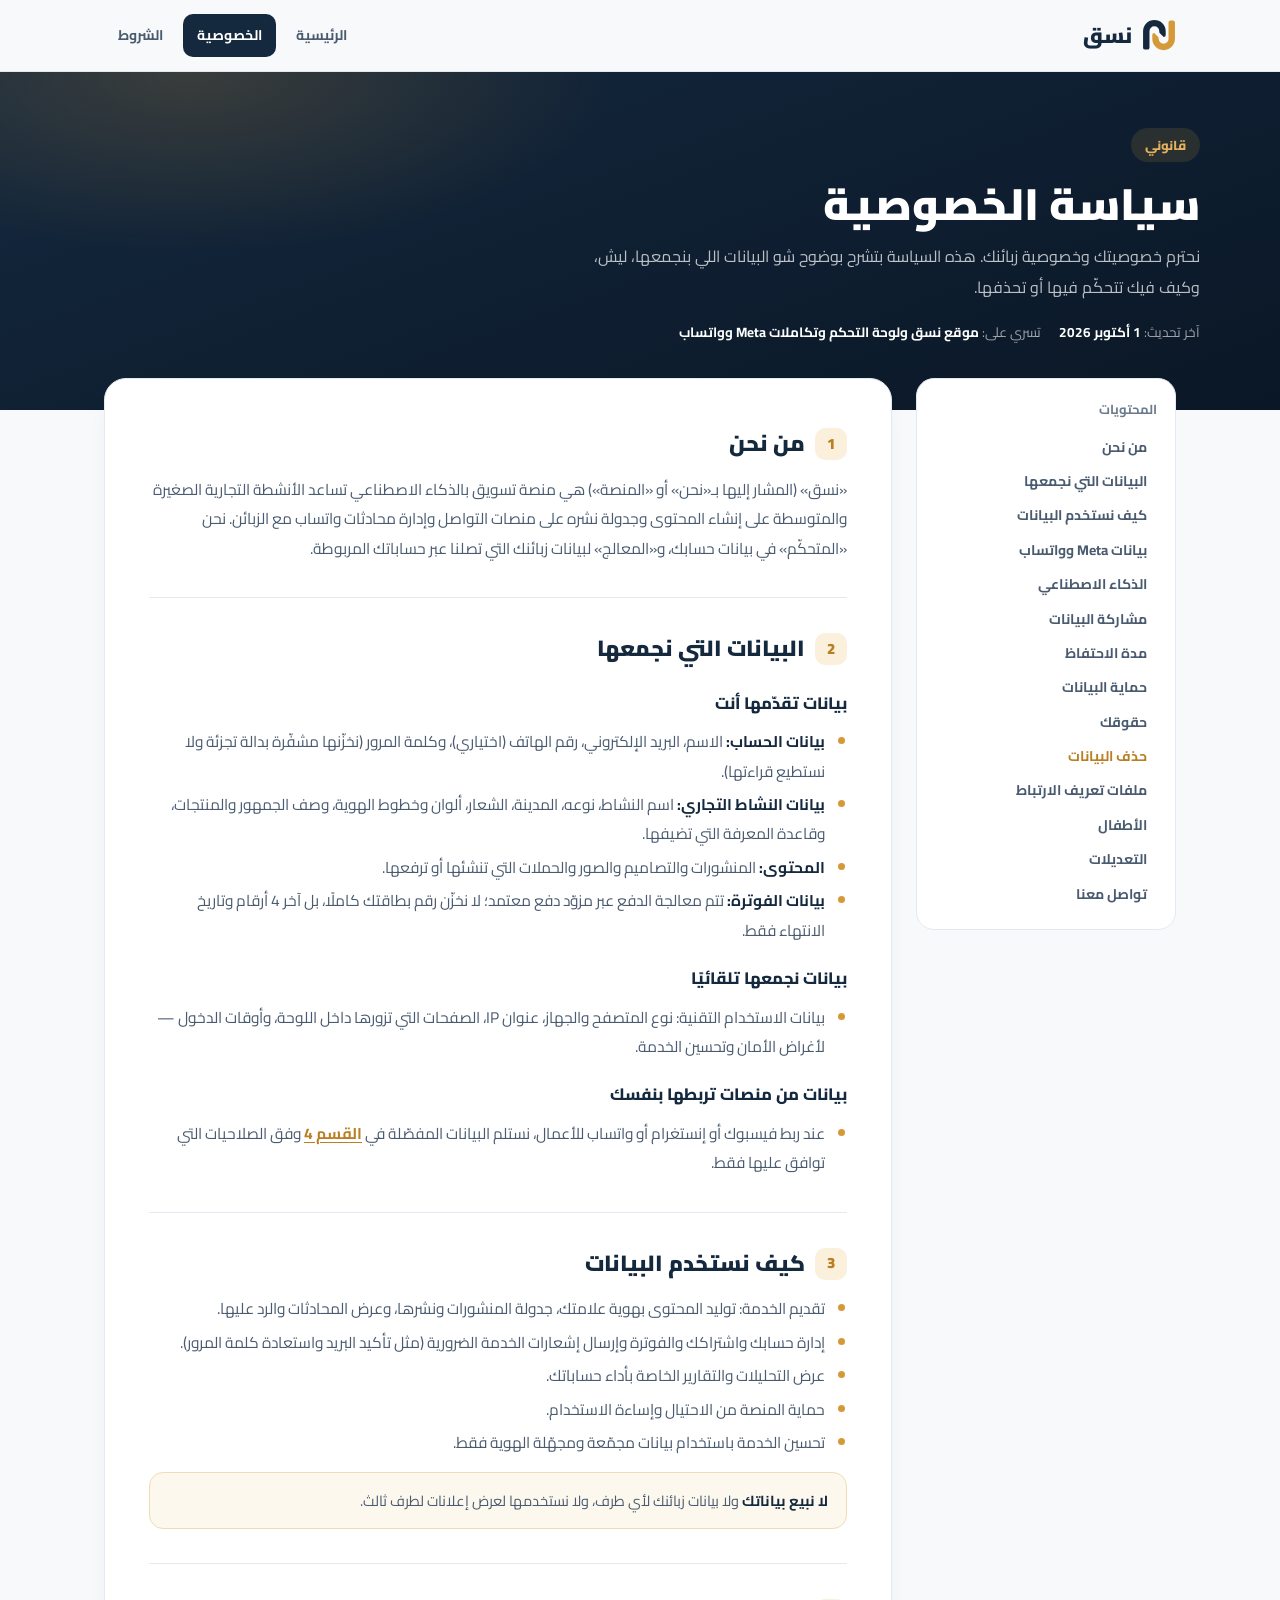
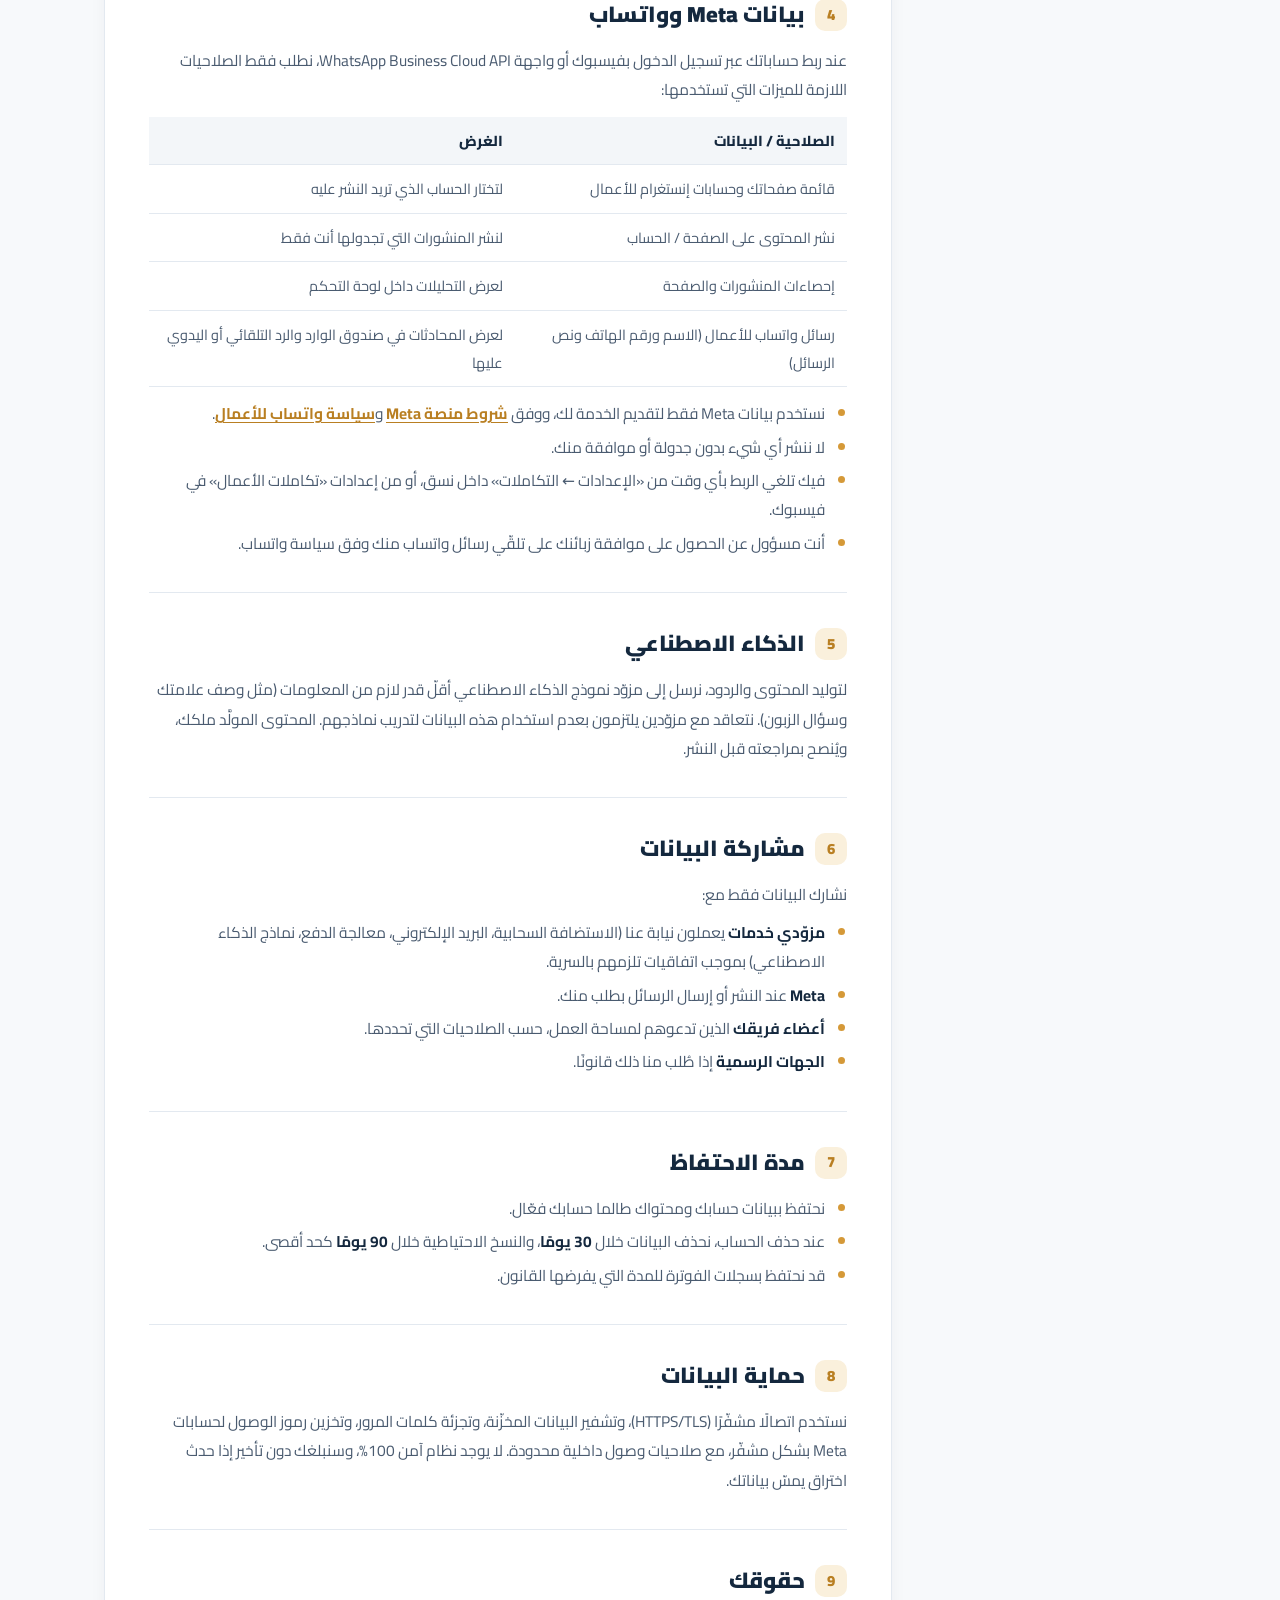
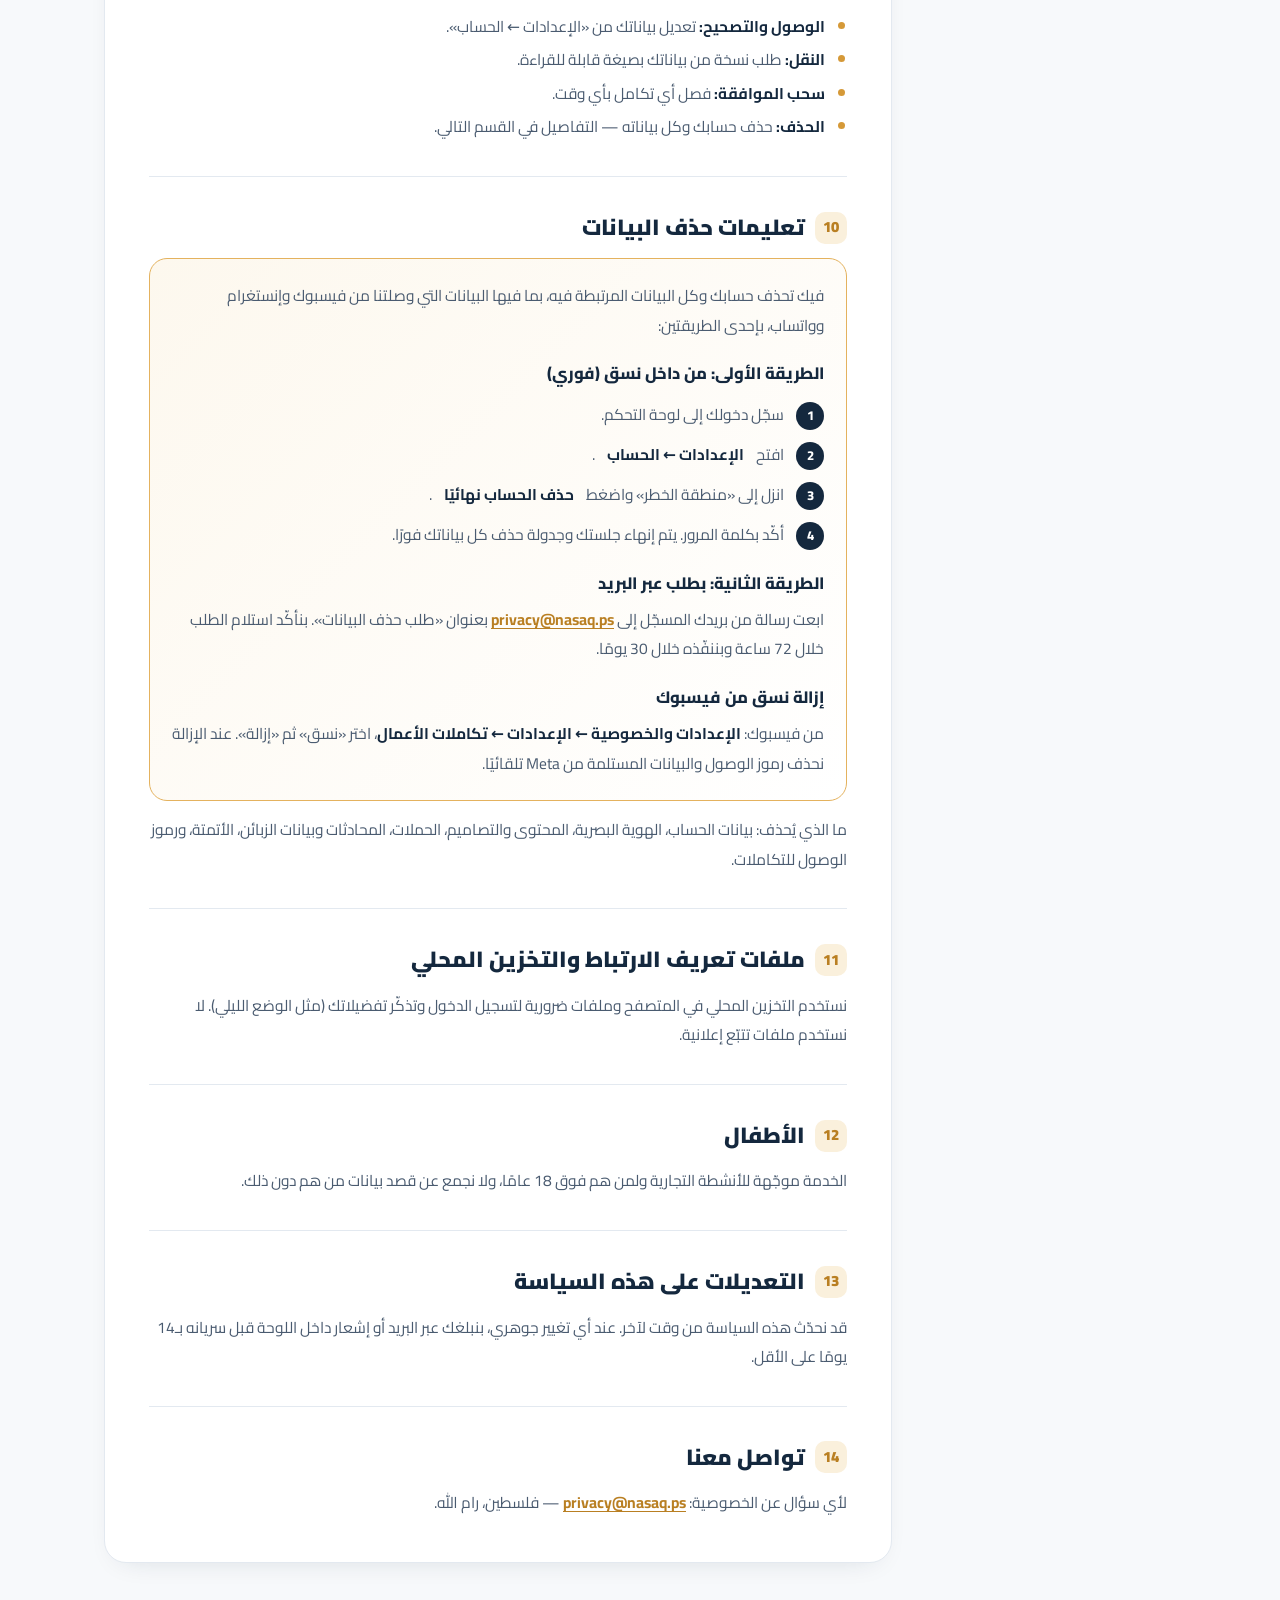
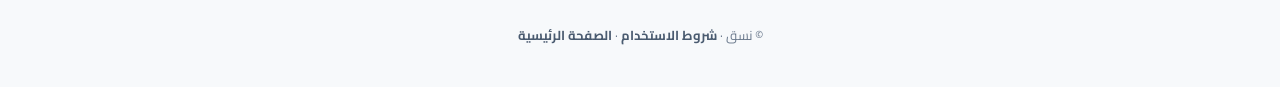
<file: app/frontend/public/legal/privacy.html>
<!doctype html>
<html lang="ar" dir="rtl">
<head>
<meta charset="UTF-8">
<meta name="viewport" content="width=device-width, initial-scale=1.0">
<title>سياسة الخصوصية | نسق</title>
<meta name="description" content="كيف تجمع منصة نسق بياناتك وتستخدمها وتحميها، وكيف تحذفها.">
<meta name="theme-color" content="#0a1726">
<link rel="icon" type="image/svg+xml" href="data:image/svg+xml,%3Csvg xmlns='http://www.w3.org/2000/svg' viewBox='178 128 700 700'%3E%3Cpath fill='%2314283e' d='M200 400A233 233 0 0 1 666 400V478Q666 520 626 520L545 440Q533 428 534 410V400A101 101 0 0 0 332 400V738Q332 778 292 778H240Q200 778 200 738Z'/%3E%3Cpath fill='%23d59938' transform='rotate(180 528 478.5)' d='M200 400A233 233 0 0 1 666 400V478Q666 520 626 520L545 440Q533 428 534 410V400A101 101 0 0 0 332 400V738Q332 778 292 778H240Q200 778 200 738Z'/%3E%3C/svg%3E">
<link rel="preconnect" href="https://fonts.googleapis.com">
<link rel="preconnect" href="https://fonts.gstatic.com" crossorigin>
<link href="https://fonts.googleapis.com/css2?family=Cairo:wght@400;600;700;800;900&display=swap" rel="stylesheet">
<link rel="stylesheet" href="legal.css">
</head>
<body>

<svg width="0" height="0" style="position:absolute" aria-hidden="true">
  <symbol id="nasaq-mark" viewBox="178 128 700 700">
    <path fill="#14283e" d="M200 400A233 233 0 0 1 666 400V478Q666 520 626 520L545 440Q533 428 534 410V400A101 101 0 0 0 332 400V738Q332 778 292 778H240Q200 778 200 738Z"/>
    <path fill="#d59938" transform="rotate(180 528 478.5)" d="M200 400A233 233 0 0 1 666 400V478Q666 520 626 520L545 440Q533 428 534 410V400A101 101 0 0 0 332 400V738Q332 778 292 778H240Q200 778 200 738Z"/>
  </symbol>
</svg>

<header class="top">
  <div class="top-in">
    <a href="../landing/index.html" class="logo"><svg><use href="#nasaq-mark"/></svg><b>نسق</b></a>
    <nav>
      <a href="../landing/index.html">الرئيسية</a>
      <a href="privacy.html" class="on">الخصوصية</a>
      <a href="terms.html">الشروط</a>
    </nav>
  </div>
</header>

<div class="hero">
  <div class="hero-in">
    <span class="eyebrow">قانوني</span>
    <h1>سياسة الخصوصية</h1>
    <p>نحترم خصوصيتك وخصوصية زبائنك. هذه السياسة بتشرح بوضوح شو البيانات اللي بنجمعها، ليش، وكيف فيك تتحكّم فيها أو تحذفها.</p>
    <div class="meta"><span>آخر تحديث: <b>1 أكتوبر 2026</b></span><span>تسري على: <b>موقع نسق ولوحة التحكم وتكاملات Meta وواتساب</b></span></div>
  </div>
</div>

<div class="wrap">
  <aside class="toc">
    <b>المحتويات</b>
    <a href="#who">من نحن</a>
    <a href="#collect">البيانات التي نجمعها</a>
    <a href="#use">كيف نستخدم البيانات</a>
    <a href="#meta">بيانات Meta وواتساب</a>
    <a href="#ai">الذكاء الاصطناعي</a>
    <a href="#share">مشاركة البيانات</a>
    <a href="#retention">مدة الاحتفاظ</a>
    <a href="#security">حماية البيانات</a>
    <a href="#rights">حقوقك</a>
    <a href="#data-deletion" class="hl">حذف البيانات</a>
    <a href="#cookies">ملفات تعريف الارتباط</a>
    <a href="#children">الأطفال</a>
    <a href="#changes">التعديلات</a>
    <a href="#contact">تواصل معنا</a>
  </aside>

  <main class="doc">
    <section id="who">
      <h2><span class="n">1</span>من نحن</h2>
      <p>«نسق» (المشار إليها بـ«نحن» أو «المنصة») هي منصة تسويق بالذكاء الاصطناعي تساعد الأنشطة التجارية الصغيرة والمتوسطة على إنشاء المحتوى وجدولة نشره على منصات التواصل وإدارة محادثات واتساب مع الزبائن. نحن «المتحكّم» في بيانات حسابك، و«المعالج» لبيانات زبائنك التي تصلنا عبر حساباتك المربوطة.</p>
    </section>

    <section id="collect">
      <h2><span class="n">2</span>البيانات التي نجمعها</h2>
      <h3>بيانات تقدّمها أنت</h3>
      <ul>
        <li><strong>بيانات الحساب:</strong> الاسم، البريد الإلكتروني، رقم الهاتف (اختياري)، وكلمة المرور (نخزّنها مشفّرة بدالة تجزئة ولا نستطيع قراءتها).</li>
        <li><strong>بيانات النشاط التجاري:</strong> اسم النشاط، نوعه، المدينة، الشعار، ألوان وخطوط الهوية، وصف الجمهور والمنتجات، وقاعدة المعرفة التي تضيفها.</li>
        <li><strong>المحتوى:</strong> المنشورات والتصاميم والصور والحملات التي تنشئها أو ترفعها.</li>
        <li><strong>بيانات الفوترة:</strong> تتم معالجة الدفع عبر مزوّد دفع معتمد؛ لا نخزّن رقم بطاقتك كاملًا، بل آخر 4 أرقام وتاريخ الانتهاء فقط.</li>
      </ul>
      <h3>بيانات نجمعها تلقائيًا</h3>
      <ul>
        <li>بيانات الاستخدام التقنية: نوع المتصفح والجهاز، عنوان IP، الصفحات التي تزورها داخل اللوحة، وأوقات الدخول — لأغراض الأمان وتحسين الخدمة.</li>
      </ul>
      <h3>بيانات من منصات تربطها بنفسك</h3>
      <ul>
        <li>عند ربط فيسبوك أو إنستغرام أو واتساب للأعمال، نستلم البيانات المفصّلة في <a href="#meta">القسم 4</a> وفق الصلاحيات التي توافق عليها فقط.</li>
      </ul>
    </section>

    <section id="use">
      <h2><span class="n">3</span>كيف نستخدم البيانات</h2>
      <ul>
        <li>تقديم الخدمة: توليد المحتوى بهوية علامتك، جدولة المنشورات ونشرها، وعرض المحادثات والرد عليها.</li>
        <li>إدارة حسابك واشتراكك والفوترة وإرسال إشعارات الخدمة الضرورية (مثل تأكيد البريد واستعادة كلمة المرور).</li>
        <li>عرض التحليلات والتقارير الخاصة بأداء حساباتك.</li>
        <li>حماية المنصة من الاحتيال وإساءة الاستخدام.</li>
        <li>تحسين الخدمة باستخدام بيانات مجمّعة ومجهّلة الهوية فقط.</li>
      </ul>
      <div class="note"><strong>لا نبيع بياناتك</strong> ولا بيانات زبائنك لأي طرف، ولا نستخدمها لعرض إعلانات لطرف ثالث.</div>
    </section>

    <section id="meta">
      <h2><span class="n">4</span>بيانات Meta وواتساب</h2>
      <p>عند ربط حساباتك عبر تسجيل الدخول بفيسبوك أو واجهة WhatsApp Business Cloud API، نطلب فقط الصلاحيات اللازمة للميزات التي تستخدمها:</p>
      <table>
        <thead><tr><th>الصلاحية / البيانات</th><th>الغرض</th></tr></thead>
        <tbody>
          <tr><td>قائمة صفحاتك وحسابات إنستغرام للأعمال</td><td>لتختار الحساب الذي تريد النشر عليه</td></tr>
          <tr><td>نشر المحتوى على الصفحة / الحساب</td><td>لنشر المنشورات التي تجدولها أنت فقط</td></tr>
          <tr><td>إحصاءات المنشورات والصفحة</td><td>لعرض التحليلات داخل لوحة التحكم</td></tr>
          <tr><td>رسائل واتساب للأعمال (الاسم ورقم الهاتف ونص الرسائل)</td><td>لعرض المحادثات في صندوق الوارد والرد التلقائي أو اليدوي عليها</td></tr>
        </tbody>
      </table>
      <ul>
        <li>نستخدم بيانات Meta فقط لتقديم الخدمة لك، ووفق <a href="https://developers.facebook.com/terms" target="_blank" rel="noopener">شروط منصة Meta</a> و<a href="https://www.whatsapp.com/legal/business-policy" target="_blank" rel="noopener">سياسة واتساب للأعمال</a>.</li>
        <li>لا ننشر أي شيء بدون جدولة أو موافقة منك.</li>
        <li>فيك تلغي الربط بأي وقت من «الإعدادات ← التكاملات» داخل نسق، أو من إعدادات «تكاملات الأعمال» في فيسبوك.</li>
        <li>أنت مسؤول عن الحصول على موافقة زبائنك على تلقّي رسائل واتساب منك وفق سياسة واتساب.</li>
      </ul>
    </section>

    <section id="ai">
      <h2><span class="n">5</span>الذكاء الاصطناعي</h2>
      <p>لتوليد المحتوى والردود، نرسل إلى مزوّد نموذج الذكاء الاصطناعي أقلّ قدر لازم من المعلومات (مثل وصف علامتك وسؤال الزبون). نتعاقد مع مزوّدين يلتزمون بعدم استخدام هذه البيانات لتدريب نماذجهم. المحتوى المولَّد ملكك، ويُنصح بمراجعته قبل النشر.</p>
    </section>

    <section id="share">
      <h2><span class="n">6</span>مشاركة البيانات</h2>
      <p>نشارك البيانات فقط مع:</p>
      <ul>
        <li><strong>مزوّدي خدمات</strong> يعملون نيابة عنا (الاستضافة السحابية، البريد الإلكتروني، معالجة الدفع، نماذج الذكاء الاصطناعي) بموجب اتفاقيات تلزمهم بالسرية.</li>
        <li><strong>Meta</strong> عند النشر أو إرسال الرسائل بطلب منك.</li>
        <li><strong>أعضاء فريقك</strong> الذين تدعوهم لمساحة العمل، حسب الصلاحيات التي تحددها.</li>
        <li><strong>الجهات الرسمية</strong> إذا طُلب منا ذلك قانونًا.</li>
      </ul>
    </section>

    <section id="retention">
      <h2><span class="n">7</span>مدة الاحتفاظ</h2>
      <ul>
        <li>نحتفظ ببيانات حسابك ومحتواك طالما حسابك فعّال.</li>
        <li>عند حذف الحساب، نحذف البيانات خلال <strong>30 يومًا</strong>، والنسخ الاحتياطية خلال <strong>90 يومًا</strong> كحد أقصى.</li>
        <li>قد نحتفظ بسجلات الفوترة للمدة التي يفرضها القانون.</li>
      </ul>
    </section>

    <section id="security">
      <h2><span class="n">8</span>حماية البيانات</h2>
      <p>نستخدم اتصالًا مشفّرًا (HTTPS/TLS)، وتشفير البيانات المخزّنة، وتجزئة كلمات المرور، وتخزين رموز الوصول لحسابات Meta بشكل مشفّر، مع صلاحيات وصول داخلية محدودة. لا يوجد نظام آمن 100%، وسنبلغك دون تأخير إذا حدث اختراق يمسّ بياناتك.</p>
    </section>

    <section id="rights">
      <h2><span class="n">9</span>حقوقك</h2>
      <ul>
        <li><strong>الوصول والتصحيح:</strong> تعديل بياناتك من «الإعدادات ← الحساب».</li>
        <li><strong>النقل:</strong> طلب نسخة من بياناتك بصيغة قابلة للقراءة.</li>
        <li><strong>سحب الموافقة:</strong> فصل أي تكامل بأي وقت.</li>
        <li><strong>الحذف:</strong> حذف حسابك وكل بياناته — التفاصيل في القسم التالي.</li>
      </ul>
    </section>

    <section id="data-deletion">
      <h2><span class="n">10</span>تعليمات حذف البيانات</h2>
      <div class="highlight">
        <p>فيك تحذف حسابك وكل البيانات المرتبطة فيه، بما فيها البيانات التي وصلتنا من فيسبوك وإنستغرام وواتساب، بإحدى الطريقتين:</p>
        <h3>الطريقة الأولى: من داخل نسق (فوري)</h3>
        <ol class="steps-list">
          <li>سجّل دخولك إلى لوحة التحكم.</li>
          <li>افتح <strong>الإعدادات ← الحساب</strong>.</li>
          <li>انزل إلى «منطقة الخطر» واضغط <strong>حذف الحساب نهائيًا</strong>.</li>
          <li>أكّد بكلمة المرور. يتم إنهاء جلستك وجدولة حذف كل بياناتك فورًا.</li>
        </ol>
        <h3>الطريقة الثانية: بطلب عبر البريد</h3>
        <p>ابعت رسالة من بريدك المسجّل إلى <a href="mailto:privacy@nasaq.ps?subject=طلب حذف البيانات">privacy@nasaq.ps</a> بعنوان «طلب حذف البيانات». بنأكّد استلام الطلب خلال 72 ساعة وبننفّذه خلال 30 يومًا.</p>
        <h3>إزالة نسق من فيسبوك</h3>
        <p>من فيسبوك: <strong>الإعدادات والخصوصية ← الإعدادات ← تكاملات الأعمال</strong>، اختر «نسق» ثم «إزالة». عند الإزالة نحذف رموز الوصول والبيانات المستلمة من Meta تلقائيًا.</p>
      </div>
      <p style="margin-top:14px">ما الذي يُحذف: بيانات الحساب، الهوية البصرية، المحتوى والتصاميم، الحملات، المحادثات وبيانات الزبائن، الأتمتة، ورموز الوصول للتكاملات.</p>
    </section>

    <section id="cookies">
      <h2><span class="n">11</span>ملفات تعريف الارتباط والتخزين المحلي</h2>
      <p>نستخدم التخزين المحلي في المتصفح وملفات ضرورية لتسجيل الدخول وتذكّر تفضيلاتك (مثل الوضع الليلي). لا نستخدم ملفات تتبّع إعلانية.</p>
    </section>

    <section id="children">
      <h2><span class="n">12</span>الأطفال</h2>
      <p>الخدمة موجّهة للأنشطة التجارية ولمن هم فوق 18 عامًا، ولا نجمع عن قصد بيانات من هم دون ذلك.</p>
    </section>

    <section id="changes">
      <h2><span class="n">13</span>التعديلات على هذه السياسة</h2>
      <p>قد نحدّث هذه السياسة من وقت لآخر. عند أي تغيير جوهري، بنبلغك عبر البريد أو إشعار داخل اللوحة قبل سريانه بـ14 يومًا على الأقل.</p>
    </section>

    <section id="contact">
      <h2><span class="n">14</span>تواصل معنا</h2>
      <p>لأي سؤال عن الخصوصية: <a href="mailto:privacy@nasaq.ps">privacy@nasaq.ps</a> — فلسطين، رام الله.</p>
    </section>
  </main>
</div>

<p class="foot">© نسق · <a href="terms.html">شروط الاستخدام</a> · <a href="../landing/index.html">الصفحة الرئيسية</a></p>
</body>
</html>
</file>
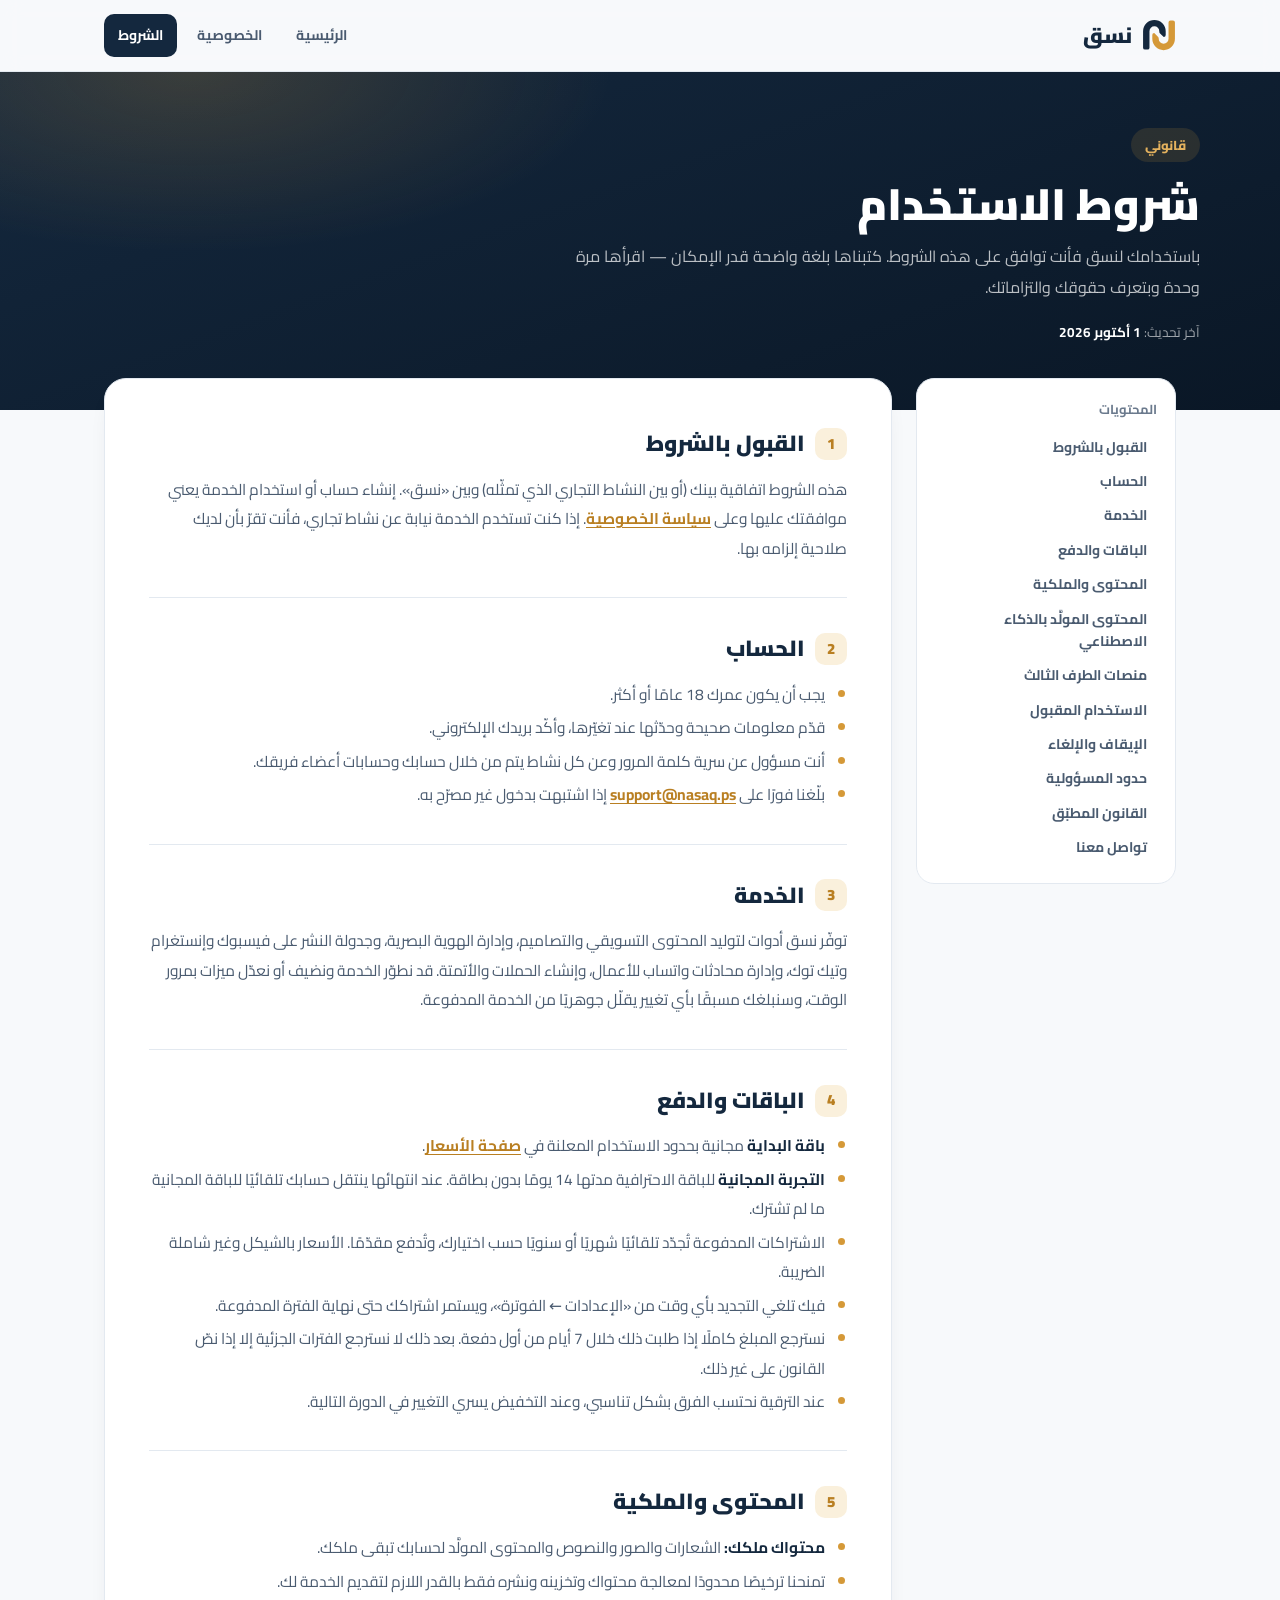
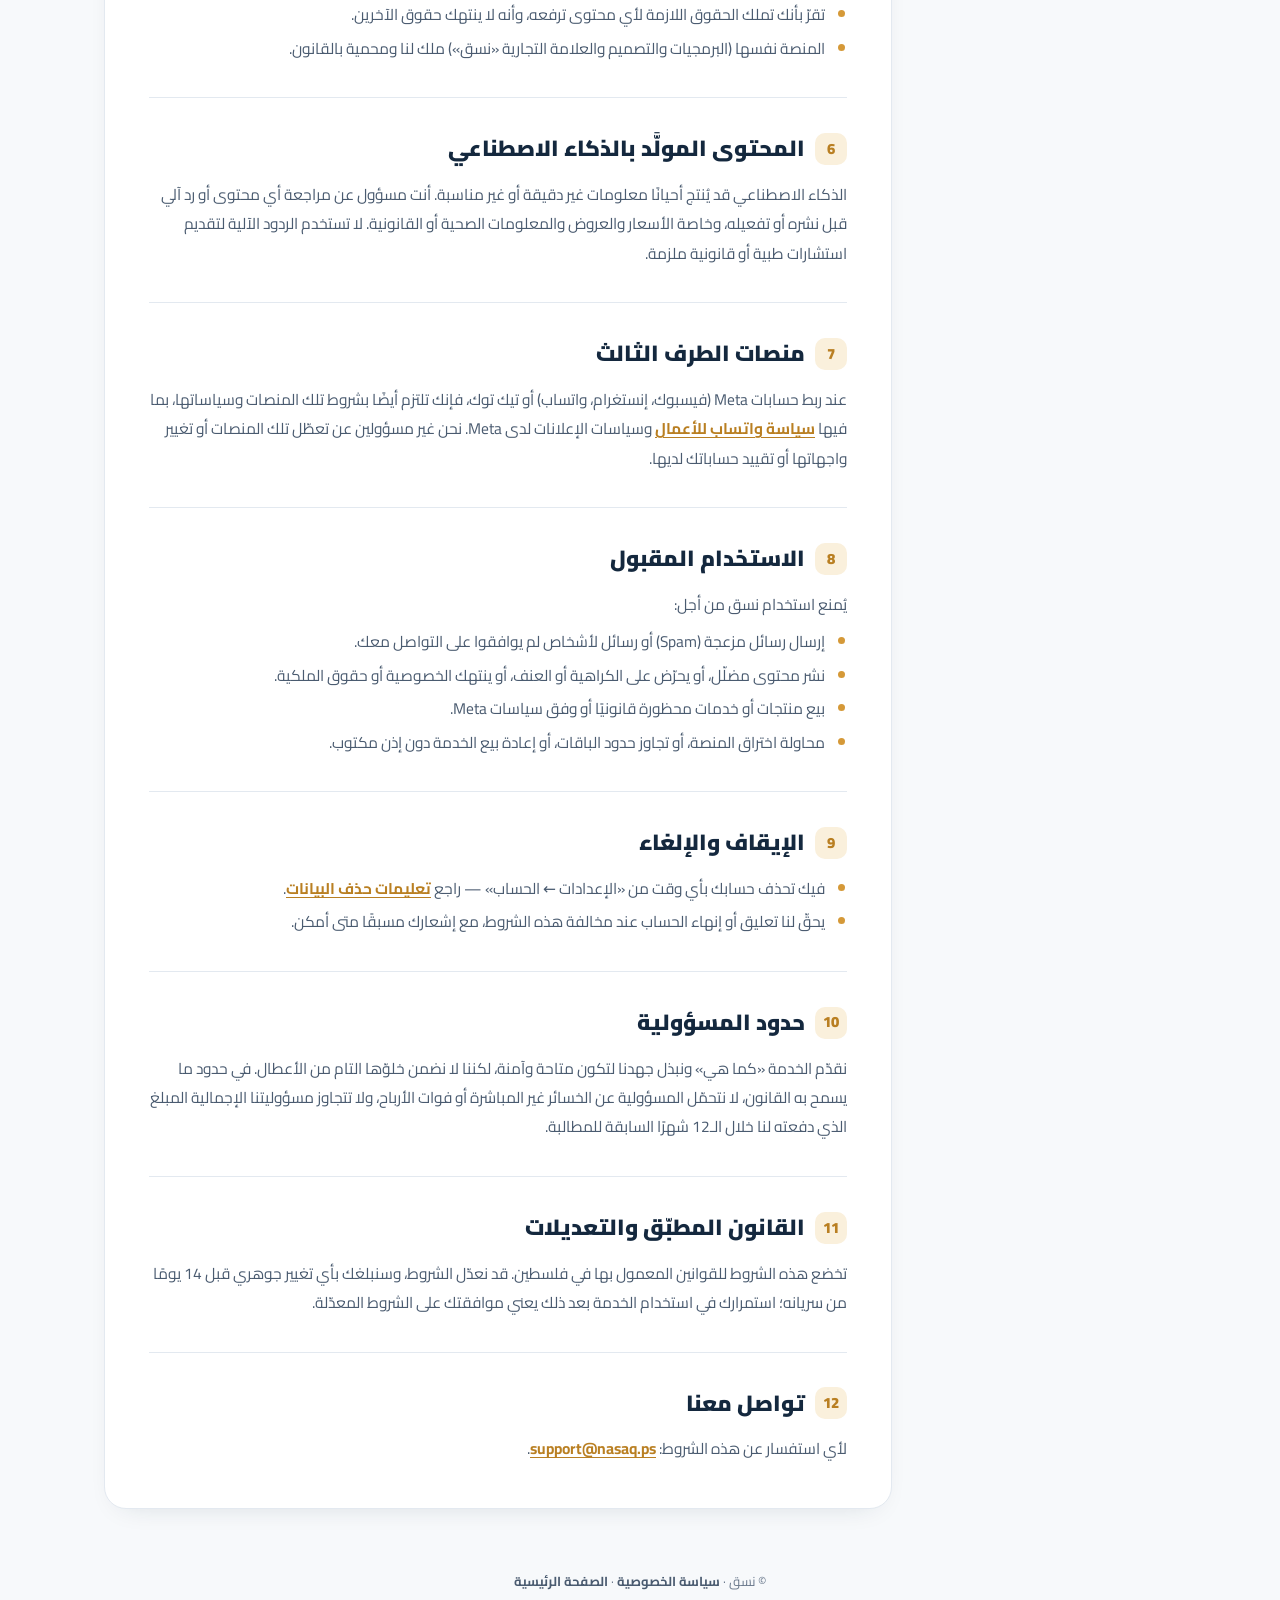
<file: app/frontend/public/legal/terms.html>
<!doctype html>
<html lang="ar" dir="rtl">
<head>
<meta charset="UTF-8">
<meta name="viewport" content="width=device-width, initial-scale=1.0">
<title>شروط الاستخدام | نسق</title>
<meta name="description" content="الشروط التي تنظّم استخدامك لمنصة نسق للتسويق بالذكاء الاصطناعي.">
<meta name="theme-color" content="#0a1726">
<link rel="icon" type="image/svg+xml" href="data:image/svg+xml,%3Csvg xmlns='http://www.w3.org/2000/svg' viewBox='178 128 700 700'%3E%3Cpath fill='%2314283e' d='M200 400A233 233 0 0 1 666 400V478Q666 520 626 520L545 440Q533 428 534 410V400A101 101 0 0 0 332 400V738Q332 778 292 778H240Q200 778 200 738Z'/%3E%3Cpath fill='%23d59938' transform='rotate(180 528 478.5)' d='M200 400A233 233 0 0 1 666 400V478Q666 520 626 520L545 440Q533 428 534 410V400A101 101 0 0 0 332 400V738Q332 778 292 778H240Q200 778 200 738Z'/%3E%3C/svg%3E">
<link rel="preconnect" href="https://fonts.googleapis.com">
<link rel="preconnect" href="https://fonts.gstatic.com" crossorigin>
<link href="https://fonts.googleapis.com/css2?family=Cairo:wght@400;600;700;800;900&display=swap" rel="stylesheet">
<link rel="stylesheet" href="legal.css">
</head>
<body>

<svg width="0" height="0" style="position:absolute" aria-hidden="true">
  <symbol id="nasaq-mark" viewBox="178 128 700 700">
    <path fill="#14283e" d="M200 400A233 233 0 0 1 666 400V478Q666 520 626 520L545 440Q533 428 534 410V400A101 101 0 0 0 332 400V738Q332 778 292 778H240Q200 778 200 738Z"/>
    <path fill="#d59938" transform="rotate(180 528 478.5)" d="M200 400A233 233 0 0 1 666 400V478Q666 520 626 520L545 440Q533 428 534 410V400A101 101 0 0 0 332 400V738Q332 778 292 778H240Q200 778 200 738Z"/>
  </symbol>
</svg>

<header class="top">
  <div class="top-in">
    <a href="../landing/index.html" class="logo"><svg><use href="#nasaq-mark"/></svg><b>نسق</b></a>
    <nav>
      <a href="../landing/index.html">الرئيسية</a>
      <a href="privacy.html">الخصوصية</a>
      <a href="terms.html" class="on">الشروط</a>
    </nav>
  </div>
</header>

<div class="hero">
  <div class="hero-in">
    <span class="eyebrow">قانوني</span>
    <h1>شروط الاستخدام</h1>
    <p>باستخدامك لنسق فأنت توافق على هذه الشروط. كتبناها بلغة واضحة قدر الإمكان — اقرأها مرة وحدة وبتعرف حقوقك والتزاماتك.</p>
    <div class="meta"><span>آخر تحديث: <b>1 أكتوبر 2026</b></span></div>
  </div>
</div>

<div class="wrap">
  <aside class="toc">
    <b>المحتويات</b>
    <a href="#accept">القبول بالشروط</a>
    <a href="#account">الحساب</a>
    <a href="#service">الخدمة</a>
    <a href="#plans">الباقات والدفع</a>
    <a href="#content">المحتوى والملكية</a>
    <a href="#ai">المحتوى المولَّد بالذكاء الاصطناعي</a>
    <a href="#third">منصات الطرف الثالث</a>
    <a href="#acceptable">الاستخدام المقبول</a>
    <a href="#termination">الإيقاف والإلغاء</a>
    <a href="#liability">حدود المسؤولية</a>
    <a href="#law">القانون المطبّق</a>
    <a href="#contact">تواصل معنا</a>
  </aside>

  <main class="doc">
    <section id="accept">
      <h2><span class="n">1</span>القبول بالشروط</h2>
      <p>هذه الشروط اتفاقية بينك (أو بين النشاط التجاري الذي تمثّله) وبين «نسق». إنشاء حساب أو استخدام الخدمة يعني موافقتك عليها وعلى <a href="privacy.html">سياسة الخصوصية</a>. إذا كنت تستخدم الخدمة نيابة عن نشاط تجاري، فأنت تقرّ بأن لديك صلاحية إلزامه بها.</p>
    </section>

    <section id="account">
      <h2><span class="n">2</span>الحساب</h2>
      <ul>
        <li>يجب أن يكون عمرك 18 عامًا أو أكثر.</li>
        <li>قدّم معلومات صحيحة وحدّثها عند تغيّرها، وأكّد بريدك الإلكتروني.</li>
        <li>أنت مسؤول عن سرية كلمة المرور وعن كل نشاط يتم من خلال حسابك وحسابات أعضاء فريقك.</li>
        <li>بلّغنا فورًا على <a href="mailto:support@nasaq.ps">support@nasaq.ps</a> إذا اشتبهت بدخول غير مصرّح به.</li>
      </ul>
    </section>

    <section id="service">
      <h2><span class="n">3</span>الخدمة</h2>
      <p>توفّر نسق أدوات لتوليد المحتوى التسويقي والتصاميم، وإدارة الهوية البصرية، وجدولة النشر على فيسبوك وإنستغرام وتيك توك، وإدارة محادثات واتساب للأعمال، وإنشاء الحملات والأتمتة. قد نطوّر الخدمة ونضيف أو نعدّل ميزات بمرور الوقت، وسنبلغك مسبقًا بأي تغيير يقلّل جوهريًا من الخدمة المدفوعة.</p>
    </section>

    <section id="plans">
      <h2><span class="n">4</span>الباقات والدفع</h2>
      <ul>
        <li><strong>باقة البداية</strong> مجانية بحدود الاستخدام المعلنة في <a href="../landing/index.html#pricing">صفحة الأسعار</a>.</li>
        <li><strong>التجربة المجانية</strong> للباقة الاحترافية مدتها 14 يومًا بدون بطاقة. عند انتهائها ينتقل حسابك تلقائيًا للباقة المجانية ما لم تشترك.</li>
        <li>الاشتراكات المدفوعة تُجدّد تلقائيًا شهريًا أو سنويًا حسب اختيارك، وتُدفع مقدّمًا. الأسعار بالشيكل وغير شاملة الضريبة.</li>
        <li>فيك تلغي التجديد بأي وقت من «الإعدادات ← الفوترة»، ويستمر اشتراكك حتى نهاية الفترة المدفوعة.</li>
        <li>نسترجع المبلغ كاملًا إذا طلبت ذلك خلال 7 أيام من أول دفعة. بعد ذلك لا نسترجع الفترات الجزئية إلا إذا نصّ القانون على غير ذلك.</li>
        <li>عند الترقية نحتسب الفرق بشكل تناسبي، وعند التخفيض يسري التغيير في الدورة التالية.</li>
      </ul>
    </section>

    <section id="content">
      <h2><span class="n">5</span>المحتوى والملكية</h2>
      <ul>
        <li><strong>محتواك ملكك:</strong> الشعارات والصور والنصوص والمحتوى المولَّد لحسابك تبقى ملكك.</li>
        <li>تمنحنا ترخيصًا محدودًا لمعالجة محتواك وتخزينه ونشره فقط بالقدر اللازم لتقديم الخدمة لك.</li>
        <li>تقرّ بأنك تملك الحقوق اللازمة لأي محتوى ترفعه، وأنه لا ينتهك حقوق الآخرين.</li>
        <li>المنصة نفسها (البرمجيات والتصميم والعلامة التجارية «نسق») ملك لنا ومحمية بالقانون.</li>
      </ul>
    </section>

    <section id="ai">
      <h2><span class="n">6</span>المحتوى المولَّد بالذكاء الاصطناعي</h2>
      <p>الذكاء الاصطناعي قد يُنتج أحيانًا معلومات غير دقيقة أو غير مناسبة. أنت مسؤول عن مراجعة أي محتوى أو رد آلي قبل نشره أو تفعيله، وخاصة الأسعار والعروض والمعلومات الصحية أو القانونية. لا تستخدم الردود الآلية لتقديم استشارات طبية أو قانونية ملزمة.</p>
    </section>

    <section id="third">
      <h2><span class="n">7</span>منصات الطرف الثالث</h2>
      <p>عند ربط حسابات Meta (فيسبوك، إنستغرام، واتساب) أو تيك توك، فإنك تلتزم أيضًا بشروط تلك المنصات وسياساتها، بما فيها <a href="https://www.whatsapp.com/legal/business-policy" target="_blank" rel="noopener">سياسة واتساب للأعمال</a> وسياسات الإعلانات لدى Meta. نحن غير مسؤولين عن تعطّل تلك المنصات أو تغيير واجهاتها أو تقييد حساباتك لديها.</p>
    </section>

    <section id="acceptable">
      <h2><span class="n">8</span>الاستخدام المقبول</h2>
      <p>يُمنع استخدام نسق من أجل:</p>
      <ul>
        <li>إرسال رسائل مزعجة (Spam) أو رسائل لأشخاص لم يوافقوا على التواصل معك.</li>
        <li>نشر محتوى مضلّل، أو يحرّض على الكراهية أو العنف، أو ينتهك الخصوصية أو حقوق الملكية.</li>
        <li>بيع منتجات أو خدمات محظورة قانونيًا أو وفق سياسات Meta.</li>
        <li>محاولة اختراق المنصة، أو تجاوز حدود الباقات، أو إعادة بيع الخدمة دون إذن مكتوب.</li>
      </ul>
    </section>

    <section id="termination">
      <h2><span class="n">9</span>الإيقاف والإلغاء</h2>
      <ul>
        <li>فيك تحذف حسابك بأي وقت من «الإعدادات ← الحساب» — راجع <a href="privacy.html#data-deletion">تعليمات حذف البيانات</a>.</li>
        <li>يحقّ لنا تعليق أو إنهاء الحساب عند مخالفة هذه الشروط، مع إشعارك مسبقًا متى أمكن.</li>
      </ul>
    </section>

    <section id="liability">
      <h2><span class="n">10</span>حدود المسؤولية</h2>
      <p>نقدّم الخدمة «كما هي» ونبذل جهدنا لتكون متاحة وآمنة، لكننا لا نضمن خلوّها التام من الأعطال. في حدود ما يسمح به القانون، لا نتحمّل المسؤولية عن الخسائر غير المباشرة أو فوات الأرباح، ولا تتجاوز مسؤوليتنا الإجمالية المبلغ الذي دفعته لنا خلال الـ12 شهرًا السابقة للمطالبة.</p>
    </section>

    <section id="law">
      <h2><span class="n">11</span>القانون المطبّق والتعديلات</h2>
      <p>تخضع هذه الشروط للقوانين المعمول بها في فلسطين. قد نعدّل الشروط، وسنبلغك بأي تغيير جوهري قبل 14 يومًا من سريانه؛ استمرارك في استخدام الخدمة بعد ذلك يعني موافقتك على الشروط المعدّلة.</p>
    </section>

    <section id="contact">
      <h2><span class="n">12</span>تواصل معنا</h2>
      <p>لأي استفسار عن هذه الشروط: <a href="mailto:support@nasaq.ps">support@nasaq.ps</a>.</p>
    </section>
  </main>
</div>

<p class="foot">© نسق · <a href="privacy.html">سياسة الخصوصية</a> · <a href="../landing/index.html">الصفحة الرئيسية</a></p>
</body>
</html>
</file>
<file: app/frontend/public/dashboard/css/app.css>
:root{
  --navy-950:#0a1726; --navy-900:#0f1f33; --navy-800:#14283e; --navy-700:#1f3b5a; --navy-600:#2b4f78;
  --gold-600:#b97f22; --gold-500:#d59938; --gold-400:#e4b25e; --gold-100:#faf0dc; --gold-50:#fdf8ee;
  --wa:#25d366; --green:#16a34a; --green-bg:#e8f7ee; --red:#dc2626; --red-bg:#fdecec; --blue:#2563eb; --blue-bg:#e8f0fe; --purple:#7c3aed; --purple-bg:#f1ebfe; --amber:#d97706; --amber-bg:#fef3e2;
  --ink:#14283e; --ink-soft:#4a5b70; --muted:#7a8899;
  --bg:#f4f6f9; --card:#ffffff; --card-2:#f8fafc; --line:#e6ebf1; --line-2:#eef2f6; --hover:#f3f6f9;
  --radius:18px; --radius-sm:12px;
  --shadow-sm:0 1px 2px rgba(20,40,62,.05),0 1px 6px rgba(20,40,62,.04);
  --shadow:0 12px 32px -12px rgba(20,40,62,.18);
  --shadow-lg:0 30px 60px -20px rgba(20,40,62,.35);
  --sb-w:268px;
  --ease:cubic-bezier(.4,0,.2,1);
}
html.dark{
  --ink:#e8eef5; --ink-soft:#b3c0cf; --muted:#8193a8;
  --bg:#08121e; --card:#0f1d2e; --card-2:#132438; --line:#1d3149; --line-2:#172a40; --hover:#152a41;
  --gold-100:rgba(213,153,56,.14); --gold-50:rgba(213,153,56,.08);
  --green-bg:rgba(22,163,74,.15); --red-bg:rgba(220,38,38,.15); --blue-bg:rgba(37,99,235,.16); --purple-bg:rgba(124,58,237,.18); --amber-bg:rgba(217,119,6,.16);
  --shadow-sm:0 1px 2px rgba(0,0,0,.3); --shadow:0 12px 32px -12px rgba(0,0,0,.6);
  color-scheme:dark;
}
html.collapsed{--sb-w:84px}
*{box-sizing:border-box;margin:0;padding:0}
body{font-family:Cairo,system-ui,sans-serif;background:var(--bg);color:var(--ink);line-height:1.7;-webkit-font-smoothing:antialiased;font-size:15px}
a{color:inherit;text-decoration:none}
button{font-family:inherit;cursor:pointer;border:0;background:none;color:inherit;font-size:inherit}
input,select,textarea{font-family:inherit;font-size:inherit;color:inherit}
img,svg{display:block}
::selection{background:var(--gold-400);color:var(--navy-900)}
.icon{width:22px;height:22px;stroke:currentColor;fill:none;stroke-width:1.8;stroke-linecap:round;stroke-linejoin:round;flex-shrink:0}
.icon-sm{width:18px;height:18px}
.icon-xs{width:14px;height:14px}
:focus-visible{outline:2px solid var(--gold-500);outline-offset:2px;border-radius:8px}
*::-webkit-scrollbar{width:10px;height:10px}
*::-webkit-scrollbar-thumb{background:var(--line);border-radius:10px;border:3px solid transparent;background-clip:padding-box}
*::-webkit-scrollbar-thumb:hover{background-color:var(--muted)}

/* ===== Buttons ===== */
.btn{display:inline-flex;align-items:center;justify-content:center;gap:8px;font-weight:700;font-size:14.5px;padding:11px 20px;border-radius:12px;transition:transform .15s,box-shadow .2s,background .2s,border-color .2s,opacity .2s;white-space:nowrap;line-height:1.3}
.btn:active{transform:scale(.97)}
.btn:disabled{opacity:.55;pointer-events:none}
.btn-sm{padding:8px 14px;font-size:13.5px;border-radius:10px}
.btn-lg{padding:14px 26px;font-size:16px}
.btn-block{width:100%}
.btn-gold{background:linear-gradient(135deg,var(--gold-400),var(--gold-500) 50%,var(--gold-600));color:var(--navy-900);box-shadow:0 8px 20px -8px rgba(213,153,56,.6)}
.btn-gold:hover{box-shadow:0 12px 26px -8px rgba(213,153,56,.75)}
.btn-navy{background:var(--navy-800);color:#fff}
.btn-navy:hover{background:var(--navy-700)}
html.dark .btn-navy{background:#22405f}
.btn-outline{border:1.5px solid var(--line);background:var(--card)}
.btn-outline:hover{border-color:var(--gold-500);color:var(--gold-600)}
html.dark .btn-outline:hover{color:var(--gold-400)}
.btn-ghost{color:var(--ink-soft)}
.btn-ghost:hover{background:var(--hover);color:var(--ink)}
.btn-wa{background:var(--wa);color:#fff}
.btn-wa:hover{background:#1fb959}
.btn-danger{background:var(--red-bg);color:var(--red)}
.icon-btn{width:40px;height:40px;border-radius:12px;display:grid;place-items:center;color:var(--ink-soft);position:relative;transition:background .2s,color .2s}
.icon-btn:hover{background:var(--hover);color:var(--ink)}
.icon-btn.sm{width:32px;height:32px;border-radius:9px}
.icon-btn.sm .icon{width:17px;height:17px}
.spin{animation:spin 1s linear infinite}
@keyframes spin{to{transform:rotate(360deg)}}

/* ===== Layout ===== */
.app{display:flex;min-height:100vh}
.main{flex:1;min-width:0;margin-inline-start:var(--sb-w);transition:margin .3s var(--ease);display:flex;flex-direction:column}
.view{padding:26px 30px 60px;flex:1;outline:none;max-width:1600px;width:100%;margin-inline:auto}
.view.enter{animation:viewIn .35s var(--ease)}
@keyframes viewIn{from{opacity:0;transform:translateY(8px)}}

/* ===== Sidebar ===== */
.sidebar{position:fixed;top:0;bottom:0;right:0;width:var(--sb-w);background:linear-gradient(180deg,var(--navy-900),var(--navy-950));color:rgba(255,255,255,.72);display:flex;flex-direction:column;z-index:40;transition:width .3s var(--ease),transform .3s var(--ease);border-inline-start:1px solid rgba(255,255,255,.04)}
.sb-head{display:flex;align-items:center;justify-content:space-between;padding:20px 18px 14px;gap:8px}
.sb-logo{display:flex;align-items:center;gap:11px;color:#fff;--mark-a:#fff;min-width:0}
.sb-mark{width:38px;height:38px;flex-shrink:0;transition:transform .5s cubic-bezier(.34,1.56,.64,1)}
.sb-logo:hover .sb-mark{transform:rotate(180deg)}
.sb-brand{display:flex;flex-direction:column;line-height:1;white-space:nowrap}
.sb-brand b{font-size:23px;font-weight:900}
.sb-brand small{font-size:9px;font-weight:700;letter-spacing:3px;color:var(--gold-400);margin-top:5px;direction:ltr;text-align:right}
.sb-collapse{width:34px;height:34px;border-radius:10px;display:grid;place-items:center;color:rgba(255,255,255,.5);transition:.2s}
.sb-collapse:hover{background:rgba(255,255,255,.07);color:#fff}
.company-switch{margin:4px 14px 10px;display:flex;align-items:center;gap:10px;padding:10px;border-radius:14px;background:rgba(255,255,255,.05);border:1px solid rgba(255,255,255,.07);text-align:right;transition:.2s}
.company-switch:hover{background:rgba(255,255,255,.09)}
.co-logo{width:36px;height:36px;border-radius:10px;background:linear-gradient(135deg,#6b8f71,#3f6b4a);color:#fff;display:grid;place-items:center;font-weight:900;flex-shrink:0;font-size:16px;overflow:hidden}
.co-logo img{width:100%;height:100%;object-fit:cover}
.co-info{display:flex;flex-direction:column;min-width:0;line-height:1.35;flex:1}
.co-info b{color:#fff;font-size:14px;white-space:nowrap;overflow:hidden;text-overflow:ellipsis}
.co-info small{font-size:11.5px;color:rgba(255,255,255,.5);white-space:nowrap;overflow:hidden;text-overflow:ellipsis}
.co-chev{color:rgba(255,255,255,.45)}
.sb-nav{flex:1;overflow-y:auto;padding:4px 12px 12px;scrollbar-width:thin}
.sb-nav::-webkit-scrollbar-thumb{background:rgba(255,255,255,.1)}
.sb-group{margin-top:14px}
.sb-group-title{font-size:11px;font-weight:800;color:rgba(255,255,255,.35);padding:0 12px 6px;letter-spacing:.5px;white-space:nowrap}
.sb-link{display:flex;align-items:center;gap:12px;padding:9px 12px;border-radius:11px;font-weight:600;font-size:14.5px;position:relative;transition:background .2s,color .2s;white-space:nowrap}
.sb-link:hover{background:rgba(255,255,255,.06);color:#fff}
.sb-link.active{background:linear-gradient(90deg,rgba(213,153,56,.06),rgba(213,153,56,.18));color:#fff}
.sb-link.active::before{content:"";position:absolute;right:-12px;top:8px;bottom:8px;width:4px;border-radius:4px 0 0 4px;background:var(--gold-500)}
.sb-link.active .icon{color:var(--gold-400)}
.sb-link .lbl{flex:1}
.sb-badge{font-size:11px;font-weight:800;min-width:20px;height:20px;padding:0 6px;border-radius:999px;background:var(--wa);color:#fff;display:grid;place-items:center}
.sb-badge.gold{background:var(--gold-500);color:var(--navy-900)}
.sb-badge.new{background:rgba(213,153,56,.18);color:var(--gold-400)}
.sb-foot{padding:12px 14px 18px}
.usage-card{background:linear-gradient(160deg,rgba(213,153,56,.16),rgba(255,255,255,.03));border:1px solid rgba(213,153,56,.22);border-radius:16px;padding:14px}
.usage-top{display:flex;justify-content:space-between;align-items:center;margin-bottom:10px;font-size:12.5px}
.plan-pill{background:var(--gold-500);color:var(--navy-900);font-weight:900;font-size:11px;padding:2px 10px;border-radius:999px}
.usage-num b{color:#fff;font-size:15px}
.usage-bar{height:6px;border-radius:6px;background:rgba(255,255,255,.1);overflow:hidden}
.usage-bar i{display:block;height:100%;border-radius:6px;background:linear-gradient(90deg,var(--gold-400),var(--gold-600))}
.usage-card p{font-size:11.5px;margin:8px 0 6px;color:rgba(255,255,255,.5)}
.usage-link{display:flex;align-items:center;gap:4px;font-size:13px;font-weight:800;color:var(--gold-400)}
.usage-link:hover{color:#fff}
html.collapsed .sb-brand,html.collapsed .co-info,html.collapsed .co-chev,html.collapsed .sb-group-title,html.collapsed .sb-link .lbl,html.collapsed .sb-badge,html.collapsed .sb-foot{display:none}
html.collapsed .sb-head{flex-direction:column;padding:18px 0 10px}
html.collapsed .company-switch{margin:4px auto 10px;padding:6px;justify-content:center}
html.collapsed .sb-link{justify-content:center;padding:11px}
html.collapsed .sb-group{margin-top:8px;border-top:1px solid rgba(255,255,255,.06);padding-top:8px}
html.collapsed .sb-group:first-child{border:0}
html.collapsed .sb-link[data-tip]:hover::after{content:attr(data-tip);position:absolute;right:calc(100% + 14px);top:50%;transform:translateY(-50%);background:var(--navy-800);color:#fff;padding:6px 12px;border-radius:8px;font-size:13px;box-shadow:var(--shadow);z-index:5}
.sb-overlay{display:none}

/* ===== Topbar ===== */
.topbar{position:sticky;top:0;z-index:30;display:flex;align-items:center;gap:16px;padding:14px 30px;background:color-mix(in srgb,var(--bg) 82%,transparent);backdrop-filter:blur(14px);-webkit-backdrop-filter:blur(14px);border-bottom:1px solid var(--line-2)}
.tb-title{min-width:0;flex-shrink:0}
.crumbs{font-size:12.5px;color:var(--muted);display:flex;gap:6px;align-items:center;line-height:1.3}
.crumbs a:hover{color:var(--gold-600)}
.tb-title h1{font-size:21px;font-weight:900;line-height:1.35;white-space:nowrap}
.tb-search{flex:1;max-width:440px;margin-inline:auto;display:flex;align-items:center;gap:10px;padding:10px 14px;border-radius:12px;background:var(--card);border:1px solid var(--line);color:var(--muted);font-size:14px;transition:border-color .2s,box-shadow .2s}
.tb-search:hover{border-color:var(--gold-400);box-shadow:0 0 0 4px var(--gold-50)}
.tb-search span{flex:1;text-align:right}
kbd{font-family:inherit;font-size:11px;font-weight:700;border:1px solid var(--line);background:var(--card-2);border-radius:6px;padding:1px 7px;color:var(--muted);direction:ltr}
.tb-actions{display:flex;align-items:center;gap:6px}
.tb-create{margin-inline-end:6px}
.dot-badge{position:absolute;top:9px;left:10px;width:9px;height:9px;border-radius:50%;background:var(--red);border:2px solid var(--bg)}
.avatar-btn{border-radius:50%;margin-inline-start:4px}
.avatar{width:38px;height:38px;border-radius:50%;background:linear-gradient(135deg,var(--gold-400),var(--gold-600));color:var(--navy-900);font-weight:900;display:grid;place-items:center;font-size:15px;flex-shrink:0}
.avatar.lg{width:44px;height:44px;font-size:17px}
.avatar.sm{width:30px;height:30px;font-size:12.5px}
.only-mobile{display:none}

/* ===== Dropdowns ===== */
.dd-wrap{position:relative}
.dropdown{position:absolute;top:calc(100% + 10px);left:0;min-width:240px;background:var(--card);border:1px solid var(--line);border-radius:16px;box-shadow:var(--shadow-lg);padding:8px;opacity:0;visibility:hidden;transform:translateY(-6px);transition:.2s var(--ease);z-index:50}
.dropdown.open{opacity:1;visibility:visible;transform:none}
.dropdown a,.dropdown .dd-item{display:flex;align-items:center;gap:10px;padding:9px 12px;border-radius:10px;font-weight:600;font-size:14px;color:var(--ink-soft);width:100%;text-align:right}
.dropdown a:hover,.dropdown .dd-item:hover{background:var(--hover);color:var(--ink)}
.dropdown a.danger{color:var(--red)}
.dropdown hr{border:0;border-top:1px solid var(--line);margin:6px 0}
.ud-head{display:flex;gap:12px;align-items:center;padding:8px 10px 12px;border-bottom:1px solid var(--line);margin-bottom:6px}
.ud-head b{display:block;font-size:15px}
.ud-head small{color:var(--muted);font-size:12.5px}
.notif-dd{width:370px;padding:0}
.nd-head{display:flex;justify-content:space-between;align-items:center;padding:14px 16px;border-bottom:1px solid var(--line)}
.nd-head b{font-size:15px}
.nd-head button{font-size:12.5px;font-weight:700;color:var(--gold-600)}
.nd-list{max-height:380px;overflow-y:auto;padding:6px}
.nd-item{display:flex;gap:12px;padding:10px;border-radius:12px;position:relative}
.nd-item:hover{background:var(--hover)}
.nd-item.unread::after{content:"";position:absolute;left:12px;top:16px;width:8px;height:8px;border-radius:50%;background:var(--gold-500)}
.nd-ic{width:36px;height:36px;border-radius:10px;display:grid;place-items:center;flex-shrink:0}
.nd-item p{font-size:13.5px;line-height:1.55;padding-left:14px}
.nd-item small{color:var(--muted);font-size:12px}
.company-dd{position:fixed;width:250px}

/* ===== Cards & primitives ===== */
.card{background:var(--card);border:1px solid var(--line);border-radius:var(--radius);box-shadow:var(--shadow-sm)}
.card-pad{padding:22px}
.card-head{display:flex;align-items:center;justify-content:space-between;gap:12px;padding:18px 22px 0;flex-wrap:wrap}
.card-head h3{font-size:16.5px;font-weight:800;display:flex;align-items:center;gap:8px}
.card-head p{font-size:13px;color:var(--muted);margin-top:2px}
.card-body{padding:18px 22px 22px}
.link-more{font-size:13px;font-weight:700;color:var(--gold-600);display:inline-flex;align-items:center;gap:3px}
html.dark .link-more{color:var(--gold-400)}
.link-more:hover{text-decoration:underline}
.grid{display:grid;gap:20px}
.g-4{grid-template-columns:repeat(4,minmax(0,1fr))}
.g-3{grid-template-columns:repeat(3,minmax(0,1fr))}
.g-2{grid-template-columns:repeat(2,minmax(0,1fr))}
.grid > *{min-width:0}
.g-main{grid-template-columns:minmax(0,2fr) minmax(0,1fr)}
.g-main-r{grid-template-columns:minmax(0,1fr) minmax(0,2fr)}
.mt{margin-top:20px}
.row{display:flex;align-items:center;gap:10px}
.between{justify-content:space-between}
.wrap{flex-wrap:wrap}
.muted{color:var(--muted)}
.small{font-size:13px}
.page-head{display:flex;justify-content:space-between;align-items:flex-end;gap:16px;margin-bottom:22px;flex-wrap:wrap}
.page-head h2{font-size:24px;font-weight:900;line-height:1.35}
.page-head p{color:var(--muted);margin-top:4px;font-size:14.5px}
.pill{display:inline-flex;align-items:center;gap:5px;font-size:12px;font-weight:700;padding:3px 10px;border-radius:999px;white-space:nowrap;line-height:1.6}
.pill::before{content:"";width:6px;height:6px;border-radius:50%;background:currentColor}
.pill.no-dot::before{display:none}
.p-green{background:var(--green-bg);color:var(--green)}
.p-red{background:var(--red-bg);color:var(--red)}
.p-blue{background:var(--blue-bg);color:var(--blue)}
.p-gold{background:var(--gold-100);color:var(--gold-600)}
.p-gray{background:var(--hover);color:var(--muted)}
.p-purple{background:var(--purple-bg);color:var(--purple)}
.p-amber{background:var(--amber-bg);color:var(--amber)}
html.dark .p-gold{color:var(--gold-400)}
html.dark .p-green{color:#4ade80} html.dark .p-red{color:#f87171} html.dark .p-blue{color:#60a5fa} html.dark .p-purple{color:#a78bfa} html.dark .p-amber{color:#fbbf24}
.plat{width:28px;height:28px;border-radius:8px;display:inline-grid;place-items:center;color:#fff;flex-shrink:0}
.plat .icon{width:15px;height:15px}
.plat.lg{width:36px;height:36px;border-radius:10px}
.plat.lg .icon{width:18px;height:18px}
.plat-ig{background:linear-gradient(45deg,#f58529,#dd2a7b 50%,#8134af)}
.plat-fb{background:#1877f2}
.plat-tt{background:#111}
.plat-in{background:#0a66c2}
.plat-wa{background:var(--wa)}
.seg{display:inline-flex;background:var(--hover);border-radius:11px;padding:3px;gap:2px}
.seg button{padding:6px 14px;border-radius:9px;font-size:13px;font-weight:700;color:var(--muted);transition:.2s}
.seg button.on{background:var(--card);color:var(--ink);box-shadow:var(--shadow-sm)}
.tabs{display:flex;gap:4px;border-bottom:1px solid var(--line);margin-bottom:20px;overflow-x:auto;scrollbar-width:none}
.tabs button,.tabs a{padding:10px 16px;font-weight:700;font-size:14.5px;color:var(--muted);border-bottom:2.5px solid transparent;margin-bottom:-1px;white-space:nowrap;display:flex;align-items:center;gap:7px;transition:.2s}
.tabs .on{color:var(--ink);border-color:var(--gold-500)}
.tabs button:hover,.tabs a:hover{color:var(--ink)}
.tabs .count{font-size:11px;background:var(--hover);padding:0 7px;border-radius:999px}
.chip{display:inline-flex;align-items:center;gap:7px;padding:8px 14px;border-radius:11px;border:1.5px solid var(--line);background:var(--card);font-weight:700;font-size:13.5px;color:var(--ink-soft);transition:.18s}
.chip:hover{border-color:var(--gold-400)}
.chip.on{border-color:var(--gold-500);background:var(--gold-50);color:var(--ink)}
.chip.on::after{content:"";width:6px;height:6px;border-radius:50%;background:var(--gold-500)}
.chips{display:flex;flex-wrap:wrap;gap:8px}
.switch{position:relative;width:42px;height:24px;border-radius:999px;background:var(--line);transition:.25s;flex-shrink:0}
.switch::after{content:"";position:absolute;top:3px;right:3px;width:18px;height:18px;border-radius:50%;background:#fff;box-shadow:0 1px 3px rgba(0,0,0,.2);transition:.25s var(--ease)}
.switch.on{background:var(--green)}
.switch.on::after{right:21px}
.progress{height:7px;border-radius:7px;background:var(--hover);overflow:hidden}
.progress i{display:block;height:100%;border-radius:7px;background:linear-gradient(90deg,var(--gold-400),var(--gold-600));transition:width .8s var(--ease)}
.progress.green i{background:var(--green)}
.progress.red i{background:var(--red)}
.empty{text-align:center;padding:40px 20px;color:var(--muted)}
.empty .empty-ic{width:64px;height:64px;border-radius:18px;background:var(--gold-50);color:var(--gold-500);display:grid;place-items:center;margin:0 auto 14px}
.empty b{display:block;color:var(--ink);font-size:16px;margin-bottom:4px}
.skel{background:linear-gradient(90deg,var(--hover) 25%,var(--line-2) 37%,var(--hover) 63%);background-size:400% 100%;animation:skel 1.3s ease infinite;border-radius:10px}
@keyframes skel{0%{background-position:100% 50%}100%{background-position:0 50%}}

/* ===== Forms ===== */
.field{display:flex;flex-direction:column;gap:7px;margin-bottom:16px}
.field label,.label{font-size:13.5px;font-weight:700;color:var(--ink-soft)}
.field .hint{font-size:12px;color:var(--muted)}
.input,.select,.textarea{width:100%;padding:11px 14px;border-radius:12px;border:1.5px solid var(--line);background:var(--card);outline:none;transition:border-color .2s,box-shadow .2s;color:var(--ink)}
.input:focus,.select:focus,.textarea:focus{border-color:var(--gold-500);box-shadow:0 0 0 4px var(--gold-50)}
.textarea{resize:vertical;min-height:96px;line-height:1.7}
.select{appearance:none;background-image:url("data:image/svg+xml,%3Csvg xmlns='http://www.w3.org/2000/svg' width='16' height='16' viewBox='0 0 24 24' fill='none' stroke='%237a8899' stroke-width='2'%3E%3Cpath d='m6 9 6 6 6-6'/%3E%3C/svg%3E");background-repeat:no-repeat;background-position:left 12px center;padding-left:36px}
.input-icon{position:relative}
.input-icon .icon{position:absolute;right:12px;top:50%;transform:translateY(-50%);color:var(--muted)}
.input-icon .input{padding-right:40px}
.f-row{display:grid;grid-template-columns:1fr 1fr;gap:14px}

/* ===== Tables ===== */
.table-wrap{overflow-x:auto}
.table{width:100%;border-collapse:collapse;font-size:14px}
.table th{text-align:right;font-size:12.5px;font-weight:700;color:var(--muted);padding:12px 16px;border-bottom:1px solid var(--line);white-space:nowrap;background:var(--card-2)}
.table td{padding:14px 16px;border-bottom:1px solid var(--line-2);vertical-align:middle;white-space:nowrap}
.table tr:last-child td{border-bottom:0}
.table tbody tr{transition:background .15s}
.table tbody tr:hover{background:var(--hover)}
.t-name{display:flex;align-items:center;gap:12px;font-weight:700}
.t-name small{display:block;font-weight:500;color:var(--muted);font-size:12px}

/* ===== KPI ===== */
.kpi{padding:18px 20px;position:relative;overflow:hidden}
.kpi-top{display:flex;justify-content:space-between;align-items:flex-start}
.kpi-ic{width:42px;height:42px;border-radius:12px;display:grid;place-items:center}
.kpi-label{font-size:13.5px;font-weight:700;color:var(--muted);margin-top:14px}
.kpi-val{font-size:28px;font-weight:900;line-height:1.3;letter-spacing:-.5px;display:flex;align-items:baseline;gap:6px}
.kpi-val small{font-size:14px;font-weight:700;color:var(--muted)}
.delta{display:inline-flex;align-items:center;gap:3px;font-size:12px;font-weight:800;padding:2px 8px;border-radius:999px;direction:ltr}
.delta.up{background:var(--green-bg);color:var(--green)}
.delta.down{background:var(--red-bg);color:var(--red)}
.kpi-spark{position:absolute;left:14px;bottom:16px;width:96px;height:36px}
.ic-gold{background:var(--gold-100);color:var(--gold-600)}
.ic-green{background:var(--green-bg);color:var(--green)}
.ic-blue{background:var(--blue-bg);color:var(--blue)}
.ic-purple{background:var(--purple-bg);color:var(--purple)}
.ic-red{background:var(--red-bg);color:var(--red)}
.ic-navy{background:rgba(20,40,62,.08);color:var(--navy-800)}
html.dark .ic-navy{background:rgba(255,255,255,.08);color:#fff}
html.dark .ic-gold{color:var(--gold-400)}

/* ===== Charts ===== */
.chart{position:relative;width:100%}
.chart svg{width:100%;height:100%;overflow:visible}
.chart .grid-line{stroke:var(--line);stroke-dasharray:3 4}
.chart .axis{fill:var(--muted);font-size:11px;font-family:Cairo}
.chart-tip{position:absolute;pointer-events:none;background:var(--navy-800);color:#fff;border-radius:10px;padding:8px 12px;font-size:12.5px;box-shadow:var(--shadow);opacity:0;transition:opacity .15s;white-space:nowrap;z-index:5;transform:translate(-50%,-110%)}
.chart-tip.show{opacity:1}
.chart-tip b{display:block;font-size:12px;color:var(--gold-400);margin-bottom:2px}
.chart-tip span{display:flex;align-items:center;gap:6px}
.chart-tip i{width:8px;height:8px;border-radius:50%;display:inline-block}
.legend{display:flex;gap:16px;flex-wrap:wrap;font-size:12.5px;font-weight:700;color:var(--ink-soft)}
.legend span{display:flex;align-items:center;gap:6px}
.legend i{width:10px;height:10px;border-radius:3px}
.donut-wrap{display:flex;align-items:center;gap:22px}
.donut-center{position:absolute;inset:0;display:grid;place-items:center;text-align:center;line-height:1.2}
.donut-center b{font-size:24px;font-weight:900;display:block}
.donut-center small{font-size:12px;color:var(--muted)}
.donut-legend{display:grid;gap:10px;flex:1}
.donut-legend div{display:flex;align-items:center;gap:8px;font-size:13.5px;font-weight:600}
.donut-legend i{width:10px;height:10px;border-radius:3px}
.donut-legend b{margin-inline-start:auto}
.heat{display:grid;grid-template-columns:44px repeat(8,1fr);gap:4px;font-size:11px;color:var(--muted)}
.heat .c{aspect-ratio:1.6;border-radius:6px;background:var(--gold-500);position:relative;cursor:default;transition:transform .15s}
.heat .c:hover{transform:scale(1.12);z-index:2;box-shadow:0 0 0 2px var(--card),0 0 0 4px var(--gold-500)}
.heat .h{text-align:center;font-weight:700}
.heat .d{display:flex;align-items:center;font-weight:700}
.bars-h{display:grid;gap:12px}
.bar-row{display:grid;grid-template-columns:90px 1fr 50px;align-items:center;gap:10px;font-size:13.5px;font-weight:600}
.bar-row .progress{height:9px}
.bar-row b{text-align:left;font-size:13px}

/* ===== Overview ===== */
.hello{display:flex;justify-content:space-between;align-items:center;gap:20px;margin-bottom:22px;flex-wrap:wrap}
.hello h2{font-size:26px;font-weight:900;line-height:1.35}
.hello p{color:var(--muted);margin-top:2px}
.ai-banner{position:relative;overflow:hidden;border-radius:var(--radius);padding:22px 26px;color:#fff;background:radial-gradient(500px 200px at 10% 0%,rgba(213,153,56,.35),transparent 70%),linear-gradient(135deg,var(--navy-800),var(--navy-950));display:flex;align-items:center;gap:20px;margin-bottom:20px}
.ai-banner .bg-mark{position:absolute;width:260px;height:260px;left:-50px;top:-80px;opacity:.06;--mark-a:#fff;animation:spin 80s linear infinite}
.ai-banner > *:not(.bg-mark){position:relative}
.ai-orb{width:54px;height:54px;border-radius:16px;background:rgba(213,153,56,.18);border:1px solid rgba(213,153,56,.35);display:grid;place-items:center;color:var(--gold-400);flex-shrink:0}
.ai-banner .txt{flex:1;min-width:0}
.ai-banner small{color:var(--gold-400);font-weight:800;font-size:12.5px;display:flex;align-items:center;gap:6px}
.ai-banner h3{font-size:18px;font-weight:800;margin:2px 0}
.ai-banner p{color:rgba(255,255,255,.7);font-size:14px}
.ai-banner .acts{display:flex;gap:8px;flex-shrink:0}
.ai-banner .btn-glass{background:rgba(255,255,255,.08);color:#fff;border:1px solid rgba(255,255,255,.14)}
.ai-banner .btn-glass:hover{background:rgba(255,255,255,.14)}
.checklist{display:grid;gap:4px}
.ck{display:flex;align-items:center;gap:12px;padding:10px 12px;border-radius:12px;transition:background .15s}
.ck:hover{background:var(--hover)}
.ck-dot{width:24px;height:24px;border-radius:50%;border:2px solid var(--line);display:grid;place-items:center;flex-shrink:0;color:#fff}
.ck.done .ck-dot{background:var(--green);border-color:var(--green)}
.ck.done .ck-t{text-decoration:line-through;color:var(--muted)}
.ck-t{flex:1;font-weight:600;font-size:14px}
.ring{position:relative;width:64px;height:64px;flex-shrink:0}
.ring svg{transform:rotate(-90deg)}
.ring b{position:absolute;inset:0;display:grid;place-items:center;font-size:15px;font-weight:900}
.timeline{display:grid;gap:4px}
.tl-item{display:flex;gap:12px;align-items:center;padding:10px;border-radius:12px;transition:background .15s;cursor:pointer}
.tl-item:hover{background:var(--hover)}
.tl-time{width:54px;text-align:center;flex-shrink:0;line-height:1.3}
.tl-time b{display:block;font-size:15px;font-weight:900}
.tl-time small{font-size:11.5px;color:var(--muted)}
.tl-body{flex:1;min-width:0}
.tl-body p{font-weight:700;font-size:14px;white-space:nowrap;overflow:hidden;text-overflow:ellipsis}
.tl-body small{color:var(--muted);font-size:12.5px}
.conv-mini{display:flex;gap:12px;align-items:center;padding:10px;border-radius:12px;transition:background .15s}
.conv-mini:hover{background:var(--hover)}
.conv-mini .cm-body{flex:1;min-width:0}
.conv-mini b{font-size:14px}
.conv-mini p{font-size:13px;color:var(--muted);white-space:nowrap;overflow:hidden;text-overflow:ellipsis}
.conv-mini .cm-meta{text-align:left;font-size:11.5px;color:var(--muted);display:flex;flex-direction:column;align-items:flex-end;gap:4px}
.unread-n{min-width:20px;height:20px;border-radius:999px;background:var(--wa);color:#fff;font-size:11px;font-weight:800;display:grid;place-items:center;padding:0 6px}
.face{width:40px;height:40px;border-radius:50%;display:grid;place-items:center;font-weight:800;color:#fff;flex-shrink:0;font-size:15px;position:relative}
.face.online::after{content:"";position:absolute;bottom:0;left:0;width:11px;height:11px;border-radius:50%;background:var(--wa);border:2px solid var(--card)}
.content-card{border:1px solid var(--line);border-radius:14px;overflow:hidden;transition:transform .2s,box-shadow .2s;background:var(--card);cursor:pointer}
.content-card:hover{transform:translateY(-3px);box-shadow:var(--shadow)}
.cc-thumb{aspect-ratio:1.25;position:relative;display:flex;align-items:flex-end;padding:14px;color:#fff;overflow:hidden}
.cc-thumb .cc-t{font-weight:900;font-size:17px;line-height:1.4;position:relative;text-shadow:0 2px 12px rgba(0,0,0,.25)}
.cc-thumb .plat{position:absolute;top:10px;right:10px}
.cc-thumb .pill{position:absolute;top:12px;left:10px;background:rgba(255,255,255,.92);color:var(--navy-800)}
.cc-thumb .deco{position:absolute;border-radius:50%;background:rgba(255,255,255,.12)}
.cc-body{padding:12px 14px}
.cc-body p{font-size:13px;color:var(--ink-soft);display:-webkit-box;-webkit-line-clamp:2;-webkit-box-orient:vertical;overflow:hidden;line-height:1.6}
.cc-body small{color:var(--muted);font-size:12px;display:flex;align-items:center;gap:5px;margin-top:6px}

/* ===== Studio ===== */
.studio{display:grid;grid-template-columns:minmax(380px,460px) minmax(0,1fr);gap:20px;align-items:start}
.wizard{position:sticky;top:94px}
.steps{display:flex;gap:6px;padding:18px 22px;border-bottom:1px solid var(--line)}
.step{flex:1;display:flex;align-items:center;gap:8px;font-size:13px;font-weight:700;color:var(--muted);cursor:pointer}
.step .n{width:26px;height:26px;border-radius:50%;border:2px solid var(--line);display:grid;place-items:center;font-size:12px;flex-shrink:0;transition:.2s}
.step.on{color:var(--ink)}
.step.on .n{border-color:var(--gold-500);background:var(--gold-500);color:var(--navy-900)}
.step.done .n{border-color:var(--green);background:var(--green);color:#fff}
.step:not(:last-child)::after{content:"";flex:1;height:2px;background:var(--line);border-radius:2px;min-width:8px}
.step.done:not(:last-child)::after{background:var(--green)}
.wz-body{padding:20px 22px}
.wz-body h4{font-size:15.5px;font-weight:800;margin-bottom:2px}
.wz-body > p{font-size:13px;color:var(--muted);margin-bottom:14px}
.types{display:grid;grid-template-columns:repeat(3,1fr);gap:10px;margin-bottom:18px}
.type{border:1.5px solid var(--line);border-radius:14px;padding:14px 10px;text-align:center;transition:.18s;background:var(--card);position:relative}
.type:hover{border-color:var(--gold-400);transform:translateY(-2px)}
.type.on{border-color:var(--gold-500);background:var(--gold-50);box-shadow:0 0 0 3px var(--gold-50)}
.type .t-ic{width:40px;height:40px;border-radius:12px;background:var(--hover);display:grid;place-items:center;margin:0 auto 8px;color:var(--ink-soft);transition:.18s}
.type.on .t-ic{background:var(--gold-500);color:var(--navy-900)}
.type b{font-size:13.5px;display:block}
.type small{font-size:11px;color:var(--muted);display:block;line-height:1.4;margin-top:2px}
.type .new{position:absolute;top:6px;left:6px;font-size:9.5px;font-weight:900;background:var(--gold-500);color:var(--navy-900);padding:0 6px;border-radius:5px}
.wz-foot{display:flex;justify-content:space-between;gap:10px;padding:16px 22px;border-top:1px solid var(--line)}
.counter{display:flex;align-items:center;border:1.5px solid var(--line);border-radius:12px;overflow:hidden;width:fit-content}
.counter button{width:40px;height:42px;font-size:18px;font-weight:700;color:var(--ink-soft)}
.counter button:hover{background:var(--hover)}
.counter span{min-width:44px;text-align:center;font-weight:900}
.sizes{display:grid;grid-template-columns:repeat(4,1fr);gap:8px}
.size{border:1.5px solid var(--line);border-radius:12px;padding:10px 6px;text-align:center;font-size:12px;font-weight:700;color:var(--ink-soft);transition:.18s}
.size i{display:block;margin:0 auto 6px;border:2px solid currentColor;border-radius:4px}
.size.on{border-color:var(--gold-500);background:var(--gold-50);color:var(--ink)}
.size small{display:block;font-weight:500;font-size:10.5px;color:var(--muted)}
.brand-note{display:flex;gap:10px;align-items:center;padding:10px 12px;border-radius:12px;background:var(--gold-50);border:1px dashed var(--gold-400);font-size:12.5px;color:var(--ink-soft);margin-top:4px}
.brand-note .sw{display:flex}
.brand-note .sw i{width:16px;height:16px;border-radius:50%;border:2px solid var(--card);margin-inline-start:-5px}
.out-head{display:flex;justify-content:space-between;align-items:center;margin-bottom:14px;flex-wrap:wrap;gap:10px}
.out-head h3{font-size:17px;font-weight:800}
.outputs{display:grid;gap:18px}
.out-card{display:grid;grid-template-columns:280px minmax(0,1fr);overflow:hidden;animation:viewIn .5s var(--ease) both}
.design{position:relative;aspect-ratio:1;display:flex;flex-direction:column;justify-content:space-between;padding:20px;color:#fff;overflow:hidden;isolation:isolate}
.design .d-top{display:flex;justify-content:space-between;align-items:center;position:relative;z-index:1}
.design .d-brand{display:flex;align-items:center;gap:6px;font-weight:800;font-size:12px;background:rgba(255,255,255,.14);padding:4px 10px 4px 4px;border-radius:999px;backdrop-filter:blur(4px)}
.design .d-brand span{width:22px;height:22px;border-radius:50%;background:#fff;color:#3f6b4a;display:grid;place-items:center;font-weight:900;font-size:11px}
.design .d-tag{font-size:11px;font-weight:800;background:var(--gold-500);color:var(--navy-900);padding:3px 10px;border-radius:999px}
.design .d-title{font-size:24px;font-weight:900;line-height:1.35;position:relative;z-index:1;text-shadow:0 2px 16px rgba(0,0,0,.2)}
.design .d-sub{font-size:13px;opacity:.85;margin-top:6px;position:relative;z-index:1}
.design .d-cta{align-self:flex-start;background:#fff;color:var(--navy-800);font-weight:800;font-size:12px;padding:6px 14px;border-radius:999px;position:relative;z-index:1}
.design .blob{position:absolute;border-radius:50%;filter:blur(2px)}
.design .d-emoji{position:absolute;font-size:92px;left:14px;top:50%;transform:translateY(-50%) rotate(-12deg);opacity:.95;z-index:0;filter:drop-shadow(0 10px 20px rgba(0,0,0,.25))}
.out-body{padding:18px 20px;display:flex;flex-direction:column;min-width:0}
.out-meta{display:flex;gap:8px;align-items:center;flex-wrap:wrap;margin-bottom:10px}
.out-caption{font-size:14.5px;line-height:1.9;white-space:pre-line;flex:1;min-height:110px}
.out-caption .caret{display:inline-block;width:2px;height:1.1em;background:var(--gold-500);vertical-align:middle;animation:blink 1s steps(1) infinite}
@keyframes blink{50%{opacity:0}}
.hashtags{display:flex;flex-wrap:wrap;gap:6px;margin:12px 0}
.hashtags span{font-size:12.5px;font-weight:700;color:var(--blue);background:var(--blue-bg);padding:2px 10px;border-radius:999px;direction:rtl}
html.dark .hashtags span{color:#60a5fa}
.out-actions{display:flex;gap:6px;flex-wrap:wrap;padding-top:12px;border-top:1px solid var(--line-2)}
.score{display:flex;align-items:center;gap:6px;font-size:12px;font-weight:800;color:var(--green);margin-inline-start:auto}
.score .progress{width:60px;height:5px}
.skel-out{display:grid;grid-template-columns:280px 1fr;overflow:hidden}
.skel-out .s-img{aspect-ratio:1}
.gen-status{display:flex;align-items:center;gap:12px;padding:14px 18px;border-radius:14px;background:var(--gold-50);border:1px solid var(--gold-100);margin-bottom:16px;font-weight:700;font-size:14px}
.gen-status .dots{display:flex;gap:4px}
.gen-status .dots i{width:7px;height:7px;border-radius:50%;background:var(--gold-500);animation:bounce 1s infinite}
.gen-status .dots i:nth-child(2){animation-delay:.15s}
.gen-status .dots i:nth-child(3){animation-delay:.3s}
@keyframes bounce{0%,80%,100%{transform:translateY(0);opacity:.5}40%{transform:translateY(-6px);opacity:1}}

/* ===== Calendar ===== */
.cal-layout{display:grid;grid-template-columns:minmax(0,1fr) 300px;gap:20px;align-items:start}
.cal-toolbar{display:flex;align-items:center;gap:10px;padding:16px 20px;border-bottom:1px solid var(--line);flex-wrap:wrap}
.cal-toolbar h3{font-size:18px;font-weight:900;min-width:150px}
.cal-grid{display:grid;grid-template-columns:repeat(7,minmax(0,1fr))}
.cal-dow{padding:10px;text-align:center;font-size:12.5px;font-weight:800;color:var(--muted);border-bottom:1px solid var(--line)}
.cal-day{min-height:118px;border-inline-start:1px solid var(--line-2);border-bottom:1px solid var(--line-2);padding:6px;display:flex;flex-direction:column;gap:4px;transition:background .15s;position:relative}
.cal-day:nth-child(7n+1){border-inline-start:0}
.cal-day.other{background:var(--card-2)}
.cal-day.other .dn{color:var(--muted);opacity:.5}
.cal-day.drop{background:var(--gold-50);box-shadow:inset 0 0 0 2px var(--gold-400)}
.cal-day .dn{font-size:13px;font-weight:800;width:26px;height:26px;display:grid;place-items:center;border-radius:50%}
.cal-day.today .dn{background:var(--gold-500);color:var(--navy-900)}
.cal-day .add{position:absolute;top:6px;left:6px;width:24px;height:24px;border-radius:7px;display:grid;place-items:center;color:var(--muted);opacity:0;transition:.15s}
.cal-day:hover .add{opacity:1}
.cal-day .add:hover{background:var(--hover);color:var(--gold-600)}
.ev{display:flex;align-items:center;gap:5px;font-size:11.5px;font-weight:700;padding:3px 6px;border-radius:7px;cursor:grab;white-space:nowrap;overflow:hidden;border-inline-start:3px solid;transition:transform .12s}
.ev:hover{transform:translateX(-2px)}
.ev span{overflow:hidden;text-overflow:ellipsis}
.ev .icon{width:12px;height:12px;flex-shrink:0}
.ev.ig{background:#fdeef6;border-color:#dd2a7b;color:#9d1a58}
.ev.fb{background:#e8f1fe;border-color:#1877f2;color:#0f4fa8}
.ev.tt{background:#eef0f2;border-color:#111;color:#222}
.ev.in{background:#e6f0fa;border-color:#0a66c2;color:#084c8f}
.ev.wa{background:#e6f9ee;border-color:var(--wa);color:#0f7a3a}
html.dark .ev.ig{background:rgba(221,42,123,.16);color:#f9a8d4} html.dark .ev.fb{background:rgba(24,119,242,.16);color:#93c5fd} html.dark .ev.tt{background:rgba(255,255,255,.08);color:#e5e7eb} html.dark .ev.in{background:rgba(10,102,194,.18);color:#93c5fd} html.dark .ev.wa{background:rgba(37,211,102,.14);color:#86efac}
.ev.published{opacity:.6}
.ev.published::after{content:"✓";margin-inline-start:auto}
.ev-more{font-size:11px;font-weight:800;color:var(--muted);padding:0 6px}
.drafts{display:grid;gap:10px}
.draft{display:flex;gap:10px;padding:10px;border:1.5px dashed var(--line);border-radius:12px;cursor:grab;background:var(--card);transition:.15s}
.draft:hover{border-color:var(--gold-400);background:var(--gold-50)}
.draft.dragging{opacity:.4}
.draft .th{width:46px;height:46px;border-radius:10px;flex-shrink:0;display:grid;place-items:center;font-size:22px}
.draft p{font-size:13px;font-weight:700;line-height:1.5;display:-webkit-box;-webkit-line-clamp:2;-webkit-box-orient:vertical;overflow:hidden}
.draft small{font-size:11.5px;color:var(--muted)}
.best-times{display:grid;gap:8px}
.bt{display:flex;align-items:center;gap:10px;font-size:13.5px}
.bt b{margin-inline-start:auto;font-size:12.5px;color:var(--green)}
.cal-list .li{display:flex;gap:14px;align-items:center;padding:12px 20px;border-bottom:1px solid var(--line-2)}
.cal-list .li:hover{background:var(--hover)}
.cal-list .li-date{width:56px;text-align:center;line-height:1.2;flex-shrink:0}
.cal-list .li-date b{font-size:22px;font-weight:900;display:block}
.cal-list .li-date small{font-size:12px;color:var(--muted)}

/* ===== Inbox ===== */
.inbox{display:grid;grid-template-columns:330px minmax(0,1fr) 300px;height:calc(100vh - 150px);min-height:560px;overflow:hidden;padding:0}
.ib-list{border-inline-end:1px solid var(--line);display:flex;flex-direction:column;min-height:0}
.ib-list-head{padding:16px;border-bottom:1px solid var(--line);display:grid;gap:10px}
.ib-convs{overflow-y:auto;flex:1}
.ib-conv{display:flex;gap:12px;padding:13px 16px;border-bottom:1px solid var(--line-2);cursor:pointer;transition:background .15s;position:relative;text-align:right;width:100%}
.ib-conv:hover{background:var(--hover)}
.ib-conv.on{background:var(--gold-50)}
.ib-conv.on::before{content:"";position:absolute;right:0;top:0;bottom:0;width:3px;background:var(--gold-500)}
.ib-conv .c-body{flex:1;min-width:0}
.ib-conv .c-top{display:flex;justify-content:space-between;align-items:center;gap:6px}
.ib-conv b{font-size:14px}
.ib-conv time{font-size:11.5px;color:var(--muted)}
.ib-conv p{font-size:13px;color:var(--muted);white-space:nowrap;overflow:hidden;text-overflow:ellipsis}
.ib-conv.unread p{color:var(--ink);font-weight:700}
.ib-conv .c-tags{display:flex;gap:4px;margin-top:4px}
.ib-conv .c-tags .pill{font-size:10.5px;padding:1px 7px}
.ib-chat{display:flex;flex-direction:column;min-width:0;min-height:0}
.ib-chat-head{display:flex;align-items:center;gap:12px;padding:12px 18px;border-bottom:1px solid var(--line)}
.ib-chat-head .who{flex:1;min-width:0}
.ib-chat-head b{font-size:15px;display:block}
.ib-chat-head small{font-size:12px;color:var(--muted)}
.ib-msgs{flex:1;overflow-y:auto;padding:20px 24px;display:flex;flex-direction:column;gap:8px;background-color:var(--card-2);background-image:radial-gradient(var(--line) 1px,transparent 1px);background-size:18px 18px}
.day-sep{align-self:center;font-size:11.5px;font-weight:700;color:var(--muted);background:var(--card);border:1px solid var(--line);padding:2px 12px;border-radius:999px;margin:8px 0}
.msg{max-width:72%;padding:9px 13px 6px;border-radius:14px;font-size:14px;line-height:1.7;position:relative;box-shadow:var(--shadow-sm);animation:msgIn .3s var(--ease)}
@keyframes msgIn{from{opacity:0;transform:translateY(6px) scale(.98)}}
.msg.in{align-self:flex-start;background:var(--card);border-top-right-radius:4px}
.msg.out{align-self:flex-end;background:#dcf8c6;color:#0b2a14;border-top-left-radius:4px}
html.dark .msg.out{background:#1e4d33;color:#e7f7ec}
.msg.out.ai{background:linear-gradient(135deg,#fdf3e0,#f8e6c4);color:#3b2a0c}
html.dark .msg.out.ai{background:linear-gradient(135deg,#4a3814,#3a2c10);color:#fbe9c6}
.msg .m-meta{display:flex;justify-content:flex-end;align-items:center;gap:4px;font-size:10.5px;opacity:.6;margin-top:2px}
.msg .ai-tag{font-size:10.5px;font-weight:800;color:var(--gold-600);display:flex;align-items:center;gap:3px;margin-bottom:2px}
.typing-b{align-self:flex-start;background:var(--card);border-radius:14px;padding:12px 16px;display:flex;gap:4px;box-shadow:var(--shadow-sm)}
.typing-b i{width:7px;height:7px;border-radius:50%;background:var(--muted);animation:bounce 1s infinite}
.typing-b i:nth-child(2){animation-delay:.15s}.typing-b i:nth-child(3){animation-delay:.3s}
.ib-suggest{display:flex;gap:6px;padding:10px 16px 0;overflow-x:auto;scrollbar-width:none}
.ib-suggest button{flex-shrink:0;font-size:12.5px;font-weight:700;padding:5px 12px;border-radius:999px;border:1px solid var(--line);background:var(--card);color:var(--ink-soft);transition:.15s}
.ib-suggest button:hover{border-color:var(--gold-500);color:var(--ink)}
.ib-composer{padding:12px 16px 16px;display:flex;gap:8px;align-items:flex-end}
.ib-composer .box{flex:1;display:flex;align-items:flex-end;gap:4px;border:1.5px solid var(--line);border-radius:14px;padding:4px 6px;background:var(--card);transition:border-color .2s}
.ib-composer .box:focus-within{border-color:var(--gold-500)}
.ib-composer textarea{flex:1;border:0;outline:0;resize:none;background:transparent;padding:8px 6px;max-height:120px;line-height:1.6;min-height:40px}
.ai-reply-btn{background:linear-gradient(135deg,var(--navy-800),var(--navy-700));color:#fff}
.ai-reply-btn .icon{color:var(--gold-400)}
.ib-side{border-inline-start:1px solid var(--line);overflow-y:auto;padding:18px}
.ib-side .prof{text-align:center;padding-bottom:16px;border-bottom:1px solid var(--line);margin-bottom:16px}
.ib-side .prof .face{width:64px;height:64px;font-size:24px;margin:0 auto 10px}
.ib-side .prof b{font-size:16px;display:block}
.ib-side .prof small{color:var(--muted);direction:ltr;display:block}
.side-sec{margin-bottom:18px}
.side-sec h5{font-size:12.5px;font-weight:800;color:var(--muted);margin-bottom:8px;display:flex;align-items:center;justify-content:space-between}
.ai-sum{background:var(--gold-50);border:1px solid var(--gold-100);border-radius:12px;padding:12px;font-size:13px;line-height:1.8}
.kv{display:grid;gap:8px;font-size:13px}
.kv div{display:flex;justify-content:space-between;gap:10px}
.kv span{color:var(--muted)}
.kv b{font-weight:700}
.sentiment{display:flex;gap:4px;align-items:center}
.sentiment i{flex:1;height:6px;border-radius:4px;background:var(--line)}
.sentiment i.on{background:var(--green)}
.ib-empty{display:grid;place-items:center;height:100%;text-align:center;color:var(--muted);padding:30px}

/* ===== Campaigns ===== */
.camp-bar{display:flex;align-items:center;gap:10px}
.camp-bar .progress{width:90px}
.camp-bar small{font-size:12px;color:var(--muted);direction:ltr}
.funnel{display:grid;gap:8px}
.fn-step{display:grid;grid-template-columns:110px 1fr 70px;align-items:center;gap:12px;font-size:13.5px;font-weight:700}
.fn-bar{height:34px;border-radius:9px;background:linear-gradient(90deg,var(--navy-700),var(--navy-800));display:flex;align-items:center;padding:0 12px;color:#fff;font-size:12.5px;transition:width .8s var(--ease)}
.fn-step:nth-child(2) .fn-bar{background:linear-gradient(90deg,var(--navy-600),var(--navy-700))}
.fn-step:nth-child(3) .fn-bar{background:linear-gradient(90deg,var(--gold-600),var(--gold-500))}
.fn-step:nth-child(4) .fn-bar{background:linear-gradient(90deg,var(--gold-500),var(--gold-400));color:var(--navy-900)}
.fn-step span{color:var(--muted);font-size:12.5px;text-align:left}

/* ===== Brand ===== */
.logo-box{border:2px dashed var(--line);border-radius:16px;aspect-ratio:1.6;display:grid;place-items:center;position:relative;background:var(--card-2);transition:.2s;cursor:pointer;overflow:hidden}
.logo-box:hover{border-color:var(--gold-400);background:var(--gold-50)}
.logo-box .big-logo{width:110px;height:110px;border-radius:28px;background:linear-gradient(135deg,#6b8f71,#3f6b4a);color:#fff;font-size:52px;font-weight:900;display:grid;place-items:center;box-shadow:0 20px 40px -14px rgba(63,107,74,.6)}
.logo-box img{max-width:70%;max-height:80%;object-fit:contain}
.logo-box .lb-hint{position:absolute;bottom:10px;font-size:12px;color:var(--muted);display:flex;gap:5px;align-items:center}
.palette-row{display:grid;grid-template-columns:repeat(5,1fr);gap:10px}
.swatch{border-radius:14px;overflow:hidden;border:1px solid var(--line);cursor:pointer;transition:transform .15s;position:relative}
.swatch:hover{transform:translateY(-3px)}
.swatch .col{height:74px;position:relative}
.swatch input{position:absolute;inset:0;opacity:0;cursor:pointer;width:100%;height:100%}
.swatch .meta{padding:7px 9px;font-size:11.5px;line-height:1.4}
.swatch .meta b{display:block;font-size:12px}
.swatch .meta code{color:var(--muted);direction:ltr;display:block;text-align:right;font-family:ui-monospace,monospace;font-size:11px}
.font-card{border:1px solid var(--line);border-radius:14px;padding:14px 16px;display:flex;align-items:center;gap:14px}
.font-card .aa{font-size:34px;font-weight:900;width:56px;text-align:center;color:var(--gold-500)}
.font-card b{display:block}
.font-card small{color:var(--muted);font-size:12.5px}
.persona{display:flex;flex-wrap:wrap;gap:8px}
.persona span{font-size:13px;font-weight:700;padding:6px 14px;border-radius:999px;background:var(--hover)}
.slider-row{display:grid;grid-template-columns:80px 1fr 80px;align-items:center;gap:12px;font-size:13px;font-weight:700;color:var(--muted);margin-bottom:14px}
.slider-row span:last-child{text-align:left}
input[type=range]{-webkit-appearance:none;appearance:none;width:100%;height:6px;border-radius:6px;background:linear-gradient(90deg,var(--gold-500) var(--p,50%),var(--line) var(--p,50%));outline:none}
input[type=range]::-webkit-slider-thumb{-webkit-appearance:none;width:20px;height:20px;border-radius:50%;background:#fff;border:3px solid var(--gold-500);box-shadow:var(--shadow-sm);cursor:pointer}
input[type=range]::-moz-range-thumb{width:16px;height:16px;border-radius:50%;background:#fff;border:3px solid var(--gold-500);cursor:pointer}
.kb-item{display:flex;align-items:center;gap:12px;padding:12px;border-radius:12px;border:1px solid var(--line);transition:.15s}
.kb-item:hover{border-color:var(--gold-400)}
.kb-item .body{flex:1;min-width:0}
.kb-item b{font-size:14px;display:block}
.kb-item small{font-size:12px;color:var(--muted)}
.brand-preview{border-radius:16px;overflow:hidden;box-shadow:var(--shadow)}

/* ===== Library ===== */
.lib-grid{display:grid;grid-template-columns:repeat(auto-fill,minmax(200px,1fr));gap:16px}
.asset{border:1px solid var(--line);border-radius:14px;overflow:hidden;background:var(--card);transition:.2s;cursor:pointer;position:relative}
.asset:hover{transform:translateY(-3px);box-shadow:var(--shadow)}
.asset .a-th{aspect-ratio:1.2;display:grid;place-items:center;color:#fff;position:relative;overflow:hidden}
.asset .a-th .icon{width:38px;height:38px;opacity:.9}
.asset .a-th .dur{position:absolute;bottom:8px;left:8px;background:rgba(0,0,0,.6);font-size:11px;font-weight:700;padding:1px 7px;border-radius:6px;direction:ltr}
.asset .a-th .play{width:46px;height:46px;border-radius:50%;background:rgba(255,255,255,.9);color:var(--navy-800);display:grid;place-items:center}
.asset .a-th .play .icon{width:18px;height:18px;fill:currentColor}
.asset .a-over{position:absolute;inset:0;background:rgba(10,23,38,.55);display:flex;align-items:center;justify-content:center;gap:8px;opacity:0;transition:.2s}
.asset:hover .a-over{opacity:1}
.asset .a-over button{width:38px;height:38px;border-radius:11px;background:#fff;color:var(--navy-800);display:grid;place-items:center}
.asset .a-body{padding:10px 12px}
.asset .a-body b{font-size:13.5px;display:block;white-space:nowrap;overflow:hidden;text-overflow:ellipsis}
.asset .a-body small{font-size:12px;color:var(--muted);display:flex;justify-content:space-between}
.asset .ai-badge{position:absolute;top:8px;right:8px;font-size:10.5px;font-weight:800;background:rgba(10,23,38,.7);color:var(--gold-400);padding:2px 8px;border-radius:999px;display:flex;align-items:center;gap:3px;z-index:1}
.dropzone{border:2px dashed var(--line);border-radius:16px;padding:26px;text-align:center;color:var(--muted);transition:.2s;cursor:pointer;display:flex;align-items:center;justify-content:center;gap:16px}
.dropzone:hover,.dropzone.over{border-color:var(--gold-500);background:var(--gold-50);color:var(--ink)}
.dropzone .dz-ic{width:50px;height:50px;border-radius:14px;background:var(--gold-100);color:var(--gold-600);display:grid;place-items:center}

/* ===== Automation ===== */
.flows{display:grid;gap:12px}
.flow{display:flex;align-items:center;gap:14px;padding:16px;border:1.5px solid var(--line);border-radius:16px;background:var(--card);cursor:pointer;transition:.18s}
.flow:hover{border-color:var(--gold-400)}
.flow.on{border-color:var(--gold-500);box-shadow:0 0 0 3px var(--gold-50)}
.flow .f-ic{width:44px;height:44px;border-radius:12px;display:grid;place-items:center;flex-shrink:0}
.flow .f-body{flex:1;min-width:0}
.flow b{font-size:14.5px;display:block}
.flow small{color:var(--muted);font-size:12.5px}
.builder{background-color:var(--card-2);background-image:radial-gradient(var(--line) 1.2px,transparent 1.2px);background-size:22px 22px;border-radius:0 0 var(--radius) var(--radius);padding:30px 20px;display:flex;flex-direction:column;align-items:center;min-height:460px}
.node{width:min(360px,100%);background:var(--card);border:1.5px solid var(--line);border-radius:16px;padding:14px 16px;box-shadow:var(--shadow-sm);position:relative;animation:viewIn .4s var(--ease) both;transition:.18s}
.node:hover{border-color:var(--gold-400);box-shadow:var(--shadow)}
.node .n-head{display:flex;align-items:center;gap:10px;margin-bottom:6px}
.node .n-ic{width:32px;height:32px;border-radius:9px;display:grid;place-items:center}
.node .n-ic .icon{width:17px;height:17px}
.node .n-type{font-size:11.5px;font-weight:800;color:var(--muted)}
.node b{font-size:14px;display:block;line-height:1.4}
.node p{font-size:13px;color:var(--ink-soft);background:var(--card-2);border-radius:10px;padding:8px 10px;margin-top:6px;line-height:1.7}
.node .opts{display:flex;gap:6px;flex-wrap:wrap;margin-top:8px}
.node .opts span{font-size:12px;font-weight:700;border:1px solid var(--line);border-radius:8px;padding:3px 10px}
.node.trigger{border-color:var(--gold-500)}
.connector{width:2px;height:34px;background:repeating-linear-gradient(to bottom,var(--gold-400) 0 5px,transparent 5px 9px);position:relative}
.connector::after{content:"";position:absolute;bottom:-4px;left:50%;transform:translateX(-50%);border:5px solid transparent;border-top-color:var(--gold-400)}
.add-node{width:34px;height:34px;border-radius:50%;border:2px dashed var(--gold-400);color:var(--gold-600);display:grid;place-items:center;transition:.2s;background:var(--card)}
.add-node:hover{background:var(--gold-500);color:var(--navy-900);border-style:solid;transform:rotate(90deg)}
.branch{display:grid;grid-template-columns:1fr 1fr;gap:16px;width:min(620px,100%)}

/* ===== Settings ===== */
.settings{display:grid;grid-template-columns:230px minmax(0,1fr);gap:20px;align-items:start}
.set-nav{padding:8px;position:sticky;top:94px}
.set-nav a{display:flex;align-items:center;gap:10px;padding:10px 12px;border-radius:11px;font-weight:700;font-size:14px;color:var(--ink-soft);transition:.15s}
.set-nav a:hover{background:var(--hover);color:var(--ink)}
.set-nav a.on{background:var(--gold-50);color:var(--ink)}
.set-nav a.on .icon{color:var(--gold-500)}
.set-sec{padding:24px;border-bottom:1px solid var(--line-2);display:grid;grid-template-columns:260px minmax(0,1fr);gap:30px}
.set-sec:last-child{border-bottom:0}
.set-sec h4{font-size:15px;font-weight:800}
.set-sec > div:first-child p{font-size:13px;color:var(--muted);margin-top:4px}
.integ{display:flex;align-items:center;gap:14px;padding:16px;border:1px solid var(--line);border-radius:16px}
.integ .body{flex:1;min-width:0}
.integ b{display:block;font-size:14.5px}
.integ small{font-size:12.5px;color:var(--muted)}
.plan-cards{display:grid;grid-template-columns:repeat(3,1fr);gap:14px}
.plan-c{border:1.5px solid var(--line);border-radius:18px;padding:20px;position:relative;transition:.2s}
.plan-c.current{border-color:var(--gold-500);background:var(--gold-50)}
.plan-c .cur-tag{position:absolute;top:-11px;right:18px;background:var(--gold-500);color:var(--navy-900);font-size:11px;font-weight:900;padding:2px 10px;border-radius:999px}
.plan-c h5{font-size:16px;font-weight:900}
.plan-c .price{font-size:30px;font-weight:900;margin:6px 0}
.plan-c .price small{font-size:13px;color:var(--muted);font-weight:600}
.plan-c ul{list-style:none;display:grid;gap:7px;font-size:13px;margin:12px 0 16px}
.plan-c li{display:flex;gap:7px;align-items:center}
.plan-c li .icon{color:var(--green);width:16px;height:16px}
.usage-list{display:grid;gap:16px}
.usage-item .row{font-size:13.5px;font-weight:700;margin-bottom:6px}
.usage-item .row span{margin-inline-start:auto;color:var(--muted);font-weight:600}
.member{display:flex;align-items:center;gap:12px;padding:12px 0;border-bottom:1px solid var(--line-2)}
.member:last-child{border:0}
.member .body{flex:1}
.member b{font-size:14px;display:block}
.member small{font-size:12.5px;color:var(--muted)}

/* ===== Modal ===== */
.modal-root{position:fixed;inset:0;z-index:80;display:none;align-items:center;justify-content:center;padding:20px}
.modal-root.open{display:flex}
.modal-back{position:absolute;inset:0;background:rgba(8,18,30,.55);backdrop-filter:blur(4px);animation:fadeIn .2s}
@keyframes fadeIn{from{opacity:0}}
.modal{position:relative;background:var(--card);border-radius:22px;box-shadow:var(--shadow-lg);width:min(560px,100%);max-height:calc(100vh - 40px);display:flex;flex-direction:column;animation:modalIn .3s cubic-bezier(.34,1.3,.64,1)}
.modal.lg{width:min(820px,100%)}
@keyframes modalIn{from{opacity:0;transform:translateY(16px) scale(.97)}}
.modal-head{display:flex;align-items:flex-start;justify-content:space-between;gap:12px;padding:20px 24px 14px}
.modal-head h3{font-size:18px;font-weight:900}
.modal-head p{font-size:13.5px;color:var(--muted);margin-top:2px}
.modal-body{padding:6px 24px 20px;overflow-y:auto}
.modal-foot{display:flex;justify-content:flex-end;gap:8px;padding:14px 24px;border-top:1px solid var(--line);background:var(--card-2);border-radius:0 0 22px 22px}

/* ===== Toast ===== */
.toasts{position:fixed;bottom:22px;left:22px;z-index:90;display:flex;flex-direction:column;gap:10px;align-items:flex-start}
.toast{display:flex;align-items:center;gap:10px;background:var(--navy-800);color:#fff;padding:12px 16px;border-radius:14px;font-weight:700;font-size:14px;box-shadow:var(--shadow-lg);animation:toastIn .35s cubic-bezier(.34,1.4,.64,1);max-width:380px}
.toast.out{animation:toastOut .25s forwards}
.toast .t-ic{width:26px;height:26px;border-radius:8px;display:grid;place-items:center;flex-shrink:0;background:rgba(255,255,255,.1)}
.toast.success .t-ic{background:var(--green)}
.toast.error .t-ic{background:var(--red)}
.toast.ai .t-ic{background:var(--gold-500);color:var(--navy-900)}
@keyframes toastIn{from{opacity:0;transform:translateY(20px) scale(.95)}}
@keyframes toastOut{to{opacity:0;transform:translateX(-30px)}}

/* ===== Command palette ===== */
.palette{position:fixed;inset:0;z-index:85;display:none;justify-content:center;align-items:flex-start;padding-top:12vh;background:rgba(8,18,30,.5);backdrop-filter:blur(4px)}
.palette.open{display:flex}
.palette-box{width:min(620px,calc(100% - 30px));background:var(--card);border-radius:20px;box-shadow:var(--shadow-lg);overflow:hidden;animation:modalIn .25s var(--ease);border:1px solid var(--line)}
.palette-input{display:flex;align-items:center;gap:12px;padding:16px 20px;border-bottom:1px solid var(--line);color:var(--muted)}
.palette-input input{flex:1;border:0;outline:0;background:transparent;font-size:16px;color:var(--ink)}
.palette-list{max-height:380px;overflow-y:auto;padding:8px}
.pl-group{font-size:11.5px;font-weight:800;color:var(--muted);padding:10px 12px 4px}
.pl-item{display:flex;align-items:center;gap:12px;padding:10px 12px;border-radius:12px;cursor:pointer;font-weight:600;width:100%;text-align:right}
.pl-item .pl-ic{width:34px;height:34px;border-radius:10px;background:var(--hover);display:grid;place-items:center;color:var(--ink-soft)}
.pl-item.sel{background:var(--gold-50)}
.pl-item.sel .pl-ic{background:var(--gold-500);color:var(--navy-900)}
.pl-item small{margin-inline-start:auto;color:var(--muted);font-size:12px}

/* ===== Responsive ===== */
@media (max-width:1380px){
  .inbox{grid-template-columns:300px minmax(0,1fr)}
  .ib-side{display:none}
  .g-4{grid-template-columns:repeat(2,1fr)}
}
@media (max-width:1200px){
  .studio{grid-template-columns:1fr}
  .wizard{position:static}
  .cal-layout{grid-template-columns:1fr}
  .g-main,.g-main-r{grid-template-columns:1fr}
  .settings{grid-template-columns:1fr}
  .set-nav{position:static;display:flex;overflow-x:auto}
  .set-nav a{white-space:nowrap}
  .set-sec{grid-template-columns:1fr;gap:14px}
  .tb-search span,.tb-search kbd{display:none}
  .tb-search{flex:0;padding:10px;margin-inline-start:auto;margin-inline-end:0}
}
@media (max-width:980px){
  html{--sb-w:268px}
  html.collapsed{--sb-w:268px}
  .main{margin-inline-start:0}
  .sidebar{transform:translateX(100%)}
  .app.sb-open .sidebar{transform:none;box-shadow:var(--shadow-lg)}
  .app.sb-open .sb-overlay{display:block;position:fixed;inset:0;background:rgba(8,18,30,.5);z-index:35}
  html.collapsed .sb-brand,html.collapsed .co-info,html.collapsed .co-chev,html.collapsed .sb-group-title,html.collapsed .sb-link .lbl,html.collapsed .sb-badge,html.collapsed .sb-foot{display:revert}
  html.collapsed .sb-head{flex-direction:row;padding:20px 18px 14px}
  html.collapsed .sb-link{justify-content:flex-start;padding:9px 12px}
  html.collapsed .company-switch{margin:4px 14px 10px;padding:10px;justify-content:flex-start}
  .sb-collapse{display:none}
  .only-mobile{display:grid}
  .topbar{padding:12px 16px;gap:8px}
  .view{padding:18px 16px 50px}
  .tb-title h1{font-size:18px}
  .crumbs{display:none}
  .tb-create span{display:none}
  .tb-create{padding:9px}
  .g-3{grid-template-columns:1fr 1fr}
  .inbox{grid-template-columns:1fr;height:calc(100vh - 130px)}
  .inbox .ib-list{display:flex}
  .inbox .ib-chat{display:none}
  .inbox.chat-open .ib-list{display:none}
  .inbox.chat-open .ib-chat{display:flex}
  .out-card,.skel-out{grid-template-columns:1fr}
  .out-card .design{aspect-ratio:1.3}
  .plan-cards{grid-template-columns:1fr}
  .ai-banner{flex-wrap:wrap}
  .ai-banner .acts{width:100%}
  .notif-dd{width:min(370px,calc(100vw - 30px));left:-60px}
}
@media (max-width:640px){
  .g-4,.g-3,.g-2{grid-template-columns:1fr}
  .kpi-val{font-size:24px}
  .types{grid-template-columns:repeat(2,1fr)}
  .sizes{grid-template-columns:repeat(2,1fr)}
  .palette-row{grid-template-columns:repeat(3,1fr)}
  .cal-day{min-height:78px;padding:3px}
  .ev span{display:none}
  .ev{justify-content:center;padding:3px}
  .f-row{grid-template-columns:1fr}
  .hello h2{font-size:21px}
  .branch{grid-template-columns:1fr}
  .donut-wrap{flex-direction:column}
  #themeBtn{display:none}
}
/* Email verification */
.verify-banner{display:flex;align-items:center;justify-content:space-between;gap:12px;flex-wrap:wrap;margin:0 30px;padding:10px 14px;background:var(--gold-50);border:1px solid #f0dcb4;border-radius:12px;color:var(--ink-soft);font-size:13.5px;font-weight:700}
.verify-banner button{background:var(--navy-800);color:#fff;border-radius:9px;padding:7px 12px;font-weight:800;font-size:13px}
.verify-banner button:hover{background:var(--navy-700)}

/* Fresh workspace */
.quick-grid{display:grid;grid-template-columns:repeat(4,1fr);gap:12px}
.quick-card{display:flex;flex-direction:column;align-items:flex-start;gap:6px;padding:16px;border:1px solid var(--line);border-radius:16px;background:var(--card);text-align:right;transition:.2s}
.quick-card:hover{border-color:var(--gold-500);transform:translateY(-2px)}
.quick-card b{font-size:14.5px}
.quick-card span{color:var(--muted);font-size:12.5px;font-weight:600}
.danger-zone{border:1px solid #f3cfd0;border-radius:16px;padding:16px 18px;background:var(--red-bg)}
.danger-zone h4{color:var(--red);margin-bottom:4px}
.ob-open{overflow:hidden}

/* Onboarding */
.ob-root{position:fixed;inset:0;z-index:86;background:rgba(8,18,30,.62);backdrop-filter:blur(6px);display:grid;place-items:center;padding:20px}
.ob-card{width:min(680px,100%);max-height:min(92vh,820px);overflow:auto;background:var(--card);border-radius:24px;box-shadow:var(--shadow-lg);padding:22px 24px 18px}
.ob-top{display:flex;align-items:center;gap:12px}
.ob-top b{font-size:14px}
.ob-steps{display:flex;gap:6px;flex:1}
.ob-steps i{width:8px;height:8px;border-radius:99px;background:var(--line)}
.ob-steps i.on{background:var(--gold-500);width:22px}
.ob-skip{color:var(--muted);font-weight:800;font-size:13px}
.ob-skip:hover{color:var(--ink)}
.ob-bar{height:4px;background:var(--line);border-radius:4px;margin:14px 0 18px;overflow:hidden}
.ob-bar i{display:block;height:100%;width:25%;background:var(--gold-500);border-radius:4px;transition:width .3s}
.ob-body h2{font-size:24px;font-weight:900;line-height:1.35}
.ob-body > p{color:var(--muted);margin:4px 0 16px}
.ob-brand{display:grid;grid-template-columns:160px 1fr;gap:18px;align-items:start}
.ob-logo{border:1.5px dashed var(--line);border-radius:18px;min-height:180px;display:flex;flex-direction:column;align-items:center;justify-content:center;gap:8px;cursor:pointer;overflow:hidden;background:var(--card-2)}
.ob-logo span{width:72px;height:72px;border-radius:18px;display:grid;place-items:center;background:var(--navy-800);color:#fff;font-size:32px;font-weight:900}
.ob-logo img{width:120px;height:120px;object-fit:cover;border-radius:18px}
.ob-logo small{display:flex;align-items:center;gap:6px;font-weight:800;color:var(--gold-600);font-size:12.5px}
.ob-pals{display:grid;grid-template-columns:1fr 1fr;gap:8px}
.ob-pal{display:flex;flex-direction:column;gap:6px;align-items:flex-start;border:1.5px solid var(--line);border-radius:12px;padding:8px 10px;font-size:12.5px;font-weight:800;color:var(--ink-soft)}
.ob-pal.on{border-color:var(--gold-500);background:var(--gold-50);color:var(--ink)}
.ob-pal span{display:flex;gap:3px}
.ob-pal i{width:14px;height:14px;border-radius:4px}
.ob-picks{display:flex;gap:10px}
.ob-picks label{display:flex;align-items:center;gap:8px;font-size:12.5px;font-weight:800}
.ob-picks input{width:36px;height:36px;border:0;padding:0;background:none;cursor:pointer}
.ob-plats{display:grid;grid-template-columns:1fr 1fr;gap:10px;margin-bottom:14px}
.ob-plat{display:flex;align-items:center;gap:10px;border:1.5px solid var(--line);border-radius:14px;padding:14px;font-weight:800}
.ob-plat.on{border-color:var(--gold-500);background:var(--gold-50)}
.ob-foot{display:flex;justify-content:space-between;gap:10px;margin-top:18px}
.ob-done{text-align:center;padding:12px 8px 6px}
.ob-done-ic{width:64px;height:64px;border-radius:20px;display:grid;place-items:center;margin:0 auto 12px;background:var(--green-bg);color:var(--green)}
.ob-done-acts{display:flex;justify-content:center;gap:10px;flex-wrap:wrap;margin-top:16px}

@media (max-width:720px){
  .quick-grid,.ob-brand,.ob-plats,.ob-pals{grid-template-columns:1fr}
  .verify-banner{margin:0 16px}
}
@media (prefers-reduced-motion:reduce){*,*::before,*::after{animation:none!important;transition:none!important}}
</file>
<file: app/frontend/public/legal/legal.css>
:root{
  --navy-950:#0a1726; --navy-900:#0f1f33; --navy-800:#14283e; --navy-700:#1f3b5a;
  --gold-600:#b97f22; --gold-500:#d59938; --gold-400:#e4b25e; --gold-100:#faf0dc; --gold-50:#fdf8ee;
  --ink:#14283e; --ink-soft:#4a5b70; --muted:#6b7a8d;
  --bg:#f7f9fb; --card:#fff; --line:#e3e9f0;
}
*{box-sizing:border-box;margin:0;padding:0}
html{scroll-behavior:smooth;scroll-padding-top:90px}
body{font-family:Cairo,system-ui,sans-serif;background:var(--bg);color:var(--ink);line-height:1.9;-webkit-font-smoothing:antialiased}
a{color:inherit;text-decoration:none}
svg{display:block}

.top{position:sticky;top:0;z-index:10;background:rgba(247,249,251,.88);backdrop-filter:blur(10px);border-bottom:1px solid var(--line)}
.top-in{max-width:1120px;margin:auto;display:flex;align-items:center;justify-content:space-between;gap:12px;padding:14px 24px}
.logo{display:flex;align-items:center;gap:10px}
.logo svg{width:34px;height:34px}
.logo b{font-size:21px;font-weight:900;line-height:1}
.top nav{display:flex;gap:6px;font-size:14px;font-weight:700}
.top nav a{padding:8px 14px;border-radius:10px;color:var(--ink-soft)}
.top nav a:hover{background:#fff;color:var(--ink)}
.top nav a.on{background:var(--navy-800);color:#fff}

.hero{background:radial-gradient(700px 300px at 15% 0%,rgba(213,153,56,.2),transparent 60%),linear-gradient(160deg,var(--navy-800),var(--navy-950));color:#fff;padding:56px 24px 64px}
.hero-in{max-width:1120px;margin:auto}
.eyebrow{display:inline-block;font-size:13px;font-weight:800;color:var(--gold-400);background:rgba(213,153,56,.14);padding:5px 14px;border-radius:999px;margin-bottom:14px}
.hero h1{font-size:clamp(30px,4vw,44px);font-weight:900;line-height:1.3}
.hero p{color:rgba(255,255,255,.72);margin-top:8px;max-width:640px}
.meta{display:flex;flex-wrap:wrap;gap:18px;margin-top:18px;font-size:13.5px;color:rgba(255,255,255,.6)}
.meta b{color:#fff;font-weight:700}

.wrap{max-width:1120px;margin:-32px auto 60px;padding:0 24px;display:grid;grid-template-columns:260px minmax(0,1fr);gap:24px;align-items:start}
.toc{position:sticky;top:90px;background:var(--card);border:1px solid var(--line);border-radius:18px;padding:18px}
.toc b{display:block;font-size:13px;color:var(--muted);margin-bottom:8px}
.toc a{display:block;font-size:14px;font-weight:700;color:var(--ink-soft);padding:6px 10px;border-radius:9px;line-height:1.6}
.toc a:hover{background:var(--gold-50);color:var(--ink)}
.toc a.hl{color:var(--gold-600)}

.doc{background:var(--card);border:1px solid var(--line);border-radius:22px;padding:clamp(22px,4vw,44px);box-shadow:0 10px 30px -18px rgba(20,40,62,.2)}
.doc section + section{margin-top:34px;padding-top:30px;border-top:1px solid var(--line)}
.doc h2{font-size:22px;font-weight:900;display:flex;align-items:center;gap:10px;margin-bottom:10px}
.doc h2 .n{width:32px;height:32px;border-radius:10px;background:var(--gold-100);color:var(--gold-600);display:grid;place-items:center;font-size:15px;flex-shrink:0}
.doc h3{font-size:16.5px;font-weight:800;margin:18px 0 6px}
.doc p,.doc li{color:var(--ink-soft);font-size:15.5px}
.doc ul,.doc ol{padding-right:22px;margin:8px 0}
.doc li{margin:4px 0}
.doc li::marker{color:var(--gold-500)}
.doc strong{color:var(--ink)}
.doc a{color:var(--gold-600);font-weight:700;text-decoration:underline;text-underline-offset:3px}

.note{background:var(--gold-50);border:1px solid #f0dcb4;border-radius:14px;padding:14px 18px;margin:14px 0;font-size:14.5px;color:var(--ink-soft)}
.highlight{background:linear-gradient(135deg,var(--gold-50),#fff);border:1.5px solid var(--gold-400);border-radius:18px;padding:22px}
.steps-list{counter-reset:s;list-style:none;padding:0!important}
.steps-list li{counter-increment:s;display:flex;gap:12px;align-items:flex-start;margin:10px 0}
.steps-list li::before{content:counter(s);width:28px;height:28px;border-radius:50%;background:var(--navy-800);color:#fff;display:grid;place-items:center;font-size:13px;font-weight:800;flex-shrink:0;margin-top:2px}

table{width:100%;border-collapse:collapse;margin:12px 0;font-size:14.5px}
th,td{text-align:right;padding:10px 12px;border-bottom:1px solid var(--line);vertical-align:top}
th{background:#f3f6f9;font-weight:800;color:var(--ink)}
td{color:var(--ink-soft)}

.foot{text-align:center;font-size:13px;color:var(--muted);padding:0 24px 40px}
.foot a{font-weight:700;color:var(--ink-soft)}

@media (max-width:860px){
  .wrap{grid-template-columns:1fr;margin-top:-24px}
  .toc{position:static}
  .top nav a{padding:7px 10px;font-size:13px}
}
@media print{
  .top,.toc{display:none}
  .wrap{display:block;margin:0}
  .hero{background:none;color:var(--ink);padding:20px 0}
  .hero p,.meta{color:var(--ink-soft)}
}
</file>
